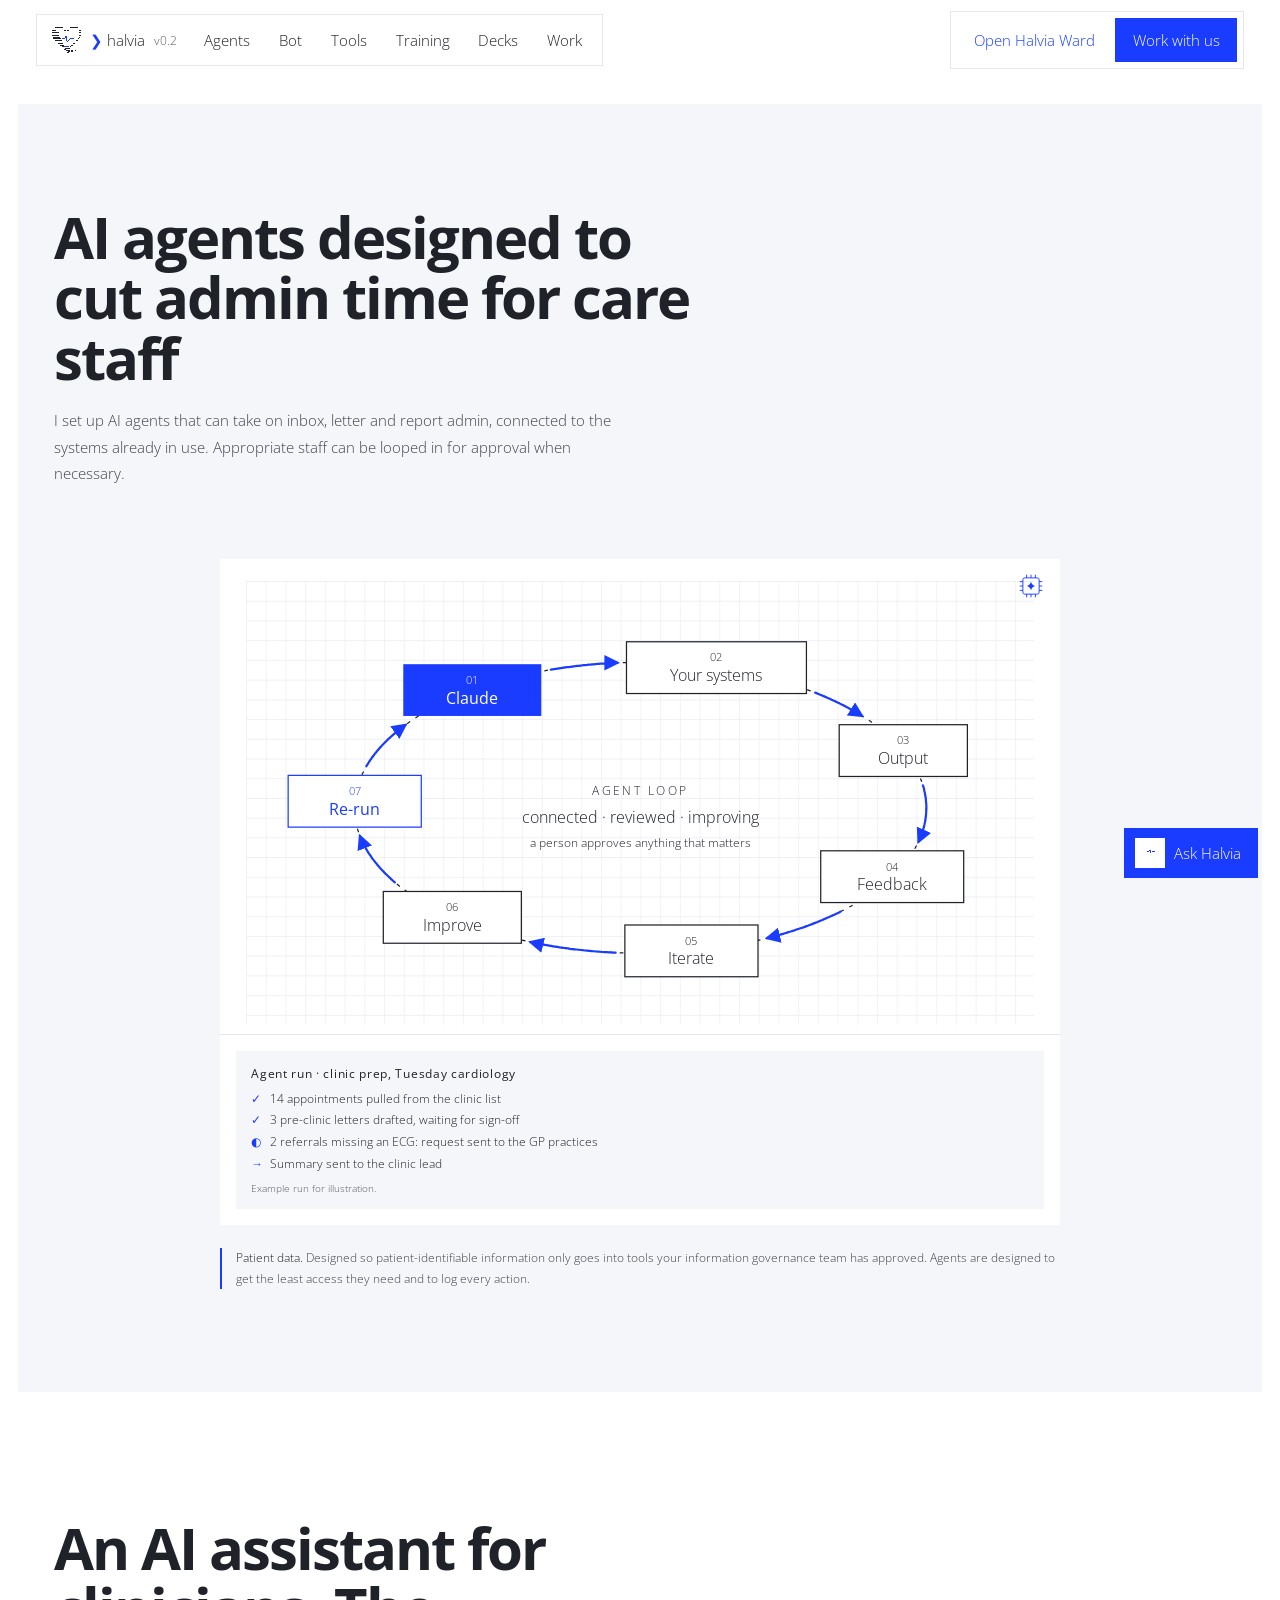
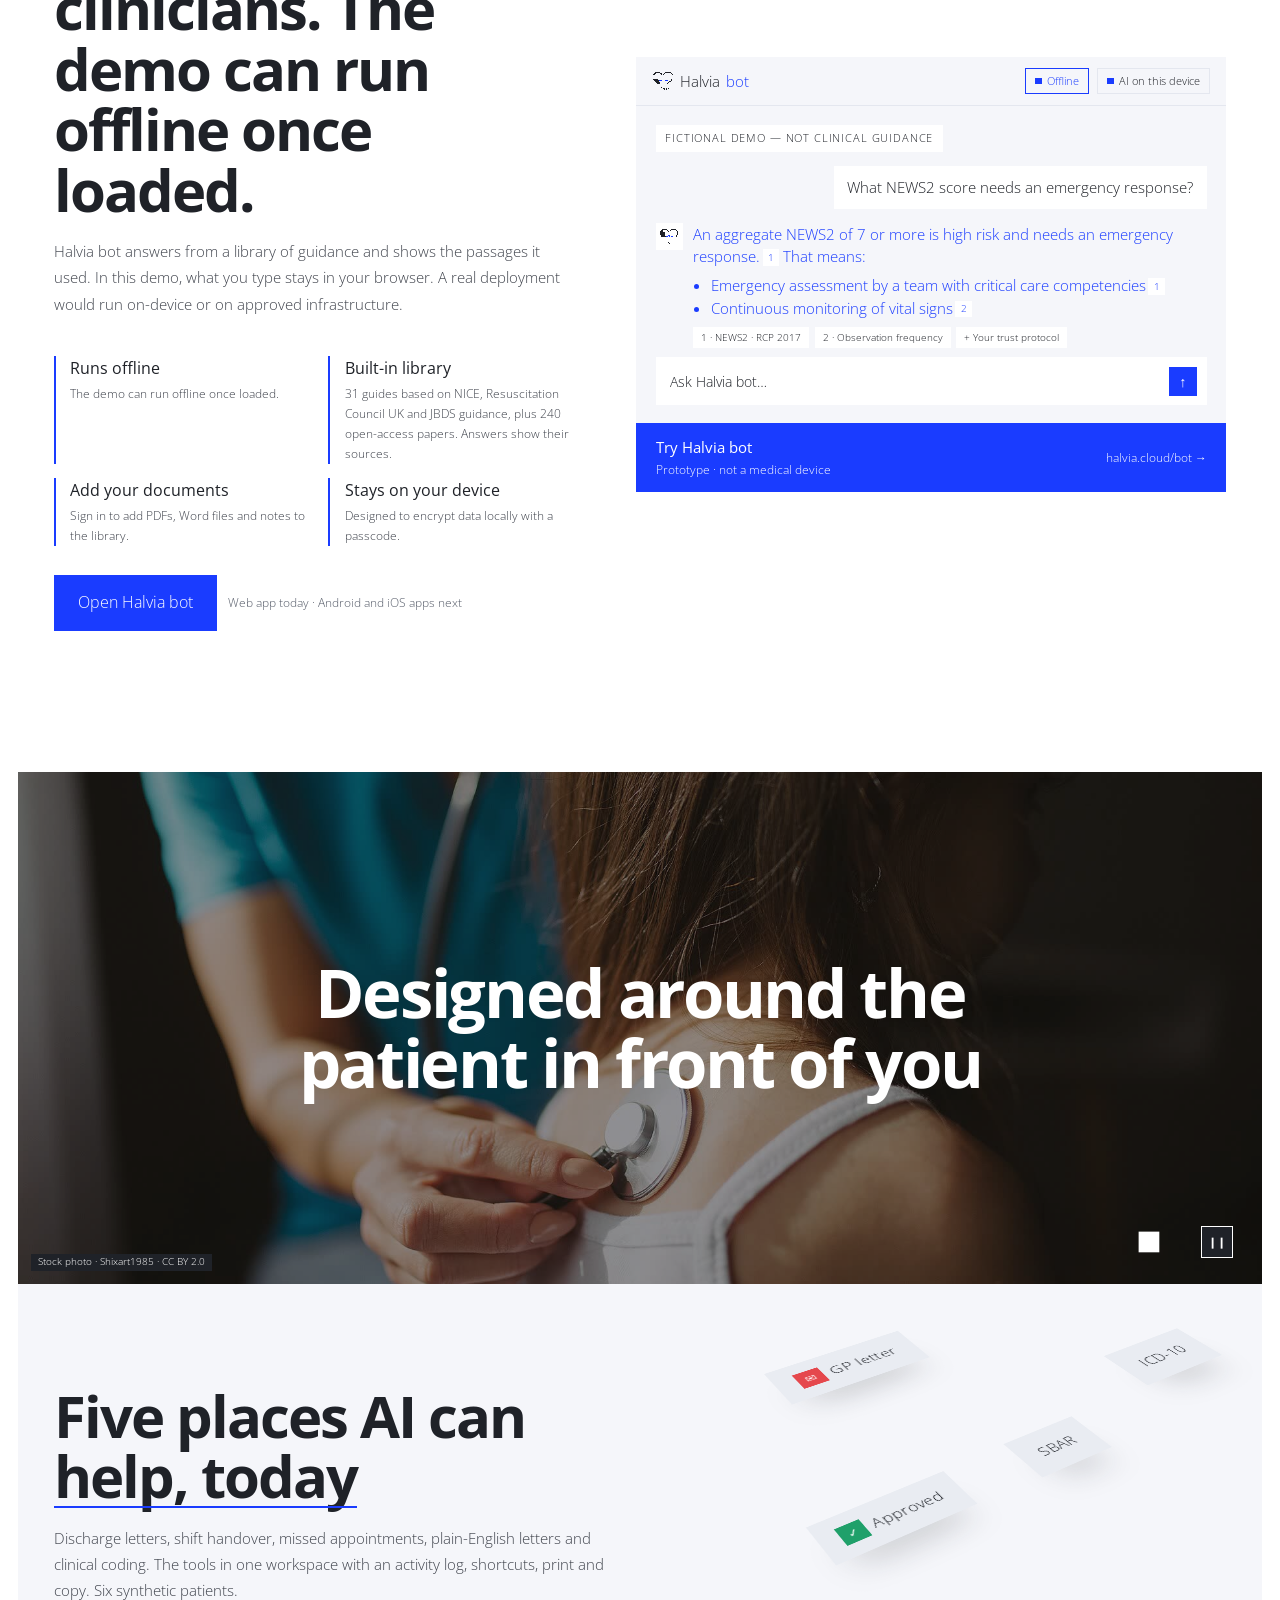
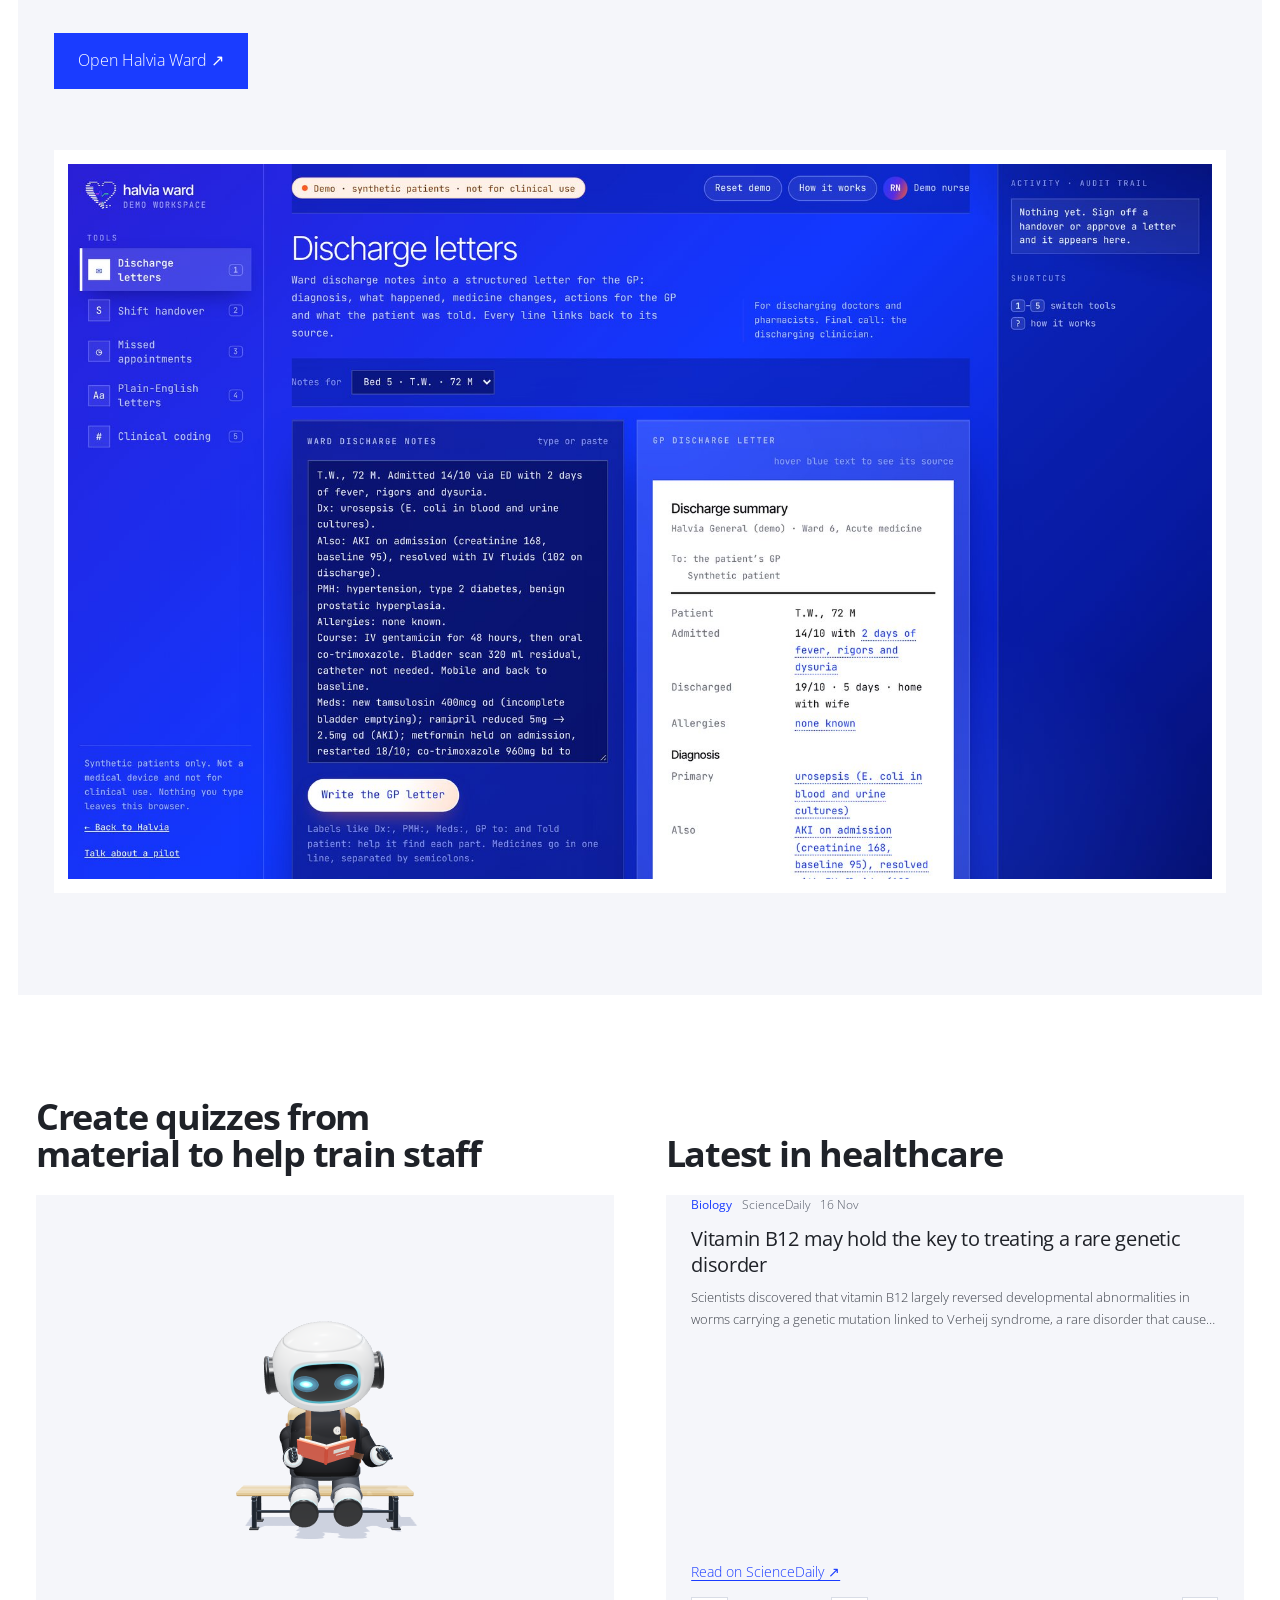
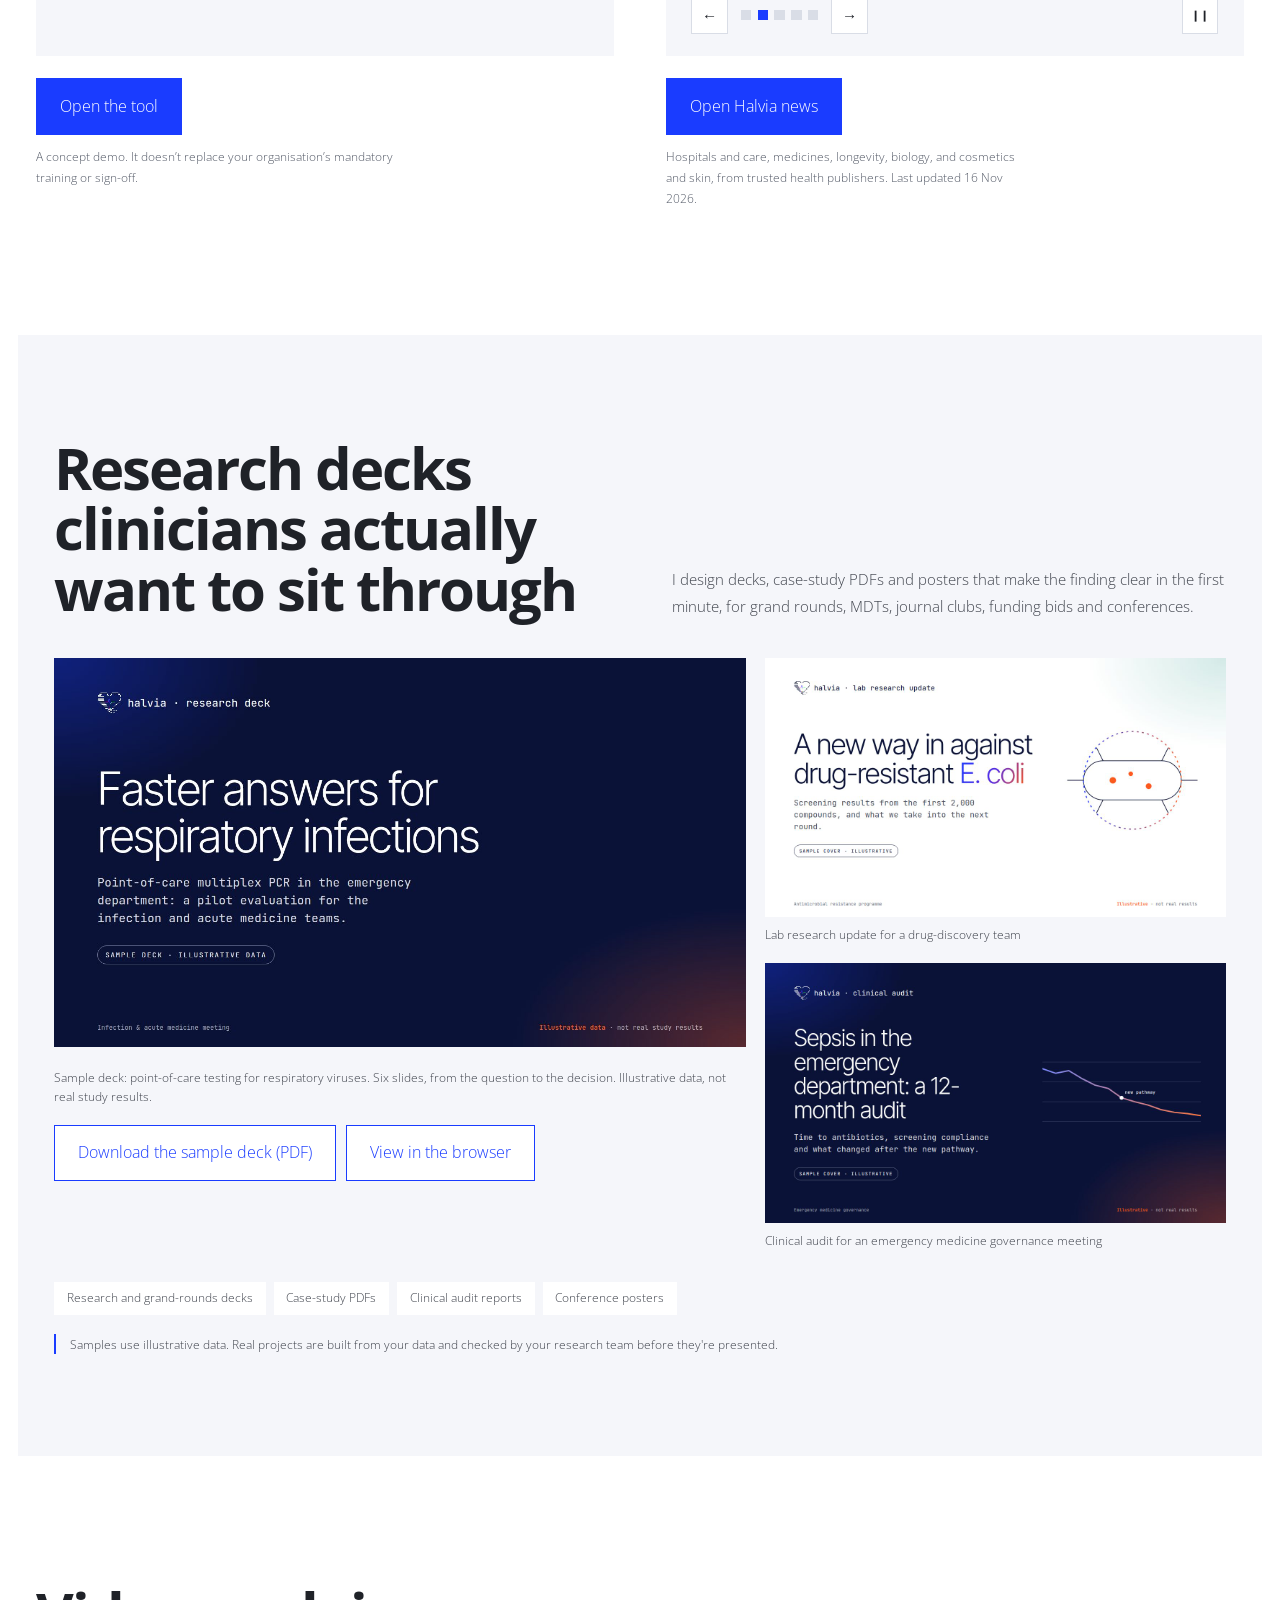
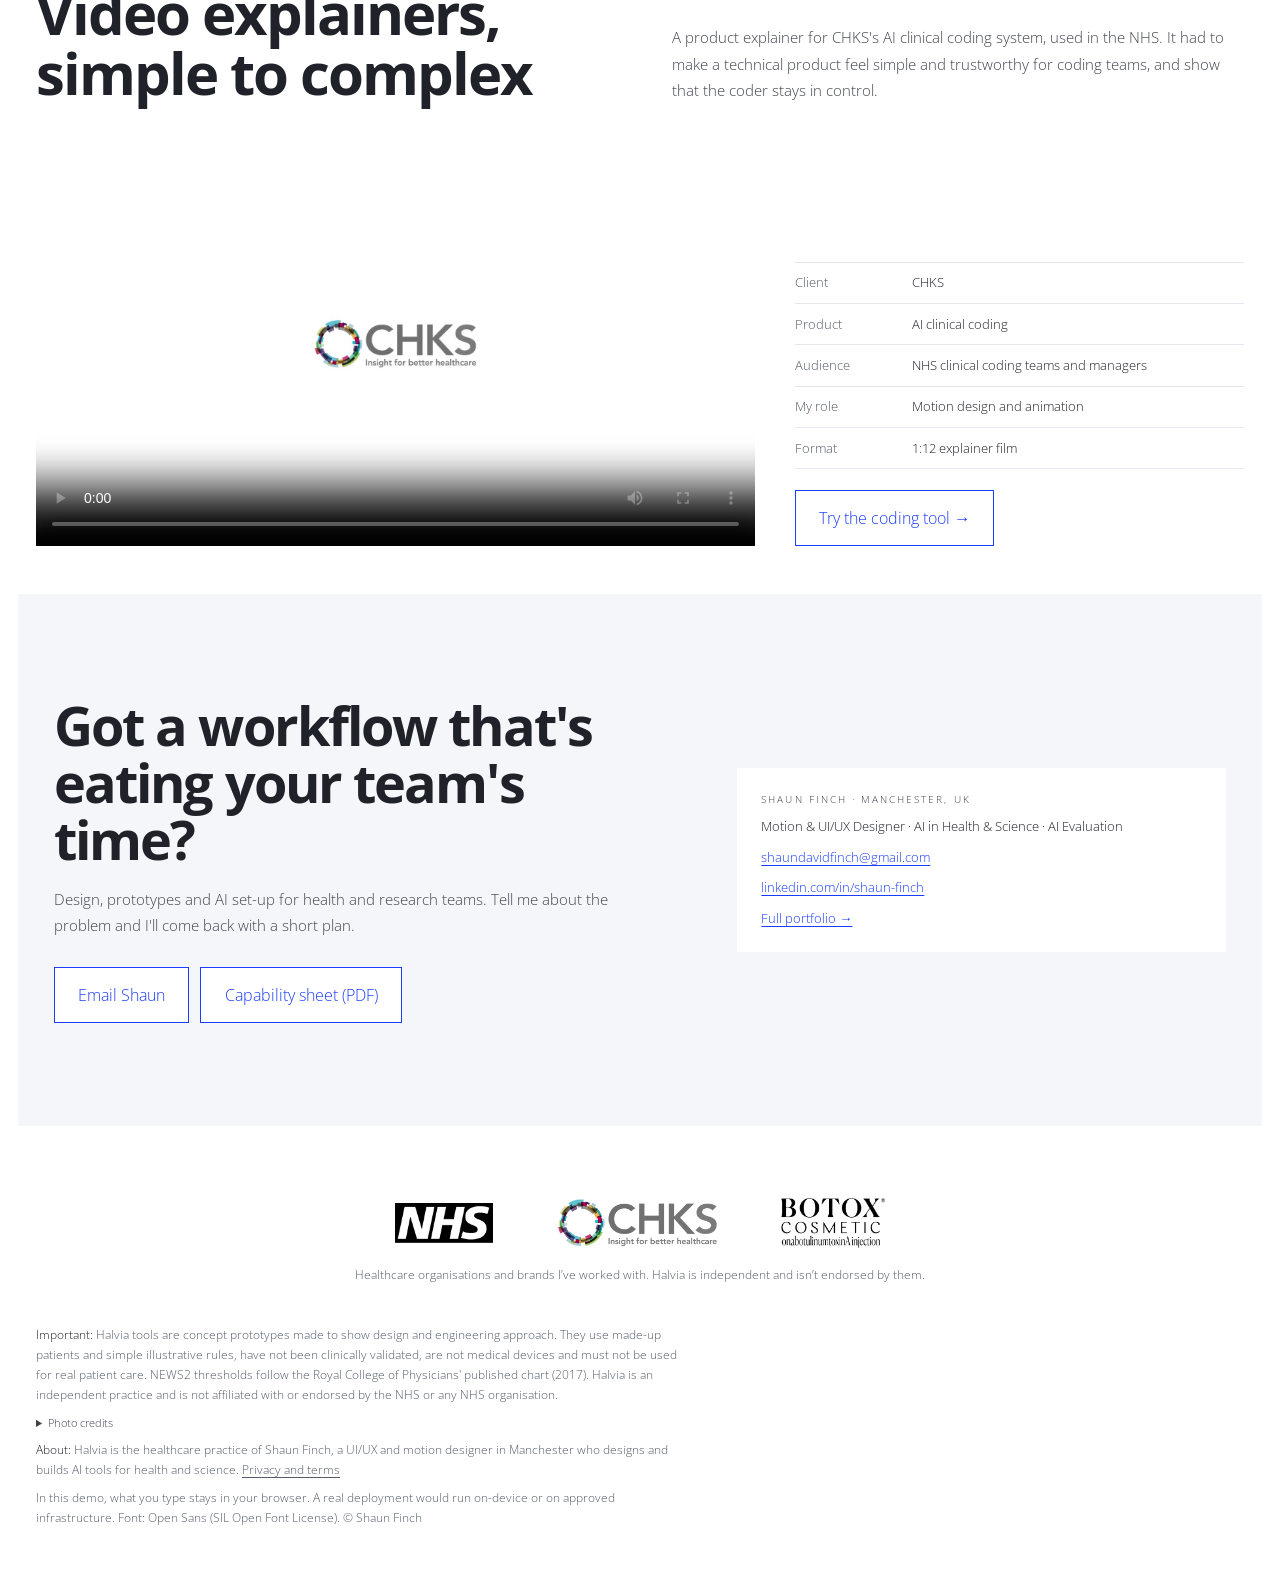
<file: index.html>
<!DOCTYPE html>
<html lang="en-GB">
<head>
<meta charset="utf-8">
<meta name="viewport" content="width=device-width, initial-scale=1">
<title>Halvia — AI systems for healthcare</title>
<meta name="description" content="Halvia: Shaun Finch designs, builds and sets up AI agents and tools for healthcare admin. Five working tools you can try now: discharge letters, shift handover, missed appointments, plain-English letters and clinical coding, plus shipped work for CHKS.">
<meta property="og:type" content="website">
<meta property="og:site_name" content="Shaun Finch">
<meta property="og:title" content="Halvia — AI tools for healthcare you can try today">
<meta property="og:description" content="AI agents and five working tools for healthcare admin: discharge letters, shift handover, missed appointments, plain-English letters and clinical coding. Designed and built by Shaun Finch.">
<meta property="og:url" content="https://halvia.cloud/">
<meta property="og:image" content="https://halvia.cloud/og.png">
<meta property="og:image:width" content="1200">
<meta property="og:image:height" content="630">
<meta name="twitter:card" content="summary_large_image">
<meta name="theme-color" content="#FFFFFF">
<link rel="canonical" href="https://halvia.cloud/">
<link rel="icon" href="favicon.png">
<link rel="stylesheet" href="assets/fonts/fonts.css?v=2">
<link rel="stylesheet" href="assets/intro.css?v=3">
<script>document.documentElement.classList.add('hv-intro')</script>
<script type="importmap">{"imports":{"three":"./gizmo/lib/three.module.min.js"}}</script>
<style>
:root{
  --bg:#FFFFFF;--soft:#FFFFFF;--soft2:#FFFFFF;--line:#E4E7EF;--line2:#D9DDE6;
  --ink:#1F2228;--mute:#3F434C;--dim:#555B68;
  --blue:#1A3CFF;--blue-deep:#1A3CFF;--violet:#1A3CFF;--orange:#1A3CFF;
  --grad:#1A3CFF;
  --sans:"Open Sans",Arial,sans-serif;
  --mono:"Open Sans",Arial,sans-serif;
  --gutter:clamp(1rem,3.4vw,2.25rem);
  color-scheme:light;
}
*,*::before,*::after{box-sizing:border-box}
html{-webkit-text-size-adjust:100%;scroll-behavior:smooth;scroll-padding-top:5.5rem}
body{margin:0;background:var(--bg);color:var(--ink);font-family:var(--mono);font-size:.94rem;line-height:1.65;overflow-x:hidden}
a{color:var(--blue);text-underline-offset:3px;text-decoration-thickness:1px}
a:hover{color:var(--ink)}
:focus-visible{outline:2px solid var(--blue);outline-offset:2px}
.wrap{width:min(80rem,100%);margin-inline:auto;padding-inline:var(--gutter)}
.skip{position:absolute;left:-9999px;top:0;background:var(--ink);color:#FFFFFF;padding:.7rem 1rem;z-index:60}
.skip:focus{left:.5rem;top:.5rem}
.sr{position:absolute;width:1px;height:1px;overflow:hidden;clip:rect(0 0 0 0);white-space:nowrap}
h1,h2,h3{font-family:var(--sans);font-weight:300;letter-spacing:-.035em;line-height:1.05;margin:0}

/* ---------- nav: Okta-style pills ---------- */
.bar{position:sticky;top:0;z-index:50;padding:.7rem 0;background:#FFFFFF}
.bar .wrap{display:flex;align-items:center;gap:.8rem}
.pill{display:flex;align-items:center;gap:.2rem;background:#FFFFFF;backdrop-filter:blur(12px);-webkit-backdrop-filter:blur(12px);border:1px solid var(--line);border-radius:0;padding:.35rem .45rem .35rem .9rem;box-shadow:none}
.mark{display:flex;align-items:center;gap:.55rem;color:var(--ink);text-decoration:none;font-weight:500;margin-right:.7rem}
.mark svg{width:37px;height:32px;flex:none}
.mark .chev{color:#1A3CFF}
.mark .ver{color:var(--dim);font-size:.72rem;font-weight:400}
.pill > a:not(.mark):not(.cta){font-family:var(--sans);font-size:.95rem;color:var(--ink);text-decoration:none;padding:.45rem .8rem;border-radius:0}
.pill > a:not(.mark):not(.cta):hover{background:var(--soft)}
.bar .right{margin-left:auto;padding:.35rem}
.cta{font-family:var(--sans);font-size:.95rem;font-weight:500;text-decoration:none;color:var(--ink);padding:.55rem 1.05rem;border-radius:0;white-space:nowrap}
.cta:hover{background:var(--soft);color:var(--ink)}
.cta.go{background:var(--grad);color:#FFFFFF;box-shadow:none}
.cta.go:hover{filter:brightness(1.08);color:#FFFFFF;background:var(--grad)}
@media (max-width:62rem){.pill > a.nl{display:none}}
@media (max-width:40rem){.bar .right .cta:not(.go){display:none}.mark .ver{display:none}}

/* buttons */
.btn{display:inline-flex;align-items:center;gap:.5rem;font-family:var(--sans);font-size:1.02rem;font-weight:500;text-decoration:none;padding:.85rem 1.45rem;border-radius:0;border:1px solid var(--line2);color:var(--ink);background:#FFFFFF;cursor:pointer;white-space:nowrap}
.btn:hover{border-color:var(--line);background:var(--soft);color:var(--ink)}
.btn.go{background:var(--grad);border-color:transparent;color:#FFFFFF;box-shadow:none}
.btn.go:hover{filter:brightness(1.08);background:var(--grad);color:#FFFFFF}
.btn.dark{background:var(--ink);border-color:var(--ink);color:#FFFFFF}
.btn.dark:hover{background:#1F2228;color:#FFFFFF}
.btn.light{background:#FFFFFF;border-color:var(--line);color:var(--blue-deep)}
.btn.outline-w{background:transparent;border-color:var(--line);color:var(--ink)}
.btn.outline-w:hover{background:transparent;color:var(--ink)}
.actions{display:flex;flex-wrap:wrap;gap:.7rem;margin-top:1.8rem}

/* labels and intros */
.eyebrow{font-size:.72rem;letter-spacing:.2em;text-transform:uppercase;color:var(--mute);margin:0 0 1rem;display:flex;align-items:center;gap:.6rem}
.sec{padding-block:clamp(3.5rem,8vw,6.5rem)}
.sec h2{font-size:clamp(2.1rem,4.6vw,3.6rem);max-width:20ch}
.intro{color:var(--mute);margin:1.1rem 0 2.4rem;max-width:62ch;font-size:.92rem;line-height:1.8}
.split2{display:grid;grid-template-columns:minmax(0,1fr) minmax(0,1fr);gap:1.5rem 4rem;align-items:end;margin-bottom:2.4rem}
.split2 .intro{margin:0}
@media (max-width:56rem){.split2{grid-template-columns:minmax(0,1fr)}}

/* ---------- hero ---------- */
@keyframes drift{50%{translate:0 -8px}}


/* CHKS case study */
.feature{display:grid;grid-template-columns:minmax(0,1.6fr) minmax(0,1fr);gap:1.5rem 2.5rem;align-items:end}
@media (max-width:60rem){.feature{grid-template-columns:minmax(0,1fr)}}
.vid{margin:0;border-radius:0;overflow:hidden;border:1px solid var(--line);background:#FFFFFF;box-shadow:none}
.vid video{display:block;width:100%;height:auto;aspect-ratio:16/9;background:#FFFFFF}
.facts{margin:0;font-size:.8rem}
.facts div{display:grid;grid-template-columns:6.5rem minmax(0,1fr);gap:.8rem;padding:.6rem 0;border-bottom:1px solid var(--line)}
.facts div:first-child{border-top:1px solid var(--line)}
.facts dt{color:var(--dim)}
.facts dd{margin:0}

.pex-in{display:grid;grid-template-columns:minmax(0,.9fr) minmax(0,1.3fr);gap:2rem clamp(2rem,5vw,5rem);align-items:center}
#work{padding-bottom:clamp(1rem,2vw,1.5rem)}
.pex{margin:clamp(3rem,6vw,5rem) clamp(.4rem,1.4vw,1.25rem) 0;padding-block:clamp(1.5rem,4vw,3rem);background:var(--soft);border:1px solid var(--line)}
@media (max-width:56rem){.pex-in{grid-template-columns:minmax(0,1fr)}}
.phone{justify-self:center;width:min(19rem,78vw);aspect-ratio:9/16;border-radius:0;padding:9px;background:#1F2228;box-shadow:none}
.phone video{display:block;width:100%;height:100%;object-fit:cover;border-radius:0;background:#1F2228}
.pex h2{font-size:clamp(1.9rem,3.6vw,2.8rem);max-width:18ch}
.pex .intro{margin:1rem 0 1.4rem}
.note2{font-size:.74rem;color:var(--dim);line-height:1.7;margin:1.2rem 0 0;padding-left:.9rem;border-left:2px solid #1A3CFF}
.note2 b{color:var(--ink);font-weight:500}

/* ---------- case studies: vivid electric-blue panel ---------- */
#cases{position:relative;margin:0 clamp(.4rem,1.4vw,1.25rem);border-radius:0;overflow:clip;isolation:isolate;color:var(--ink);
  background:#1A3CFF}
#cases > .wrap{position:relative;z-index:1}
#cases .eyebrow{color:var(--ink)}
#cases h2{color:var(--ink);max-width:16ch}
#cases .intro{color:var(--mute)}
.floaters{position:absolute;top:0;right:0;width:min(46rem,60%);height:24rem;pointer-events:none;z-index:0;perspective:900px}
.ft{position:absolute;display:inline-flex;align-items:center;gap:.55rem;padding:1rem 1.4rem;border-radius:0;font-size:1.1rem;font-weight:500;color:var(--ink);letter-spacing:.02em;
  background:transparent;border:1px solid var(--line);
  box-shadow:none;
  transform:rotateX(52deg) rotateZ(-32deg);backdrop-filter:blur(6px);-webkit-backdrop-filter:blur(6px);animation:drift 7s ease-in-out infinite}
.ft i{font-style:normal;display:inline-grid;place-items:center;width:1.7rem;height:1.7rem;border-radius:0;font-size:.9rem;background:#1A3CFF;box-shadow:none}
.ft.f1{top:5rem;right:21rem;animation-delay:-1s}
.ft.f2{top:9.5rem;right:10rem;animation-delay:-3s}
.ft.f3{top:4.2rem;right:3rem;animation-delay:-5s}
.ft.f4{top:14rem;right:18rem;animation-delay:-2s}
.ft.f4 i{background:#1A3CFF;box-shadow:none}
@media (max-width:64rem){.floaters{display:none}}
.console{display:grid;grid-template-columns:15.5rem minmax(0,1fr);gap:2rem}
.console > div{min-width:0}
.railhead{font-size:.66rem;color:var(--ink);text-transform:uppercase;letter-spacing:.2em;margin:0 0 .9rem}
.rail{display:flex;flex-direction:column;gap:.2rem}
/* The menu and the note below it are pinned together, so nothing scrolls beneath the menu. Only on screens tall enough to hold them. */
@media (min-width:60.01rem) and (min-height:43rem){.console > div:first-child{position:sticky;top:5.5rem;align-self:start}}
.tab{all:unset;box-sizing:border-box;display:grid;grid-template-columns:1.6rem 1fr;align-items:baseline;gap:.5rem;padding:.65rem .75rem;border-radius:0;cursor:pointer;min-width:0;color:var(--ink)}
.tab:hover{background:transparent}
.tab:focus-visible{outline:2px solid #FFFFFF;outline-offset:1px}
.tab[aria-selected="true"]{background:transparent;color:var(--ink);box-shadow:inset 3px 0 0 #FFFFFF}
.tab .ic{font-size:.7rem;color:var(--ink)}
.tab[aria-selected="true"] .ic{color:var(--ink)}
.tab .nm{font-size:.86rem;line-height:1.3}
.tab .nm small{display:block;color:var(--mute);font-size:.72rem;margin-top:.15rem}
.tab .new{display:inline-block;margin-left:.35rem;font-size:.58rem;letter-spacing:.1em;text-transform:uppercase;padding:.05rem .35rem;border-radius:0;background:#1A3CFF;color:#1A3CFF;vertical-align:middle}
.more{padding:.9rem .75rem 0;font-size:.74rem;color:var(--mute);line-height:1.6;margin-top:1rem;border-top:1px solid var(--line)}
.more b{display:block;color:var(--mute);font-weight:400;letter-spacing:.2em;text-transform:uppercase;font-size:.62rem;margin-bottom:.4rem}
.more a{color:var(--mute)}
@media (max-width:60rem){
  .console{grid-template-columns:minmax(0,1fr);gap:1.2rem}
  .rail{flex-direction:row;overflow-x:auto;padding-bottom:.4rem;scrollbar-width:thin;position:static}
  .tab{flex:0 0 12.5rem}
  .more{display:none}
}
.panel[hidden]{display:none}
.phead{padding:.2rem 0 1.4rem;margin-bottom:1.3rem;border-bottom:1px solid var(--line);display:grid;grid-template-columns:minmax(0,1fr) auto;gap:1rem 2rem;align-items:start}
.phead .uri{font-size:.72rem;color:var(--mute);margin:0 0 .5rem}
.phead h3{font-size:clamp(1.6rem,2.8vw,2.3rem);color:var(--ink);max-width:22ch}
.phead p{margin:.7rem 0 0;color:var(--mute);max-width:62ch;font-size:.86rem;line-height:1.75}
.phead p b{color:var(--mute);font-weight:500}
.basis{font-size:.74rem;color:var(--mute);border-left:1px solid var(--line);padding:.1rem 0 .1rem 1rem;max-width:17rem;line-height:1.65}
.basis b{display:block;color:var(--ink);font-weight:400;text-transform:uppercase;letter-spacing:.2em;font-size:.62rem;margin:0 0 .3rem}
.basis b + span{display:block;margin-bottom:.7rem}
.basis a{color:var(--ink)}
.basis .full{display:inline-flex;margin-top:.2rem;font-size:.74rem;color:#1A3CFF;background:#FFFFFF;border-radius:0;padding:.4rem .8rem;text-decoration:none;font-weight:500}
.basis .full:hover{background:#FFFFFF}
@media (max-width:52rem){.phead{grid-template-columns:minmax(0,1fr)}.basis{max-width:none}}
.cs{display:grid;grid-template-columns:repeat(3,minmax(0,1fr));gap:1rem 1.5rem;margin-top:1.4rem;padding-top:1.2rem;border-top:1px dashed var(--line)}
.cs b{display:block;font-weight:400;font-size:.62rem;letter-spacing:.2em;text-transform:uppercase;color:var(--ink);margin-bottom:.35rem}
.cs p{margin:0;font-size:.78rem;color:var(--mute);line-height:1.7}
@media (max-width:48rem){.cs{grid-template-columns:minmax(0,1fr)}}
.appcta{display:flex;align-items:center;gap:1rem 2rem;flex-wrap:wrap;margin-top:2.5rem;padding:1.3rem 1.5rem;border-radius:0;background:transparent;border:1px solid var(--line)}
.appcta p{margin:0;flex:1;min-width:16rem;font-size:.86rem;color:var(--mute)}
.appcta p b{display:block;font-family:var(--sans);font-weight:400;font-size:1.5rem;letter-spacing:-.02em;color:var(--mute);margin-bottom:.2rem}

/* how the demos work */

/* ---------- navy sections (medtech, decks) ---------- */
.navy-sec{position:relative;margin:clamp(1rem,2vw,1.5rem) clamp(.4rem,1.4vw,1.25rem);border-radius:0;overflow:clip;isolation:isolate;color:var(--ink);
  background:#1F2228}
.navy-sec .eyebrow{color:var(--ink)}
.navy-sec h2{color:var(--ink)}
.navy-sec .intro{color:var(--mute)}
.navy-sec a{color:var(--ink)}
.ncards{display:grid;grid-template-columns:repeat(3,minmax(0,1fr));gap:1rem}
@media (max-width:64rem){.ncards{grid-template-columns:repeat(2,minmax(0,1fr))}}
@media (max-width:40rem){.ncards{grid-template-columns:minmax(0,1fr)}}
.ncard{border-radius:0;padding:1.45rem 1.4rem 1.3rem;background:transparent;border:1px solid var(--line);display:flex;flex-direction:column;gap:.7rem;min-width:0}
.ncard .ic{display:inline-grid;place-items:center;width:2.4rem;height:2.4rem;border-radius:0;background:transparent;border:1px solid var(--line);font-size:1.05rem}
.ncard h3{font-size:1.55rem;color:var(--ink)}
.ncard p{margin:0;font-size:.8rem;line-height:1.7;color:var(--mute)}
.ncard ul{margin:0;padding:0;list-style:none;font-size:.76rem;line-height:1.6;color:var(--mute);display:flex;flex-direction:column;gap:.3rem}
.ncard li::before{content:"\2192  ";color:var(--mute)}
.ncard .std{margin-top:auto;display:flex;flex-wrap:wrap;gap:.35rem;padding-top:.6rem}
.ncard .std span{font-size:.64rem;letter-spacing:.04em;padding:.12rem .5rem;border-radius:0;border:1px solid var(--line);color:var(--ink)}
.nrow{display:grid;grid-template-columns:minmax(0,1.1fr) minmax(0,1fr);gap:1.5rem 3rem;align-items:center;margin-top:2.2rem}
@media (max-width:56rem){.nrow{grid-template-columns:minmax(0,1fr)}}
.term{border-radius:0;background:#1F2228;border:1px solid var(--line);box-shadow:none;overflow:hidden;font-size:.78rem}
.term .tb{display:flex;align-items:center;gap:.4rem;padding:.6rem .9rem;border-bottom:1px solid var(--line);color:var(--ink);font-size:.7rem}
.term .tb i{width:.55rem;height:.55rem;border-radius:0;background:transparent}
.term .tb span{margin-left:.5rem}
.term ul{list-style:none;margin:0;padding:.9rem 1rem 1rem;display:flex;flex-direction:column;gap:.4rem;line-height:1.55}
.term li{display:grid;grid-template-columns:1.4rem 1fr;gap:.3rem;color:var(--mute)}
.term .ok{color:var(--ink)}.term .mid{color:var(--ink)}.term .bad{color:var(--ink)}.term .go{color:var(--ink)}
.term small{display:block;padding:0 1rem .9rem;color:var(--mute);font-size:.66rem}
.fineprint{font-size:.74rem;line-height:1.7;color:var(--mute);margin:0;padding-left:.9rem;border-left:2px solid #1A3CFF}
/* Halvia bot */
.hb{display:grid;grid-template-columns:minmax(0,1fr) minmax(0,1.12fr);gap:2.5rem 3.5rem;align-items:center}
@media (max-width:60rem){.hb{grid-template-columns:minmax(0,1fr)}}
.hb h2 em{font-style:normal;background:#1A3CFF;-webkit-background-clip:text;background-clip:text;color:transparent}
.hb-feats{list-style:none;margin:1.6rem 0 1.8rem;padding:0;display:grid;grid-template-columns:1fr 1fr;gap:.9rem 1.4rem}
@media (max-width:34rem){.hb-feats{grid-template-columns:minmax(0,1fr)}}
.hb-feats li{font-size:.78rem;line-height:1.6;color:var(--mute);padding-left:.9rem;border-left:2px solid #1A3CFF}
.hb-feats b{display:block;font-family:var(--sans);font-weight:500;font-size:1rem;color:var(--ink);margin-bottom:.15rem}
.hb .actions{display:flex;flex-wrap:wrap;gap:.7rem;align-items:center}
.navy-sec .hb-shot{display:block;text-decoration:none;border-radius:0;background:#FFFFFF;color:var(--ink);box-shadow:none;overflow:hidden;transition:transform .25s ease,box-shadow .25s ease}
.hb-shot:hover{transform:translateY(-4px);box-shadow:none}
.hb-shot:focus-visible{outline:3px solid #FFFFFF;outline-offset:4px}
.hb-bar{display:flex;align-items:center;gap:.5rem;padding:.7rem 1rem;border-bottom:1px solid var(--line);font-size:.68rem;color:var(--ink)}
.hb-bar .logo{display:flex;align-items:center;gap:.4rem;font-family:var(--sans);font-size:.92rem;color:var(--ink);margin-right:auto}
.hb-bar .logo svg{width:1.3rem;height:1.15rem}
.hb-bar .logo b{font-weight:300;background:var(--grad);-webkit-background-clip:text;background-clip:text;color:transparent}
.hb-pill{display:inline-flex;align-items:center;gap:.35rem;border:1px solid var(--line);border-radius:0;padding:.18rem .55rem;white-space:nowrap}
.hb-pill i{width:.42rem;height:.42rem;border-radius:0;background:#1A3CFF}
.hb-pill.off{border-color:#1A3CFF;color:#1A3CFF}.hb-pill.off i{background:#1A3CFF}
.hb-body{padding:1.2rem 1.2rem .6rem;display:flex;flex-direction:column;gap:.9rem;background:#FFFFFF}
.hb-q{align-self:flex-end;background:#FFFFFF;border-radius:0;padding:.55rem .85rem;font-family:var(--sans);font-size:.95rem;max-width:85%}
.hb-a{display:grid;grid-template-columns:1.7rem minmax(0,1fr);gap:.65rem;font-family:var(--sans);font-size:.92rem;line-height:1.5}
.hb-a .av{width:1.7rem;height:1.7rem;border:1px solid var(--line);border-radius:0;display:grid;place-items:center;background:#FFFFFF}
.hb-a .av svg{width:1.1rem;height:1rem}
.hb-a p{margin:0 0 .45rem}
.hb-a ul{margin:0 0 .5rem;padding-left:1.1rem}
.hb-a sup{display:inline-grid;place-items:center;min-width:1.05rem;height:1.05rem;border-radius:0;background:#FFFFFF;font:500 .6rem/1 var(--mono);vertical-align:.15em;margin-left:.15rem}
.hb-src{display:flex;flex-wrap:wrap;gap:.35rem}
.hb-src span{font-family:var(--mono);font-size:.62rem;border:1px solid var(--line);border-radius:0;padding:.2rem .5rem;color:var(--ink);background:#FFFFFF}
.hb-comp{margin:0 1.2rem 1.1rem;border:1px solid var(--line);border-radius:0;padding:.6rem .6rem .6rem .9rem;display:flex;align-items:center;gap:.6rem;color:var(--ink);font-family:var(--sans);font-size:.9rem}
.hb-comp span{margin-right:auto}
.hb-comp i{width:1.8rem;height:1.8rem;border-radius:0;background:var(--grad);display:grid;place-items:center;color:#FFFFFF;font-style:normal;font-size:.9rem}
.hb-open{display:flex;justify-content:space-between;align-items:center;padding:.75rem 1.2rem;background:#1F2228;color:#FFFFFF;font-size:.74rem}
.hb-open b{font-family:var(--sans);font-weight:500;font-size:.95rem}
@media (max-width:30rem){.hb-pill:not(.off),.hb-open > span:last-child{display:none}}
@media (prefers-reduced-motion:reduce){.hb-shot,.hb-shot:hover{transition:none;transform:none}}
/* decks */
.decks{display:grid;grid-template-columns:minmax(0,1.5fr) minmax(0,1fr);gap:1.2rem;align-items:start}
@media (max-width:60rem){.decks{grid-template-columns:minmax(0,1fr)}}
.slideimg{display:block;width:100%;height:auto;aspect-ratio:16/9;border-radius:0;border:1px solid var(--line);box-shadow:none;background:#1F2228}
.dfeat{display:flex;flex-direction:column;gap:.8rem;margin:0}
.dstrip{display:grid;grid-template-columns:repeat(3,minmax(0,1fr));gap:.6rem}
.dside{display:flex;flex-direction:column;gap:1.2rem}
.dside figure{margin:0}
.dside figcaption,.dfeat figcaption{font-size:.72rem;color:var(--mute);margin-top:.5rem}
.dcta{display:flex;flex-wrap:wrap;gap:.6rem;margin-top:.4rem}
.dlist{display:flex;flex-wrap:wrap;gap:.5rem;margin:2rem 0 1.2rem;padding:0;list-style:none}
.dlist li{font-size:.76rem;padding:.4rem .8rem;border-radius:0;background:transparent;border:1px solid var(--line);color:var(--mute)}
/* ---------- science banner (photo slideshow) ---------- */
.sci{position:relative;margin:clamp(1.5rem,3vw,2.5rem) clamp(.4rem,1.4vw,1.25rem) 0;border-radius:0;overflow:hidden;height:clamp(19rem,40vw,34rem);background:#1F2228;isolation:isolate}
.sci-slide{position:absolute;inset:0;margin:0;opacity:0;transition:opacity 1.4s ease}
.sci-slide.on{opacity:1}
.sci-slide img{width:100%;height:100%;object-fit:cover;display:block;transform:scale(1.08);transition:transform 8s linear}
.sci-slide.on img{transform:scale(1)}
.sci-slide::after{content:"";position:absolute;inset:0;background:#1F2228}
.sci-slide figcaption{position:absolute;inset:0;z-index:1;display:grid;place-items:center;text-align:center;padding:1.5rem}
.sci-slide figcaption span{font-family:var(--sans);font-weight:300;font-size:clamp(2rem,5.2vw,4.4rem);letter-spacing:-.035em;line-height:1.05;color:#FFFFFF;max-width:18ch;text-shadow:none}
.sci-ctl{position:absolute;right:clamp(1rem,2.4vw,1.8rem);bottom:clamp(1rem,2.4vw,1.6rem);z-index:2;display:flex;align-items:center;gap:.45rem}
.sci-ctl button{all:unset;cursor:pointer;width:1.15rem;height:1.15rem;border-radius:0;background:transparent;transition:background .2s,transform .2s}
.sci-ctl button[aria-current="true"]{background:#FFFFFF;transform:scale(1.15)}
.sci-ctl button.pp{width:1.9rem;height:1.9rem;margin-left:.6rem;display:grid;place-items:center;background:#1F2228;color:#FFFFFF;font-size:.7rem;border:1px solid #FFFFFF}
.sci-ctl button:focus-visible{outline:2px solid #FFFFFF;outline-offset:3px}
.sci-cap{position:absolute;left:clamp(1rem,2.4vw,1.8rem);bottom:clamp(1rem,2.4vw,1.6rem);z-index:2;font-size:.68rem;color:#FFFFFF;max-width:40ch}
@media (prefers-reduced-motion:reduce){.sci-slide img{transform:none!important;transition:none}}
/* photo strip in the medtech section */
.nphotos{display:grid;grid-template-columns:1.1fr 1fr 1fr;gap:1rem;margin-bottom:1.6rem}
@media (max-width:48rem){.nphotos{grid-template-columns:1fr 1fr}.nphotos figure:first-child{grid-column:1/-1}}
.nphotos figure{margin:0;position:relative;border-radius:0;overflow:hidden;height:clamp(10rem,18vw,15rem);border:1px solid var(--line)}
.nphotos img{width:100%;height:100%;object-fit:cover;display:block}
.nphotos figcaption{position:absolute;left:.8rem;bottom:.7rem;font-size:.7rem;letter-spacing:.14em;text-transform:uppercase;color:#FFFFFF;background:#1F2228;backdrop-filter:blur(6px);-webkit-backdrop-filter:blur(6px);padding:.25rem .6rem;border-radius:0}
/* AI agents */
/* Full-width panels share the Decks panel's side margin, so every box lines up edge to edge. */
.agents{margin:clamp(1rem,2vw,1.5rem) clamp(.4rem,1.4vw,1.25rem);background:var(--soft);border:1px solid var(--line);overflow:hidden}
.agrid{display:grid;grid-template-columns:minmax(0,1fr) minmax(0,1fr);gap:1.5rem 3rem;align-items:stretch;margin-top:.5rem}
@media (max-width:60rem){.agrid{grid-template-columns:minmax(0,1fr)}}
.aphoto{margin:0;position:relative;border-radius:0;overflow:hidden;min-height:24rem;border:1px solid var(--line)}
/* Logo tiles fill the frame above the agent-run card. */
.aphoto{background:#FFFFFF;display:flex;flex-direction:column}
.alogos{flex:1;display:grid;grid-template-columns:repeat(3,minmax(0,1fr));border-bottom:1px solid var(--line)}
.aphoto .alog{position:static;margin:1rem}
.alogos .lg{display:flex;flex-direction:column;align-items:center;justify-content:center;gap:.9rem;padding:1.6rem .6rem 1.1rem;min-height:9.5rem}
.alogos .lg + .lg{border-left:1px solid var(--line)}
.alogos img{height:clamp(2.2rem,4.5vw,3.4rem);width:auto;display:block}
.alogos b{font-family:var(--sans);font-weight:500;font-size:clamp(1.7rem,3.4vw,2.4rem);line-height:1;letter-spacing:-.03em;color:var(--ink);height:clamp(2.2rem,4.5vw,3.4rem);display:flex;align-items:center}
.alogos span{font-size:.64rem;letter-spacing:.16em;text-transform:uppercase;color:var(--dim)}
.alog{position:absolute;left:1rem;right:1rem;bottom:1rem;border-radius:0;background:#1F2228;backdrop-filter:blur(8px);-webkit-backdrop-filter:blur(8px);color:var(--ink);font-size:.74rem;padding:.8rem .95rem;border:1px solid var(--line)}
.alog b{display:block;font-weight:500;margin-bottom:.4rem;font-size:.72rem;letter-spacing:.06em}
.alog ul{list-style:none;margin:0;padding:0;display:flex;flex-direction:column;gap:.25rem;line-height:1.5}
.alog li{display:grid;grid-template-columns:1.2rem 1fr}
.alog .ok{color:var(--ink)}.alog .mid{color:var(--ink)}.alog .go{color:var(--ink)}
.alog small{display:block;margin-top:.45rem;color:var(--mute);font-size:.64rem}
.acards{display:grid;grid-template-columns:repeat(2,minmax(0,1fr));gap:.8rem}
@media (max-width:34rem){.acards{grid-template-columns:minmax(0,1fr)}}
.acard:last-child:nth-child(odd){grid-column:1/-1}
.acard{border-radius:0;background:#FFFFFF;border:1px solid var(--line);padding:1rem 1.05rem}
.acard b{display:block;font-family:var(--sans);font-weight:400;font-size:1.2rem;letter-spacing:-.015em;margin-bottom:.3rem}
.acard p{margin:0;font-size:.76rem;line-height:1.65;color:var(--mute)}
.tools-used{display:flex;flex-wrap:wrap;gap:.5rem;align-items:center;margin:1.4rem 0 0;font-size:.74rem;color:var(--dim)}
.tools-used span.t{padding:.3rem .75rem;border-radius:0;background:#FFFFFF;border:1px solid var(--line2);color:var(--ink)}
.aflow{display:flex;flex-wrap:wrap;gap:.5rem;margin:1.6rem 0 0;padding:0;list-style:none;counter-reset:a}
.aflow li{counter-increment:a;flex:1 1 9rem;border-radius:0;padding:.75rem .85rem;background:#FFFFFF;border:1px solid var(--line);font-size:.76rem;color:var(--mute)}
.aflow li::before{content:"0" counter(a);display:block;font-size:.62rem;letter-spacing:.18em;color:var(--violet);margin-bottom:.25rem}
.aflow li b{display:block;font-family:var(--sans);font-weight:400;font-size:1.05rem;color:var(--ink)}
.safe{margin:1.4rem 0 0;font-size:.76rem;line-height:1.7;color:var(--mute);padding-left:.9rem;border-left:2px solid #1A3CFF}
.safe b{color:var(--ink);font-weight:500}
.credits{font-size:.68rem;color:var(--dim);line-height:1.7}
.credits summary{cursor:pointer;color:var(--mute)}
.credits ul{margin:.4rem 0 0;padding-left:1rem}
.credits a{color:var(--dim)}

/* contact */
.contact{margin:clamp(1rem,2vw,1.5rem) clamp(.4rem,1.4vw,1.25rem);color:var(--ink);position:relative;overflow:hidden;isolation:isolate;
  background:#1A3CFF}
.contact .in{display:grid;grid-template-columns:minmax(0,1.3fr) minmax(0,1fr);gap:2rem 3rem;align-items:center}
@media (max-width:56rem){.contact .in{grid-template-columns:minmax(0,1fr)}}
.contact h2{color:var(--ink);font-size:clamp(2.1rem,4.4vw,3.4rem);max-width:18ch}
.contact .eyebrow{color:var(--ink)}
.contact .intro{color:var(--mute);margin-bottom:0}
.card-w{border-radius:0;padding:1.4rem 1.5rem;background:transparent;border:1px solid var(--line);backdrop-filter:blur(12px);-webkit-backdrop-filter:blur(12px);font-size:.82rem;display:flex;flex-direction:column;gap:.55rem}
.card-w a{color:var(--ink);word-break:break-all}
.card-w small{font-size:.64rem;letter-spacing:.2em;text-transform:uppercase;color:var(--mute)}

/* healthcare logos above the footer: small, in one row */
.hlogos{padding-block:clamp(2rem,4vw,3rem) .5rem;background:#FFFFFF}
.hlogos ul{list-style:none;margin:0;padding:0;display:flex;flex-wrap:wrap;align-items:center;justify-content:center;gap:clamp(1.8rem,5vw,4rem)}
.hlogos li{display:flex;align-items:center}
.hlogos img{display:block;width:auto;height:clamp(28px,3.4vw,40px)}
.hlogos li:nth-child(2) img{height:clamp(32px,4vw,48px)}
.hlogos li:nth-child(3) img{height:clamp(34px,4.2vw,50px)}
.hlogos p{margin:1.1rem auto 0;text-align:center;font-size:.74rem;color:var(--dim)}
.foot{padding-block:2rem 3rem;font-size:.72rem;color:var(--dim)}
.foot .wrap{display:flex;flex-direction:column;gap:.5rem}
.foot p{margin:0;max-width:92ch;line-height:1.75}

/* ---------- Ask Halvia (scripted helper) ---------- */
.ask-btn{position:fixed;right:clamp(.8rem,2vw,1.4rem);bottom:clamp(.8rem,2vw,1.4rem);z-index:80;display:inline-flex;align-items:center;gap:.55rem;border:0;border-radius:0;padding:.6rem 1.05rem .6rem .65rem;background:var(--ink);color:#FFFFFF;font-family:var(--sans);font-size:.95rem;font-weight:500;cursor:pointer;box-shadow:none}
.ask-btn .av{display:inline-grid;place-items:center;width:1.9rem;height:1.9rem;border-radius:0;background:var(--grad)}
.ask-btn .av svg{width:20px;height:17px}
.ask-btn:hover{background:#1F2228}
@media (max-width:40rem){.ask-btn{padding:.55rem}.ask-btn .lbl{position:absolute;width:1px;height:1px;overflow:hidden;clip:rect(0 0 0 0)}}
.ask{position:fixed;right:clamp(.6rem,2vw,1.4rem);bottom:clamp(4.4rem,8vw,5.2rem);z-index:81;width:min(23rem,calc(100vw - 1.2rem));max-height:min(36rem,calc(100vh - 6rem));display:flex;flex-direction:column;background:#FFFFFF;border:1px solid var(--line);border-radius:0;box-shadow:none;overflow:hidden}
.ask[hidden]{display:none}
.ask .hd{display:flex;align-items:center;gap:.7rem;padding:.9rem 1rem;background:var(--grad);color:#FFFFFF}
.ask .hd .av{display:inline-grid;place-items:center;width:2.4rem;height:2.4rem;border-radius:0;background:#FFFFFF}
.ask .hd .av svg{width:26px;height:22px}
.ask .hd b{display:block;font-family:var(--sans);font-weight:500;font-size:1rem}
.ask .hd small{font-size:.66rem}
.ask .hd button{margin-left:auto;background:transparent;border:0;color:#FFFFFF;border-radius:0;width:2rem;height:2rem;cursor:pointer;font-size:1rem}
.ask .log{flex:1;overflow:auto;padding:1rem;display:flex;flex-direction:column;gap:.6rem;font-size:.8rem;line-height:1.6}
.ask .msg{max-width:88%;padding:.6rem .8rem;border-radius:0;background:var(--soft)}
.ask .msg.me{align-self:flex-end;border-radius:0;background:#FFFFFF}
.ask .msg a{color:var(--blue)}
.ask .chips{display:flex;flex-wrap:wrap;gap:.4rem;padding:0 1rem .7rem}
.ask .chips button,.ask .chips a{border:1px solid #1A3CFF;color:var(--blue-deep);background:#FFFFFF;border-radius:0;padding:.32rem .7rem;font:inherit;font-size:.72rem;cursor:pointer;text-decoration:none}
.ask .chips button:hover,.ask .chips a:hover{background:#FFFFFF}
.ask form{display:flex;gap:.4rem;padding:.7rem;border-top:1px solid var(--line)}
.ask input{flex:1;border:1px solid var(--line2);border-radius:0;padding:.55rem .8rem;font:inherit;font-size:.8rem}
.ask input:focus{outline:none;border-color:var(--blue);box-shadow:none}
.ask form button{border:0;border-radius:0;background:var(--ink);color:#FFFFFF;padding:0 .9rem;cursor:pointer;font:inherit;font-size:.78rem}
.ask .legal{font-size:.64rem;color:var(--dim);padding:0 1rem .8rem;line-height:1.5}

@media (prefers-reduced-motion:reduce){
  html{scroll-behavior:auto}
  *,*::before,*::after{animation-duration:.01ms!important;animation-iteration-count:1!important;transition-duration:.01ms!important}
}

/* Square corners: every container box has 90-degree edges. Buttons, chips, tags and round dots keep their shape.
   Tool demo boxes are squared only here (#cases), so the separate Halvia Ward app is unchanged. */
.vid,.pex,.phone,.phone video,#cases,.ft,.tab,.appcta,.navy-sec,.ncard,.ncard .ic,.term,
.navy-sec .hb-shot,.hb-q,.hb-a .av,.hb-src span,.hb-comp,.slideimg,.sci,.nphotos figure,.agents,.aphoto,.alog,.acard,.aflow li,
.contact,.card-w,.ask,.ask .hd .av,.ask .msg,.ask .msg.me,
#cases .hv-card,#cases .hv-vivid .hv-card,#cases .hv-kpi,#cases .hv-alert,#cases .hv-bed,#cases .hv-draft,#cases .hv-sb,#cases .hv-sb h4 i,
#cases .hv-flags li,#cases .hv-doc,#cases .hv-code,#cases .hv-episode,#cases .hv-letterdoc,#cases .hv-sms,#cases .hv-letter,#cases .hv-tag,#cases .hv-pts,
#cases .hv textarea,#cases .hv input[type="text"],#cases .hv input[type="number"],#cases .hv select{border-radius:0}

/* Nov 2026: top line, generic AI icon, demo flag, photo credits, standards label */
.topline{margin:0 0 1.8rem;padding:.75rem 1rem;border:1px solid var(--line2);background:var(--soft);font-size:.88rem;line-height:1.5;color:var(--ink);border-radius:0}
.aiicon{flex:1;display:flex;flex-direction:column;align-items:center;justify-content:center;gap:1rem;padding:1.8rem .8rem 1.3rem;min-height:9.5rem;border-bottom:1px solid var(--line);color:var(--blue)}
.aiicon svg{width:clamp(3.4rem,6vw,4.6rem);height:auto;display:block}
.aiicon span{font-size:.64rem;letter-spacing:.16em;text-transform:uppercase;color:var(--dim)}
.hb-flag{align-self:flex-start;font-size:.66rem;font-weight:600;letter-spacing:.08em;text-transform:uppercase;color:#1A3CFF;background:#FFFFFF;border:1px solid #1A3CFF;padding:.28rem .6rem;border-radius:0}
.pcred{position:absolute;z-index:2;font-size:.6rem;line-height:1.3;color:#FFFFFF;background:#1F2228;padding:.15rem .45rem}
.sci-slide .pcred{left:.8rem;bottom:.8rem}
@media (max-width:640px){.sci-slide .pcred{bottom:auto;top:.7rem}}
.nphotos .pcred{right:.6rem;top:.6rem}
.std .lbl{border:0;padding-left:0;color:var(--ink)}
.foot a{color:inherit}

/* staff training: embedded Gizmo */
/* Training and news: Gizmo on the left, the news carousel on the right. Titles, boxes and buttons share rows so they line up. */
.gn{display:grid;grid-template-columns:minmax(0,1fr) minmax(0,1fr);grid-template-areas:"gt nt" "gb nb" "ga na";gap:1.4rem clamp(1.5rem,4vw,3.5rem);align-items:start}
.gn-gt{grid-area:gt}.gn-gb{grid-area:gb}.gn-ga{grid-area:ga}.gn-nt{grid-area:nt}.gn-nb{grid-area:nb}.gn-na{grid-area:na}
.gn h2{font-size:clamp(1.6rem,2.8vw,2.3rem);max-width:22ch;align-self:end}
.gn-ga,.gn-na{display:flex;flex-direction:column;align-items:flex-start;gap:.8rem}
@media (max-width:56rem){.gn{grid-template-columns:minmax(0,1fr);grid-template-areas:"gt" "gb" "ga" "nt" "nb" "na"}.gn-nt{margin-top:clamp(1.5rem,5vw,2.5rem)}}
.gz-box{width:100%;height:clamp(26rem,36vw,30rem);background:var(--card);display:grid;place-items:center;padding:1rem}
.gz-bot{position:relative;width:min(230px,52vw);aspect-ratio:.82;cursor:pointer;-webkit-tap-highlight-color:transparent}
.gz-bot canvas{display:block}
.gz-bot .still{position:absolute;inset:0;width:100%;height:100%;object-fit:contain}
.gz-bot:focus-visible{outline:3px solid var(--blue);outline-offset:6px}
.gz-note{margin:0;font-size:.78rem;color:var(--dim);max-width:52ch}
.nw{width:100%;height:clamp(26rem,36vw,30rem);background:var(--card);display:flex;flex-direction:column;padding:0 0 clamp(1rem,2vw,1.4rem)}
.nw-slides{position:relative;flex:1;min-height:0}
.nw-slide{position:absolute;inset:0;display:flex;flex-direction:column;gap:.55rem;opacity:0;visibility:hidden;transition:opacity .5s ease,visibility .5s}
.nw-slide > :not(.nw-pic){margin-left:clamp(1.1rem,2.2vw,1.6rem);margin-right:clamp(1.1rem,2.2vw,1.6rem)}
.nw-pic{position:relative;margin:0 0 .35rem;flex:none;height:48%;background:var(--soft2);overflow:hidden}
.nw-pic img{display:block;width:100%;height:100%;object-fit:cover}
.nw-pic figcaption{position:absolute;right:0;bottom:0;background:rgba(31,34,40,.72);color:#FFFFFF;font-size:.66rem;padding:.15rem .45rem}
.nw-wait{padding-top:clamp(1.2rem,2.4vw,1.8rem)}
.nw-slide.on{opacity:1;visibility:visible}
.nw-meta{margin:0;font-size:.78rem;color:var(--dim);display:flex;flex-wrap:wrap;gap:.2rem .6rem}
.nw-meta .tp{color:var(--blue);font-weight:400}
.nw-h{margin:0;font-weight:400;font-size:clamp(1.05rem,1.6vw,1.3rem);line-height:1.28;letter-spacing:-.015em;display:-webkit-box;-webkit-line-clamp:2;-webkit-box-orient:vertical;overflow:hidden}
.nw-h a{color:var(--ink);text-decoration:none}
.nw-h a:hover{text-decoration:underline}
.nw-sum{margin:0;font-size:.84rem;color:var(--mute);display:-webkit-box;-webkit-line-clamp:2;-webkit-box-orient:vertical;overflow:hidden}
.nw-go{margin-top:auto;font-size:.86rem}
.nw-ctl{display:flex;align-items:center;gap:.5rem;padding:.8rem clamp(1.1rem,2.2vw,1.6rem) 0}
.nw-btn{width:2.3rem;height:2.3rem;display:grid;place-items:center;border:1px solid var(--line2);background:#FFFFFF;color:var(--ink);font:inherit;font-size:.95rem;cursor:pointer;padding:0}
.nw-btn:hover{border-color:var(--blue);color:var(--blue)}
.nw-pp{margin-left:auto;font-size:.7rem}
.nw-dots{display:flex;gap:.4rem;margin:0 .3rem}
.nw-dots button{width:.65rem;height:.65rem;padding:0;border:0;background:var(--line2);cursor:pointer}
.nw-dots button[aria-current="true"]{background:var(--blue)}
@media (prefers-reduced-motion:reduce){.nw-slide{transition:none}}

/* Nov 2026 round: square header, smaller mark, lime framing box, dark bot panel, loop diagram */
.pill,.pill > a:not(.mark):not(.cta),.cta,.cta.go{border-radius:0}
.mark svg{width:30px;height:26px}
.topline{background:#FFFFFF;border-color:#1A3CFF}
#bot.navy-sec{background:#1F2228}
.btn.sq{border-radius:0}
.uline{position:relative;display:inline-block}
.uline::after{content:"";position:absolute;left:0;right:0;bottom:-.02em;height:2px;background:#FFFFFF}
#cases h2#casesH{margin-bottom:clamp(2rem,4vw,3rem)}
.aloop{position:relative;flex:1;display:block;padding:1.1rem 1rem .4rem;border-bottom:1px solid var(--line);background:#FFFFFF;color:var(--blue)}
.aloop-svg{display:block;width:100%;height:auto}
.aloop-chip{position:absolute;right:.9rem;top:.8rem;width:30px;height:30px}
@media (max-width:560px){.aloop{padding:.8rem .4rem .2rem}.aloop-chip{width:22px;height:22px;right:.55rem;top:.55rem}}

/* Gradient buttons (Work with me, Open Halvia bot): pale blue into bright blue */
.cta.go,.btn.go{background:#1A3CFF;color:#FFFFFF;box-shadow:none;text-shadow:none}
.cta.go:hover,.btn.go:hover{background:#1A3CFF;color:#FFFFFF;filter:none}

/* Agents: the loop diagram on its own, larger and centred */
#agents .agrid{display:block}
#agents .split2:has(.ahead){display:block}
#agents .ahead .intro{margin-top:1.2rem;max-width:62ch}
#agents .aphoto{max-width:840px;margin:clamp(2.5rem,6vw,4.5rem) auto 0;min-height:0}
#agents .aloop{padding:1.4rem 1.6rem .6rem}
#agents .safe{max-width:840px;margin-left:auto;margin-right:auto}

/* ===== Light theme: containers alternate light grey and white with no dark outlines. Buttons are blue, text is dark grey.
   Every corner is square. ===== */
:root{--soft:#F5F6FA;--soft2:#ECEEF4;--line:#E4E7EF;--line2:#D9DDE6;--ink:#1F2228;--mute:#3F434C;--dim:#555B68;--blue-deep:#1230D6;--card:#FFFFFF}
body{color:var(--ink)}
/* sections: grey, white, grey, white down the page. --card is the opposite shade, for boxes inside. */
.sec.agents,#cases,#decks.navy-sec,.sec.contact{background:var(--soft);--card:#FFFFFF;border:0;color:var(--ink)}
#bot.navy-sec,.sec.training,#work{background:#FFFFFF;--card:var(--soft);color:var(--ink)}
.navy-sec a:not(.btn),.card-w a{color:var(--blue)}
.aphoto,.acard,.aflow li,.card-w,.dlist li,.tools-used span.t,.navy-sec .hb-shot,.vid{background:var(--card);border:0}
.alog{background:var(--soft);color:var(--ink);border:0}
.alog .ok,.alog .mid,.alog .go{color:var(--blue)}
.alog small{color:var(--dim)}
.hb-body{background:transparent}
.hb-q,.hb-a .av,.hb-src span,.hb-comp,.hb-flag{background:#FFFFFF;border:0;color:var(--ink)}
.hb-open{background:var(--blue);color:#FFFFFF}
.hb h2 em{background:none;-webkit-background-clip:border-box;background-clip:border-box;color:inherit;text-decoration:none}
.slideimg{border:0;background:var(--soft2)}
.uline::after{background:var(--blue)}
/* buttons: blue */
.btn,.btn.light,.btn.outline-w{background:#FFFFFF;border:1px solid var(--blue);color:var(--blue)}
.btn:hover,.btn.light:hover,.btn.outline-w:hover{background:var(--blue);border-color:var(--blue);color:#FFFFFF}
.btn.go,.btn.dark,.cta.go{background:var(--blue);border:1px solid var(--blue);color:#FFFFFF}
.btn.go:hover,.btn.dark:hover,.cta.go:hover{background:var(--blue-deep);border-color:var(--blue-deep);color:#FFFFFF}
.cta{color:var(--blue)}
.cta:hover{background:var(--soft);color:var(--blue-deep)}
.ask-btn{background:var(--blue)}
.ask-btn:hover{background:var(--blue-deep)}
.ask-btn .av{background:#FFFFFF}
.ask{border:1px solid var(--line2);box-shadow:0 30px 60px -30px rgba(31,34,40,.35)}
.ask .msg.me{background:var(--soft2)}
.ask .chips button,.ask .chips a{border-color:var(--blue);color:var(--blue)}
.ask form button{background:var(--blue)}
/* tools: title, short description, one button and one picture of the dashboard, with the floating tiles beside the title */
#cases h2#casesH{margin-bottom:0}
.tcopy{position:relative;z-index:1;max-width:36rem}
.tcopy .intro{margin-bottom:0}
.tshot{display:block;position:relative;z-index:1;margin-top:clamp(2.2rem,5vw,3.8rem);padding:clamp(.5rem,1.1vw,.9rem);background:var(--card)}
.tshot img{display:block;width:100%;height:auto}
.tshot:focus-visible{outline:3px solid var(--blue);outline-offset:3px}
.floaters{height:20rem}
.ft{background:#E9ECF2;border:0;color:var(--ink);box-shadow:0 28px 40px -22px rgba(31,34,40,.4)}
.ft i{background:#E5484D;color:#FFFFFF}
.ft.f4 i{background:#1FA06A;color:#FFFFFF}
.ft.f1{top:3.2rem;right:21rem}.ft.f2{top:8.2rem;right:10rem}.ft.f3{top:2.6rem;right:3rem}.ft.f4{top:12.6rem;right:18rem}
*,*::before,*::after{border-radius:0!important;text-shadow:none!important}
.ask input{color:var(--ink)}
.sci-slide::after{background:rgba(11,13,18,.45)}
#cases .hv [style*="#666C7A"]{color:inherit!important}
#cases .hv svg [stroke="#FFB27A"],#cases .hv svg [stroke="#F08A8A"]{stroke:currentColor}

/* Type: Open Sans throughout. Titles bold, box headings regular, everything else light (light italic where needed). */
body{font-weight:300}
b,strong{font-weight:inherit}
h1,h2,.sci-slide figcaption span{font-weight:700}
h3,.acard b,.aflow li b,.hb-feats b,.appcta p b,.ask .hd b,.hb-open b,.alogos b,.alog b{font-weight:400}
.mark,.mark .ver,.cta,.btn,.ft,.note2 b,.safe b,.more b,.basis b,.cs b,.phead p b,.basis .full,.hb-flag,.hb-bar .logo b,.ask-btn{font-weight:300}
.hb-a sup{font:300 .6rem/1 var(--mono)}
em,i,cite{font-style:italic;font-weight:300}
h1 em,h2 em{font-style:normal;font-weight:inherit}
.ft i,.hb-pill i,.hb-comp i,.term .tb i{font-style:normal}
button,input,select,textarea{font-family:inherit}
</style>
</head>
<body>
<div id="hvIntro" role="dialog" aria-label="Welcome to Halvia">
  <div class="in"><p class="lbl" aria-hidden="true"></p><h1 aria-label="Welcome to Halvia"></h1></div>
  <audio src="media/welcome-halvia.mp3" preload="auto"></audio>
  <button class="skip-intro" type="button">Skip intro</button>
</div>
<script src="assets/intro.js?v=20261116"></script>
<a class="skip" href="#main">Skip to content</a>

<header class="bar">
  <div class="wrap">
    <nav class="pill" aria-label="Main">
      <a class="mark" href="#main" aria-label="Halvia home"><svg viewBox="0 0 37 32" aria-hidden="true" shape-rendering="crispEdges" color="#1F2228"><path fill="currentColor" d="M5 0h10v1h-10zM23 0h10v1h-10zM3 2h4v1h-4zM15 2h2v1h-2zM21 2h2v1h-2zM33 2h2v1h-2zM1 4h5v1h-5zM16 4h2v1h-2zM20 4h2v1h-2zM35 4h2v1h-2zM1 6h9v1h-9zM35 6h2v1h-2zM1 8h9v1h-9zM35 8h2v1h-2zM1 10h9v1h-9zM35 10h2v1h-2zM2 12h9v1h-9zM34 12h2v1h-2zM3 14h9v1h-9zM33 14h2v1h-2zM5 16h8v1h-8zM31 16h2v1h-2zM7 18h7v1h-7zM29 18h2v1h-2zM9 20h6v1h-6zM27 20h2v1h-2zM11 22h5v1h-5zM25 22h2v1h-2zM13 24h3v1h-3zM23 24h2v1h-2zM17 26h6v1h-6zM16 27h2v1h-2zM19 28h4v1h-4zM25 28h2v1h-2zM29 28h2v1h-2zM18 29h2v1h-2zM21 30h2v1h-2zM25 30h2v1h-2zM20 31h2v1h-2z"/><path fill="#1A3CFF" d="M18 10h1v1h-1zM17 11h1v1h-1zM19 11h1v1h-1zM17 12h1v1h-1zM19 12h1v1h-1zM17 13h1v1h-1zM19 13h1v1h-1zM19 14h1v1h-1zM19 15h1v1h-1zM19 16h1v1h-1zM16 24h2v1h-2z"/><path fill="#1A3CFF" d="M13 14h4v1h-4z"/><path fill="#1A3CFF" d="M23 14h5v1h-5zM22 15h1v1h-1zM21 16h1v1h-1zM20 17h1v1h-1zM20 24h2v1h-2z"/><path fill="#1A3CFF" d="M18 24h2v1h-2z"/></svg><span><span class="chev">&#10095;</span> halvia</span><span class="ver">v0.2</span></a>
      <a class="nl" href="#agents">Agents</a>
      <a class="nl" href="#bot">Bot</a>
      <a class="nl" href="#cases">Tools</a>
      <a class="nl" href="#training">Training</a>
      <a class="nl" href="#decks">Decks</a>
      <a class="nl" href="#work">Work</a>
          </nav>
    <div class="pill right">
      <a class="cta" href="ward/">Open Halvia Ward</a>
      <a class="cta go" href="#contact">Work with us</a>
    </div>
  </div>
</header>

<main id="main">
  <h1 class="sr">Halvia: AI systems for healthcare, by Shaun Finch</h1>

  <section class="sec agents" id="agents" aria-labelledby="agentH">
    <div class="wrap">
        <div class="split2" style="margin-bottom:1.8rem">
          <div class="ahead"><h2 id="agentH">AI agents designed to cut admin time for care staff</h2>
          <p class="intro">I set up AI agents that can take on inbox, letter and report admin, connected to the systems already in use. Appropriate staff can be looped in for approval when necessary.</p></div>
        </div>
        <div class="agrid">
          <figure class="aphoto">
            <div class="aloop" role="img" aria-label="How an agent works in a loop: Claude, connected with your systems, produces an output; people give feedback; the agent iterates, improves and re-runs.">
              <svg class="aloop-chip" viewBox="0 0 96 96" aria-hidden="true" fill="none" stroke="currentColor" stroke-width="3"><rect x="22" y="22" width="52" height="52" rx="6"/><path d="M34 22V12M48 22V12M62 22V12M34 84V74M48 84V74M62 84V74M22 34H12M22 48H12M22 62H12M84 34H74M84 48H74M84 62H74"/><path d="M48 34c1.6 7.4 6.6 12.4 14 14-7.4 1.6-12.4 6.6-14 14-1.6-7.4-6.6-12.4-14-14 7.4-1.6 12.4-6.6 14-14z" fill="currentColor" stroke="none"/></svg>
              <svg class="aloop-svg" viewBox="0 0 640 360" aria-hidden="true" font-family="'Open Sans',Arial,sans-serif">
                <defs>
                  <pattern id="lgrid" width="16" height="16" patternUnits="userSpaceOnUse"><path d="M16 0H0V16" fill="none" stroke="#E9ECF2" stroke-width="1"/></pattern>
                  <marker id="larr" viewBox="0 0 10 10" refX="8.5" refY="5" markerWidth="7" markerHeight="7" orient="auto-start-reverse"><path d="M0 0L10 5L0 10z" fill="#1A3CFF"/></marker>
                </defs>
                <rect width="640" height="360" fill="url(#lgrid)"/>
                <ellipse cx="320" cy="184" rx="232" ry="118" fill="none" stroke="#1F2228" stroke-width="1" stroke-dasharray="3 5"/>
                <g fill="none" stroke="#1A3CFF" stroke-width="1.8" stroke-linecap="round" marker-end="url(#larr)">
                  <path d="M247.3 71.9 L248.7 71.7 L250.0 71.5 L251.3 71.3 L252.6 71.1 L254.0 70.9 L255.3 70.7 L256.6 70.5 L257.9 70.3 L259.3 70.1 L260.6 69.9 L262.0 69.8 L263.3 69.6 L264.6 69.4 L266.0 69.2 L267.3 69.1 L268.7 68.9 L270.0 68.8 L271.4 68.6 L272.7 68.5 L274.1 68.3 L275.5 68.2 L276.8 68.1 L278.2 67.9 L279.5 67.8 L280.9 67.7 L282.3 67.6 L283.6 67.5 L285.0 67.3 L286.4 67.2 L287.7 67.1 L289.1 67.0 L290.5 67.0 L291.9 66.9 L293.2 66.8 L294.6 66.7 L296.0 66.6 L297.4 66.6 L298.8 66.5 L300.1 66.4 L301.5 66.4"/><path d="M461.8 90.6 L462.9 91.0 L463.9 91.4 L465.0 91.9 L466.0 92.3 L467.0 92.7 L468.1 93.2 L469.1 93.6 L470.1 94.0 L471.1 94.5 L472.1 94.9 L473.1 95.4 L474.1 95.8 L475.1 96.3 L476.1 96.7 L477.1 97.2 L478.1 97.6 L479.0 98.1 L480.0 98.6 L481.0 99.0 L481.9 99.5 L482.9 100.0 L483.8 100.5 L484.8 100.9 L485.7 101.4 L486.6 101.9 L487.6 102.4 L488.5 102.9 L489.4 103.4 L490.3 103.9 L491.2 104.4 L492.1 104.9 L493.0 105.4 L493.9 105.9 L494.8 106.4 L495.6 106.9 L496.5 107.4 L497.4 107.9 L498.2 108.5 L499.1 109.0 L499.9 109.5"/><path d="M549.2 165.8 L549.6 166.9 L549.9 168.0 L550.2 169.2 L550.4 170.3 L550.7 171.5 L550.9 172.6 L551.1 173.8 L551.3 174.9 L551.5 176.1 L551.6 177.2 L551.7 178.4 L551.8 179.5 L551.9 180.7 L552.0 181.9 L552.0 183.0 L552.0 184.2 L552.0 185.3 L551.9 186.5 L551.9 187.6 L551.8 188.8 L551.7 189.9 L551.6 191.1 L551.4 192.2 L551.3 193.4 L551.1 194.5 L550.9 195.7 L550.6 196.8 L550.4 198.0 L550.1 199.1 L549.8 200.3 L549.5 201.4 L549.1 202.6 L548.7 203.7 L548.4 204.8 L547.9 206.0 L547.5 207.1 L547.1 208.2 L546.6 209.4 L546.1 210.5 L545.6 211.6"/><path d="M482.5 268.2 L481.2 268.9 L479.9 269.5 L478.5 270.2 L477.2 270.8 L475.8 271.4 L474.4 272.1 L473.1 272.7 L471.7 273.3 L470.3 273.9 L468.9 274.5 L467.5 275.1 L466.0 275.7 L464.6 276.3 L463.2 276.9 L461.7 277.4 L460.2 278.0 L458.8 278.6 L457.3 279.1 L455.8 279.7 L454.3 280.2 L452.8 280.8 L451.3 281.3 L449.8 281.8 L448.2 282.3 L446.7 282.8 L445.2 283.4 L443.6 283.9 L442.0 284.4 L440.5 284.8 L438.9 285.3 L437.3 285.8 L435.7 286.3 L434.1 286.7 L432.5 287.2 L430.9 287.6 L429.3 288.1 L427.7 288.5 L426.0 289.0 L424.4 289.4 L422.7 289.8"/><path d="M299.9 301.6 L298.1 301.5 L296.4 301.4 L294.6 301.3 L292.8 301.2 L291.0 301.1 L289.3 301.0 L287.5 300.8 L285.7 300.7 L283.9 300.6 L282.2 300.4 L280.4 300.3 L278.6 300.1 L276.9 299.9 L275.1 299.8 L273.4 299.6 L271.6 299.4 L269.9 299.2 L268.1 299.0 L266.4 298.8 L264.6 298.6 L262.9 298.4 L261.2 298.1 L259.4 297.9 L257.7 297.7 L256.0 297.4 L254.3 297.2 L252.6 296.9 L250.9 296.6 L249.2 296.4 L247.4 296.1 L245.8 295.8 L244.1 295.5 L242.4 295.2 L240.7 294.9 L239.0 294.6 L237.3 294.3 L235.7 293.9 L234.0 293.6 L232.3 293.3 L230.7 292.9"/><path d="M120.8 244.5 L119.8 243.7 L118.8 242.8 L117.8 241.9 L116.9 241.0 L115.9 240.1 L115.0 239.2 L114.1 238.3 L113.1 237.4 L112.2 236.5 L111.4 235.6 L110.5 234.7 L109.7 233.8 L108.8 232.9 L108.0 231.9 L107.2 231.0 L106.4 230.1 L105.7 229.1 L104.9 228.2 L104.2 227.3 L103.4 226.3 L102.7 225.4 L102.0 224.4 L101.4 223.5 L100.7 222.5 L100.1 221.6 L99.4 220.6 L98.8 219.6 L98.2 218.7 L97.7 217.7 L97.1 216.7 L96.6 215.7 L96.0 214.8 L95.5 213.8 L95.0 212.8 L94.5 211.8 L94.1 210.8 L93.6 209.9 L93.2 208.9 L92.8 207.9 L92.4 206.9"/><path d="M97.6 150.3 L98.2 149.4 L98.7 148.6 L99.3 147.7 L99.8 146.8 L100.4 145.9 L101.0 145.0 L101.7 144.1 L102.3 143.2 L102.9 142.4 L103.6 141.5 L104.2 140.6 L104.9 139.7 L105.6 138.9 L106.3 138.0 L107.1 137.2 L107.8 136.3 L108.5 135.4 L109.3 134.6 L110.1 133.7 L110.9 132.9 L111.7 132.1 L112.5 131.2 L113.3 130.4 L114.2 129.6 L115.0 128.7 L115.9 127.9 L116.8 127.1 L117.7 126.3 L118.6 125.4 L119.5 124.6 L120.4 123.8 L121.4 123.0 L122.3 122.2 L123.3 121.4 L124.3 120.6 L125.3 119.8 L126.3 119.1 L127.3 118.3 L128.3 117.5 L129.4 116.7"/>
                </g>
                <g font-size="13" text-anchor="middle">
                  <g transform="translate(183.6 88.5)"><rect x="-56" y="-21" width="112" height="42" fill="#1A3CFF"/><text y="-5" fill="#FFFFFF" font-size="9">01</text><text y="11" fill="#FFFFFF" font-weight="400">Claude</text></g><g transform="translate(381.7 70.3)"><rect x="-73" y="-21" width="146" height="42" fill="#FFFFFF" stroke="#1F2228"/><text y="-5" fill="#1F2228" font-size="9">02</text><text y="11" fill="#1F2228">Your systems</text></g><g transform="translate(533.3 137.6)"><rect x="-52" y="-21" width="104" height="42" fill="#FFFFFF" stroke="#1F2228"/><text y="-5" fill="#1F2228" font-size="9">03</text><text y="11" fill="#1F2228">Output</text></g><g transform="translate(524.3 239.9)"><rect x="-58" y="-21" width="116" height="42" fill="#FFFFFF" stroke="#1F2228"/><text y="-5" fill="#1F2228" font-size="9">04</text><text y="11" fill="#1F2228">Feedback</text></g><g transform="translate(361.4 300.1)"><rect x="-54" y="-21" width="108" height="42" fill="#FFFFFF" stroke="#1F2228"/><text y="-5" fill="#1F2228" font-size="9">05</text><text y="11" fill="#1F2228">Iterate</text></g><g transform="translate(167.4 272.9)"><rect x="-56" y="-21" width="112" height="42" fill="#FFFFFF" stroke="#1F2228"/><text y="-5" fill="#1F2228" font-size="9">06</text><text y="11" fill="#1F2228">Improve</text></g><g transform="translate(88.2 178.7)"><rect x="-54" y="-21" width="108" height="42" fill="#FFFFFF" stroke="#1A3CFF"/><text y="-5" fill="#1A3CFF" font-size="9">07</text><text y="11" fill="#1A3CFF" font-weight="400">Re-run</text></g>
                </g>
                <g text-anchor="middle">
                  <text x="320" y="174" font-size="10" fill="#1F2228" letter-spacing="2">AGENT LOOP</text>
                  <text x="320" y="196" font-size="13" fill="#1F2228">connected &#183; reviewed &#183; improving</text>
                  <text x="320" y="216" font-size="9.5" fill="#1F2228">a person approves anything that matters</text>
                </g>
              </svg>
            </div>
            <div class="alog" role="img" aria-label="Example agent run: clinic preparation for Tuesday cardiology, 14 appointments pulled, 3 letters drafted for sign-off, 2 referrals missing an ECG requested from GP practices">
              <b>Agent run &middot; clinic prep, Tuesday cardiology</b>
              <ul><li><span class="ok">&#10003;</span>14 appointments pulled from the clinic list</li><li><span class="ok">&#10003;</span>3 pre-clinic letters drafted, waiting for sign-off</li><li><span class="mid">&#9680;</span>2 referrals missing an ECG: request sent to the GP practices</li><li><span class="go">&rarr;</span>Summary sent to the clinic lead</li></ul>
              <small>Example run for illustration.</small>
            </div>
          </figure>
        </div>
        <p class="safe"><b>Patient data.</b> Designed so patient-identifiable information only goes into tools your information governance team has approved. Agents are designed to get the least access they need and to log every action.</p>
    </div>
  </section>

  <section class="sec navy-sec" id="bot" aria-labelledby="botH">
    <div class="wrap">
      <div class="hb">
        <div>
          <h2 id="botH">An AI assistant for clinicians. <em>The demo can run offline once loaded.</em></h2>
          <p class="intro">Halvia bot answers from a library of guidance and shows the passages it used. In this demo, what you type stays in your browser. A real deployment would run on-device or on approved infrastructure.</p>
          <ul class="hb-feats">
            <li><b>Runs offline</b>The demo can run offline once loaded.</li>
            <li><b>Built-in library</b>31 guides based on NICE, Resuscitation Council UK and JBDS guidance, plus 240 open-access papers. Answers show their sources.</li>
            <li><b>Add your documents</b>Sign in to add PDFs, Word files and notes to the library.</li>
            <li><b>Stays on your device</b>Designed to encrypt data locally with a passcode.</li>
          </ul>
          <div class="actions">
            <a class="btn go sq" href="bot/">Open Halvia bot</a>
            <span style="font-size:.74rem;color:var(--dim)">Web app today &middot; Android and iOS apps next</span>
          </div>
        </div>
        <a class="hb-shot" href="bot/" aria-label="Open Halvia bot. Fictional demo preview, not clinical guidance: the chat answering a NEWS2 question with sources">
          <div class="hb-bar" aria-hidden="true"><span class="logo"><svg viewBox="0 0 37 32" shape-rendering="crispEdges"><path fill="currentColor" d="M5 0h10v1h-10zM23 0h10v1h-10zM3 2h4v1h-4zM15 2h2v1h-2zM21 2h2v1h-2zM33 2h2v1h-2zM1 4h5v1h-5zM16 4h2v1h-2zM20 4h2v1h-2zM35 4h2v1h-2zM1 6h9v1h-9zM35 6h2v1h-2zM1 8h9v1h-9zM35 8h2v1h-2zM1 10h9v1h-9zM35 10h2v1h-2zM2 12h9v1h-9zM34 12h2v1h-2zM3 14h9v1h-9zM33 14h2v1h-2zM5 16h8v1h-8zM31 16h2v1h-2zM7 18h7v1h-7zM29 18h2v1h-2zM9 20h6v1h-6zM27 20h2v1h-2zM11 22h5v1h-5zM25 22h2v1h-2zM13 24h3v1h-3zM23 24h2v1h-2zM17 26h6v1h-6zM16 27h2v1h-2zM19 28h4v1h-4zM25 28h2v1h-2zM29 28h2v1h-2zM18 29h2v1h-2zM21 30h2v1h-2zM25 30h2v1h-2zM20 31h2v1h-2z"/><path fill="#1A3CFF" d="M18 10h1v1h-1zM17 11h1v1h-1zM19 11h1v1h-1zM17 12h1v1h-1zM19 12h1v1h-1zM17 13h1v1h-1zM19 13h1v1h-1zM19 14h1v1h-1zM19 15h1v1h-1zM19 16h1v1h-1zM16 24h2v1h-2z"/><path fill="#1A3CFF" d="M13 14h4v1h-4z"/><path fill="#1A3CFF" d="M23 14h5v1h-5zM22 15h1v1h-1zM21 16h1v1h-1zM20 17h1v1h-1zM20 24h2v1h-2z"/><path fill="#1A3CFF" d="M18 24h2v1h-2z"/></svg>Halvia <b>bot</b></span><span class="hb-pill off"><i></i>Offline</span><span class="hb-pill"><i></i>AI on this device</span></div>
          <div class="hb-body" aria-hidden="true">
            <div class="hb-flag">Fictional demo &mdash; not clinical guidance</div>
            <div class="hb-q">What NEWS2 score needs an emergency response?</div>
            <div class="hb-a"><span class="av"><svg viewBox="0 0 37 32" shape-rendering="crispEdges"><path fill="currentColor" d="M5 0h10v1h-10zM23 0h10v1h-10zM3 2h4v1h-4zM15 2h2v1h-2zM21 2h2v1h-2zM33 2h2v1h-2zM1 4h5v1h-5zM16 4h2v1h-2zM20 4h2v1h-2zM35 4h2v1h-2zM1 6h9v1h-9zM35 6h2v1h-2zM1 8h9v1h-9zM35 8h2v1h-2zM1 10h9v1h-9zM35 10h2v1h-2zM2 12h9v1h-9zM34 12h2v1h-2zM3 14h9v1h-9zM33 14h2v1h-2zM5 16h8v1h-8zM31 16h2v1h-2zM7 18h7v1h-7zM29 18h2v1h-2zM9 20h6v1h-6zM27 20h2v1h-2zM11 22h5v1h-5zM25 22h2v1h-2zM13 24h3v1h-3zM23 24h2v1h-2zM17 26h6v1h-6zM16 27h2v1h-2zM19 28h4v1h-4zM25 28h2v1h-2zM29 28h2v1h-2zM18 29h2v1h-2zM21 30h2v1h-2zM25 30h2v1h-2zM20 31h2v1h-2z"/><path fill="#1A3CFF" d="M18 10h1v1h-1zM17 11h1v1h-1zM19 11h1v1h-1zM17 12h1v1h-1zM19 12h1v1h-1zM17 13h1v1h-1zM19 13h1v1h-1zM19 14h1v1h-1zM19 15h1v1h-1zM19 16h1v1h-1zM16 24h2v1h-2z"/><path fill="#1A3CFF" d="M13 14h4v1h-4z"/><path fill="#1A3CFF" d="M23 14h5v1h-5zM22 15h1v1h-1zM21 16h1v1h-1zM20 17h1v1h-1zM20 24h2v1h-2z"/><path fill="#1A3CFF" d="M18 24h2v1h-2z"/></svg></span><div>
              <p>An aggregate NEWS2 of <strong>7 or more</strong> is high risk and needs an emergency response.<sup>1</sup> That means:</p>
              <ul><li>Emergency assessment by a team with critical care competencies<sup>1</sup></li><li>Continuous monitoring of vital signs<sup>2</sup></li></ul>
              <div class="hb-src"><span>1 &middot; NEWS2 &middot; RCP 2017</span><span>2 &middot; Observation frequency</span><span>+ Your trust protocol</span></div>
            </div></div>
          </div>
          <div class="hb-comp" aria-hidden="true"><span>Ask Halvia bot&hellip;</span><i>&uarr;</i></div>
          <div class="hb-open"><span><b>Try Halvia bot</b><br>Prototype &middot; not a medical device</span><span aria-hidden="true">halvia.cloud/bot &rarr;</span></div>
        </a>
      </div>
    </div>
  </section>

  <section class="sci" id="science" aria-roledescription="carousel" aria-label="Science and care">
    <figure class="sci-slide on" aria-roledescription="slide" aria-label="1 of 3"><img src="media/photos/lab-pipetting.jpg" alt="Scientist in protective gear pipetting samples inside a laboratory safety cabinet"><figcaption><span>Designed for the people at the bench</span></figcaption><small class="pcred">Stock photo &middot; James Gathany, CDC &middot; public domain</small></figure>
    <figure class="sci-slide" aria-roledescription="slide" aria-label="2 of 3" aria-hidden="true"><img src="media/photos/stethoscope.jpg" alt="Doctor listening to a patient's back with a stethoscope" loading="lazy"><figcaption><span>Designed around the patient in front of you</span></figcaption><small class="pcred">Stock photo &middot; Shixart1985 &middot; CC BY 2.0</small></figure>
    <figure class="sci-slide" aria-roledescription="slide" aria-label="3 of 3" aria-hidden="true"><img src="media/photos/microscope-eyepieces.jpg" alt="Close-up of microscope eyepieces in a laboratory, background softly blurred" loading="lazy"><figcaption><span>Made for the reality of a twelve-hour shift</span></figcaption><small class="pcred">Stock photo &middot; Shixart1985 &middot; CC BY 2.0</small></figure>
    <div class="sci-ctl" role="group" aria-label="Slideshow controls">
      <button type="button" data-go="0" aria-label="Show slide 1" aria-current="true"></button><button type="button" data-go="1" aria-label="Show slide 2"></button><button type="button" data-go="2" aria-label="Show slide 3"></button>
      <button type="button" class="pp" id="sciPP" aria-label="Pause slideshow">&#10073;&#10073;</button>
    </div>
  </section>

  <section class="sec" id="cases" aria-labelledby="casesH">
    <div class="floaters" aria-hidden="true">
      <span class="ft f1"><i>&#9993;</i>GP letter</span>
      <span class="ft f2">SBAR</span>
      <span class="ft f3">ICD-10</span>
      <span class="ft f4"><i>&#10003;</i>Approved</span>
    </div>
    <div class="wrap">
      <div class="tcopy">
        <h2 id="casesH">Five places AI can <span class="uline">help, today</span></h2>
        <p class="intro">Discharge letters, shift handover, missed appointments, plain-English letters and clinical coding. The tools in one workspace with an activity log, shortcuts, print and copy. Six synthetic patients.</p>
        <div class="actions"><a class="btn go" href="ward/">Open Halvia Ward &#8599;</a></div>
      </div>
      <a class="tshot" href="ward/" aria-label="Open Halvia Ward, the tools dashboard"><img src="media/halvia-ward.jpg" alt="The Halvia Ward dashboard showing the discharge letters tool: ward notes on the left and the drafted GP letter on the right" width="1800" height="1125" loading="lazy"></a>
    </div>
  </section>

  <section class="sec training" id="training" aria-label="Staff training and news">
    <div class="wrap gn">
      <h2 class="gn-gt" id="trainH">Create quizzes from material to help train staff</h2>
      <div class="gz-box gn-gb">
        <div class="gz-bot" id="gzBot" role="button" tabindex="0" aria-label="Gizmo, a friendly 3D robot, sitting on a bench reading a book. Click him and he looks up."></div>
      </div>
      <div class="gn-ga"><a class="btn go" href="gizmo/">Open the tool</a><p class="gz-note">A concept demo. It doesn&rsquo;t replace your organisation&rsquo;s mandatory training or sign-off.</p></div>

      <h2 class="gn-nt" id="newsH">Latest in healthcare</h2>
      <div class="nw gn-nb" id="news" role="region" aria-roledescription="carousel" aria-labelledby="newsH">
        <div class="nw-slides" id="nwSlides" aria-live="off"><div class="nw-slide nw-wait"><p class="nw-meta">Halvia news</p><p class="nw-h">This week&rsquo;s top stories are on their way.</p></div></div>
        <div class="nw-ctl">
          <button class="nw-btn" type="button" id="nwPrev" aria-label="Previous story">&larr;</button>
          <div class="nw-dots" id="nwDots"></div>
          <button class="nw-btn" type="button" id="nwNext" aria-label="Next story">&rarr;</button>
          <button class="nw-btn nw-pp" type="button" id="nwPP" aria-label="Pause the stories">&#10073;&#10073;</button>
        </div>
      </div>
      <div class="gn-na"><a class="btn go" href="news/">Open Halvia news</a><p class="gz-note" id="nwNote">Hospitals and care, medicines, longevity, biology, and cosmetics and skin, from trusted health publishers. Updated every Monday.</p></div>
    </div>
  </section>

  <section class="sec navy-sec" id="decks" aria-labelledby="deckH">
    <div class="wrap">
      <div class="split2">
        <div><h2 id="deckH">Research decks clinicians actually want to sit through</h2></div>
        <p class="intro">I design decks, case-study PDFs and posters that make the finding clear in the first minute, for grand rounds, MDTs, journal clubs, funding bids and conferences.</p>
      </div>
      <div class="decks">
        <figure class="dfeat">
          <a href="decks/sample-research-deck.html" aria-label="Open the sample research deck"><img class="slideimg" src="decks/deck-1.jpg" alt="Sample deck title slide: Faster answers for respiratory infections" loading="lazy" width="1280" height="720"></a>
          <figcaption>Sample deck: point-of-care testing for respiratory viruses. Six slides, from the question to the decision. Illustrative data, not real study results.</figcaption>
          <div class="dcta"><a class="btn light" href="decks/Halvia-sample-research-deck.pdf" download>Download the sample deck (PDF)</a><a class="btn outline-w" href="decks/sample-research-deck.html">View in the browser</a></div>
        </figure>
        <div class="dside">
          <figure><img class="slideimg" src="decks/cover-amr.jpg" alt="Sample cover: A new way in against drug-resistant E. coli, lab research update" loading="lazy" width="1280" height="720"><figcaption>Lab research update for a drug-discovery team</figcaption></figure>
          <figure><img class="slideimg" src="decks/cover-sepsis.jpg" alt="Sample cover: Sepsis in the emergency department, a 12-month audit" loading="lazy" width="1280" height="720"><figcaption>Clinical audit for an emergency medicine governance meeting</figcaption></figure>
        </div>
      </div>
      <ul class="dlist" aria-label="What I can make">
        <li>Research and grand-rounds decks</li><li>Case-study PDFs</li><li>Clinical audit reports</li><li>Conference posters</li>
      </ul>
      <p class="fineprint">Samples use illustrative data. Real projects are built from your data and checked by your research team before they're presented.</p>
    </div>
  </section>

  <section class="sec" id="work" aria-labelledby="chksH">
    <div class="wrap">
      <div class="split2">
        <div>
          <h2 id="chksH">Video explainers, simple to complex</h2>
        </div>
        <p class="intro">A product explainer for CHKS's AI clinical coding system, used in the NHS. It had to make a technical product feel simple and trustworthy for coding teams, and show that the coder stays in control.</p>
      </div>
      <div class="feature">
        <figure class="vid">
          <video controls playsinline preload="metadata" poster="media/chks-poster.jpg?v=2" aria-label="CHKS AI Clinical Coding explainer video">
            <source src="media/chks-clinical-coding.mp4" type="video/mp4">
          </video>
        </figure>
        <div>
          <dl class="facts">
            <div><dt>Client</dt><dd>CHKS</dd></div>
            <div><dt>Product</dt><dd>AI clinical coding</dd></div>
            <div><dt>Audience</dt><dd>NHS clinical coding teams and managers</dd></div>
            <div><dt>My role</dt><dd>Motion design and animation</dd></div>
            <div><dt>Format</dt><dd>1:12 explainer film</dd></div>
          </dl>
          <div class="actions" style="margin-top:1.3rem"><a class="btn" href="ward/#code">Try the coding tool &rarr;</a></div>
        </div>
      </div>
    </div>

  </section>

  <section class="sec contact" id="contact" aria-labelledby="contactH">
    <div class="wrap">
        <div class="in">
          <div>
            <h2 id="contactH">Got a workflow that's eating your team's time?</h2>
            <p class="intro">Design, prototypes and AI set-up for health and research teams. Tell me about the problem and I'll come back with a short plan.</p>
            <div class="actions">
              <a class="btn light" href="mailto:shaundavidfinch@gmail.com?subject=Halvia%20%E2%80%94%20healthcare%20AI%20project">Email Shaun</a>
              <a class="btn outline-w" href="Halvia-capability-sheet.pdf" download>Capability sheet (PDF)</a>
            </div>
          </div>
          <div class="card-w">
            <small>Shaun Finch &middot; Manchester, UK</small>
            <span>Motion &amp; UI/UX Designer &middot; AI in Health &amp; Science &middot; AI Evaluation</span>
            <a href="mailto:shaundavidfinch@gmail.com">shaundavidfinch@gmail.com</a>
            <a href="https://www.linkedin.com/in/shaun-finch" rel="noopener">linkedin.com/in/shaun-finch</a>
            <a href="https://shaun-finch.github.io/Design/">Full portfolio &rarr;</a>
          </div>
        </div>
    </div>
  </section>
</main>

<section class="hlogos" aria-label="Healthcare organisations and brands I&rsquo;ve worked with">
  <div class="wrap">
    <ul>
      <li><img src="media/logos/nhs.png" alt="NHS" width="300" height="122" loading="lazy"></li>
      <li><img src="media/logos/chks.png" alt="CHKS, insight for better healthcare" width="622" height="186" loading="lazy"></li>
      <li><img src="media/logos/botox.png" alt="Botox Cosmetic" width="347" height="167" loading="lazy"></li>
    </ul>
    <p>Healthcare organisations and brands I&rsquo;ve worked with. Halvia is independent and isn&rsquo;t endorsed by them.</p>
  </div>
</section>

<footer class="foot">
  <div class="wrap">
    <p><b style="color:var(--ink)">Important:</b> Halvia tools are concept prototypes made to show design and engineering approach. They use made-up patients and simple illustrative rules, have not been clinically validated, are not medical devices and must not be used for real patient care. NEWS2 thresholds follow the Royal College of Physicians' published chart (2017). Halvia is an independent practice and is not affiliated with or endorsed by the NHS or any NHS organisation.</p>
    <details class="credits"><summary>Photo credits</summary><ul><li><a href="https://commons.wikimedia.org/wiki/File:CDC_scientist_transfers_H7N9.png" rel="noopener">Scientist pipetting</a> by James Gathany, CDC, public domain</li><li><a href="https://commons.wikimedia.org/wiki/File:Female_doctor_listens_to_the_patient_using_a_stethoscope_closeup.jpg" rel="noopener">Doctor with stethoscope</a> by Shixart1985, CC BY 2.0</li><li><a href="https://commons.wikimedia.org/wiki/File:Close-up_of_the_ocular_lenses_of_a_microscope_with_a_blurry_background.jpg" rel="noopener">Microscope eyepieces</a> by Shixart1985, CC BY 2.0</li></ul><p style="margin:.4rem 0 0">Stock photos from Wikimedia Commons, used under the licences shown. Some are cropped.</p></details>
    <p><b style="color:var(--ink)">About:</b> Halvia is the healthcare practice of Shaun Finch, a UI/UX and motion designer in Manchester who designs and builds AI tools for health and science. <a href="privacy.html">Privacy and terms</a></p>
    <p>In this demo, what you type stays in your browser. A real deployment would run on-device or on approved infrastructure. Font: Open Sans (SIL Open Font License). &copy; Shaun Finch</p>
  </div>
</footer>

<button class="ask-btn" type="button" id="askBtn" aria-expanded="false" aria-controls="ask"><span class="av" aria-hidden="true"><svg viewBox="0 0 37 32" aria-hidden="true" shape-rendering="crispEdges" color="#FFFFFF"><path fill="currentColor" d="M5 0h10v1h-10zM23 0h10v1h-10zM3 2h4v1h-4zM15 2h2v1h-2zM21 2h2v1h-2zM33 2h2v1h-2zM1 4h5v1h-5zM16 4h2v1h-2zM20 4h2v1h-2zM35 4h2v1h-2zM1 6h9v1h-9zM35 6h2v1h-2zM1 8h9v1h-9zM35 8h2v1h-2zM1 10h9v1h-9zM35 10h2v1h-2zM2 12h9v1h-9zM34 12h2v1h-2zM3 14h9v1h-9zM33 14h2v1h-2zM5 16h8v1h-8zM31 16h2v1h-2zM7 18h7v1h-7zM29 18h2v1h-2zM9 20h6v1h-6zM27 20h2v1h-2zM11 22h5v1h-5zM25 22h2v1h-2zM13 24h3v1h-3zM23 24h2v1h-2zM17 26h6v1h-6zM16 27h2v1h-2zM19 28h4v1h-4zM25 28h2v1h-2zM29 28h2v1h-2zM18 29h2v1h-2zM21 30h2v1h-2zM25 30h2v1h-2zM20 31h2v1h-2z"/><path fill="#1A3CFF" d="M18 10h1v1h-1zM17 11h1v1h-1zM19 11h1v1h-1zM17 12h1v1h-1zM19 12h1v1h-1zM17 13h1v1h-1zM19 13h1v1h-1zM19 14h1v1h-1zM19 15h1v1h-1zM19 16h1v1h-1zM16 24h2v1h-2z"/><path fill="#1A3CFF" d="M13 14h4v1h-4z"/><path fill="#1A3CFF" d="M23 14h5v1h-5zM22 15h1v1h-1zM21 16h1v1h-1zM20 17h1v1h-1zM20 24h2v1h-2z"/><path fill="#1A3CFF" d="M18 24h2v1h-2z"/></svg></span><span class="lbl">Ask Halvia</span></button>
<section class="ask" id="ask" aria-label="Ask Halvia, scripted helper" hidden>
  <div class="hd"><span class="av"><svg viewBox="0 0 37 32" aria-hidden="true" shape-rendering="crispEdges" color="#1F2228"><path fill="currentColor" d="M5 0h10v1h-10zM23 0h10v1h-10zM3 2h4v1h-4zM15 2h2v1h-2zM21 2h2v1h-2zM33 2h2v1h-2zM1 4h5v1h-5zM16 4h2v1h-2zM20 4h2v1h-2zM35 4h2v1h-2zM1 6h9v1h-9zM35 6h2v1h-2zM1 8h9v1h-9zM35 8h2v1h-2zM1 10h9v1h-9zM35 10h2v1h-2zM2 12h9v1h-9zM34 12h2v1h-2zM3 14h9v1h-9zM33 14h2v1h-2zM5 16h8v1h-8zM31 16h2v1h-2zM7 18h7v1h-7zM29 18h2v1h-2zM9 20h6v1h-6zM27 20h2v1h-2zM11 22h5v1h-5zM25 22h2v1h-2zM13 24h3v1h-3zM23 24h2v1h-2zM17 26h6v1h-6zM16 27h2v1h-2zM19 28h4v1h-4zM25 28h2v1h-2zM29 28h2v1h-2zM18 29h2v1h-2zM21 30h2v1h-2zM25 30h2v1h-2zM20 31h2v1h-2z"/><path fill="#1A3CFF" d="M18 10h1v1h-1zM17 11h1v1h-1zM19 11h1v1h-1zM17 12h1v1h-1zM19 12h1v1h-1zM17 13h1v1h-1zM19 13h1v1h-1zM19 14h1v1h-1zM19 15h1v1h-1zM19 16h1v1h-1zM16 24h2v1h-2z"/><path fill="#1A3CFF" d="M13 14h4v1h-4z"/><path fill="#1A3CFF" d="M23 14h5v1h-5zM22 15h1v1h-1zM21 16h1v1h-1zM20 17h1v1h-1zM20 24h2v1h-2z"/><path fill="#1A3CFF" d="M18 24h2v1h-2z"/></svg></span><span><b>Ask Halvia</b><small>Scripted helper &middot; replies are pre-written</small></span><button type="button" id="askClose" aria-label="Close Ask Halvia">&times;</button></div>
  <div class="log" id="askLog" aria-live="polite"></div>
  <div class="chips" id="askChips"></div>
  <form id="askForm"><label class="sr" for="askIn">Ask a question</label><input id="askIn" autocomplete="off" placeholder="Ask about Halvia, pilots or the tools"><button type="submit">Send</button></form>
  <p class="legal">In this demo, what you type stays in your browser. A real deployment would run on-device or on approved infrastructure. Please don't share personal or health information.</p>
</section>

<script>
(function(){
'use strict';
var $=function(s,r){return (r||document).querySelector(s)},$$=function(s,r){return Array.prototype.slice.call((r||document).querySelectorAll(s))};
/* old links to a tool on this page (halvia.cloud/#discharge) now open that tool in Halvia Ward */
var h=location.hash.slice(1);
if(['discharge','sbar','dna','plain','code'].indexOf(h)>=0)location.replace('ward/#'+h);

/* science banner: cross-fade every 6 s, pausable, still for reduced motion */
(function(){var sl=$$('.sci-slide'),dots=$$('.sci-ctl [data-go]'),pp=$('#sciPP'),i=0,t=null,reduce=window.matchMedia&&matchMedia('(prefers-reduced-motion: reduce)').matches;
  function go(n){i=(n+sl.length)%sl.length;sl.forEach(function(s,k){s.classList.toggle('on',k===i);if(k===i)s.removeAttribute('aria-hidden');else s.setAttribute('aria-hidden','true')});dots.forEach(function(d,k){d.setAttribute('aria-current',k===i)})}
  function play(){stop();t=setInterval(function(){go(i+1)},6000);pp.innerHTML='&#10073;&#10073;';pp.setAttribute('aria-label','Pause slideshow')}
  function stop(){clearInterval(t);t=null;pp.innerHTML='&#9654;';pp.setAttribute('aria-label','Play slideshow')}
  dots.forEach(function(d){d.addEventListener('click',function(){go(+d.dataset.go);if(t)play()})});
  pp.addEventListener('click',function(){if(t)stop();else play()});
  if(reduce)stop();else play();})();

/* Ask Halvia: a scripted helper, no network calls */
var btn=$('#askBtn'),box=$('#ask'),log=$('#askLog'),chips=$('#askChips'),form=$('#askForm'),inp=$('#askIn'),started=false;
var A=[
  {k:/contact|email|call|meet|book|talk|hire/i,q:'How do I get in touch?',a:'Email <a href="mailto:shaundavidfinch@gmail.com">shaundavidfinch@gmail.com</a> or message on <a href="https://www.linkedin.com/in/shaun-finch" rel="noopener">LinkedIn</a>. A short description of the problem is plenty to start.'},
  {k:/offline|\bbot\b|chat ?bot|no (internet|signal|wifi)|halvia bot/i,q:'What is Halvia bot?',a:'An AI assistant for clinicians. The demo can run offline once loaded. It answers from a library of guidance, cites its sources, and learns from the papers you add. <a href="bot/">Open Halvia bot</a>.'},
  {k:/build|make|do you do|service|offer|help with/i,q:'What can you build?',a:'Design, working prototypes and AI set-up for the admin around care: handover and discharge letters, appointment booking, coding support and patient-facing letters. The five tools in Halvia Ward are examples. <a href="ward/">Try them</a>.'},
  {k:/demo|rules?\b|\bmodels?\b|\bai\b|how .*work/i,q:'How do the demos work?',a:'They run on simple, visible rules and six synthetic patients, all inside your browser. In a real project the rules become validated models connected to your systems, and a clinician still approves every output.'},
  {k:/nhs|safe|dcb|dtac|gdpr|\big\b|governance|regulat|medical device/i,q:'Is it ready for the NHS?',a:'These are concept prototypes, not medical devices. Real projects are designed with DCB0129 and DCB0160 clinical safety, DTAC and UK GDPR in mind from the first sketch, working with your clinical safety officer and IG team.'},
  {k:/cost|price|budget|quote|pilot|start|timeline|how long/i,q:'How does a pilot start?',a:'Usually with 1 to 2 weeks of discovery with one team, then a 2 to 4 week working prototype tested on synthetic data. Every project is scoped with you, so <a href="mailto:shaundavidfinch@gmail.com?subject=Halvia%20pilot">email Shaun</a> for a plan and a quote.'},
  {k:/train|gizmo|course|quiz|induction|mandatory|learning|policy|policies/i,q:'Can it help with staff training?',a:'Yes: Gizmo turns your policies, protocols and training notes into short modules with quizzes and a final assessment with a pass mark. <a href="gizmo/">Open the tool</a>.'},
  {k:/agent|automat|cowork|claude|admin|inbox|rota/i,q:'Can you set up AI agents?',a:'Yes: agents and automations for inboxes, letters, rotas, reports and research, built with tools like Claude and Claude Cowork, with staff approving anything that matters. <a href="#agents">See how</a>.'},
  {k:/deck|slide|present|pdf|poster|research|audit|grand round/i,q:'Can you design research decks?',a:'Yes: decks, case-study PDFs, audit reports and posters for clinical and research meetings. <a href="#decks">See a sample deck</a>.'},
  {k:/chks|coding|explainer|video|film/i,q:'Tell me about the CHKS work',a:'A 72-second explainer for CHKS\u2019s AI clinical coding system, used in the NHS, showing coding teams how the product helps while they stay in control. <a href="#work">Watch it</a>.'},
  {k:/who|shaun|about|experience|background/i,q:'Who is behind Halvia?',a:'Shaun Finch, a UI/UX and motion designer in Manchester working on AI in health and science, with a background in broadcast design for the BBC, Universal, Paramount and LIV Golf.'}
];
function say(html,me){var d=document.createElement('div');d.className='msg'+(me?' me':'');if(me)d.textContent=html;else d.innerHTML=html;log.appendChild(d);log.scrollTop=log.scrollHeight}
function answer(text){var hit=A.filter(function(x){return x.k.test(text)})[0];setTimeout(function(){say(hit?hit.a:'I\u2019m a simple scripted helper, so I may not have an answer for that. <a href="mailto:shaundavidfinch@gmail.com">Email Shaun</a> and you\u2019ll get a proper reply.')},250)}
function start(){if(started)return;started=true;say('Hi, I\u2019m the Halvia helper. What\u2019s the biggest time sink for your team right now? Or pick a question below.');
  chips.innerHTML='<a href="ward/">Try Halvia Ward</a><a href="Halvia-capability-sheet.pdf" download>Capability sheet</a><a href="mailto:shaundavidfinch@gmail.com?subject=Halvia%20%E2%80%94%20book%20a%20call">Book a call</a>'+A.slice(1,8).map(function(x,i){return '<button type="button" data-i="'+(i+1)+'">'+x.q+'</button>'}).join('')}
function open(){box.hidden=false;btn.setAttribute('aria-expanded','true');start();inp.focus()}
function close(){box.hidden=true;btn.setAttribute('aria-expanded','false');btn.focus()}
btn.addEventListener('click',function(){if(box.hidden)open();else close()});
$('#askClose').addEventListener('click',close);
box.addEventListener('keydown',function(e){if(e.key==='Escape')close()});
chips.addEventListener('click',function(e){var b=e.target.closest('button[data-i]');if(!b)return;var x=A[+b.dataset.i];say(x.q,true);setTimeout(function(){say(x.a)},250)});
form.addEventListener('submit',function(e){e.preventDefault();var t=inp.value.trim();if(!t)return;say(t,true);inp.value='';answer(t)});
})();
</script>
<script type="module">
// Gizmo on the home page: the 3D figure loads when its box comes near the screen. He sits on a bench reading,
// turns pages and glances up by himself, and looks up or waves when clicked.
const el = document.getElementById('gzBot');
if (el) {
  const TAPS = ['wave', 'lookup', 'page'];
  let AV = null, started = false, i = 0;
  const tap = () => { if (AV && !AV.isBusy()) AV.move(TAPS[i++ % TAPS.length]); };
  const still = () => { const img = document.createElement('img'); img.className = 'still'; img.src = 'gizmo/gizmo-still.png'; img.alt = ''; el.appendChild(img); };
  const start = async () => {
    if (started) return; started = true;
    try { const m = await import('./gizmo/avatar3d.js?v=20261117'); AV = m.createAvatar(el, { onClick: tap }); } catch (e) { AV = null; }
    if (!AV) { still(); return; }
    setTimeout(() => AV.move('wave'), 700);
  };
  el.addEventListener('keydown', e => { if (e.key === 'Enter' || e.key === ' ') { e.preventDefault(); tap(); } });
  if ('IntersectionObserver' in window) { const io = new IntersectionObserver(es => { if (es.some(x => x.isIntersecting)) { io.disconnect(); start(); } }, { rootMargin: '600px 0px' }); io.observe(el); }
  else start();
}
</script>
<script src="assets/news.js?v=1"></script>
<script>
// News carousel: the week's five top healthcare stories. Moves on every 7 seconds; pauses on hover, focus or the pause button,
// and stays still for visitors who ask for reduced motion.
(function () {
  var N = window.HalviaNews, box = document.getElementById('news'); if (!N || !box) return;
  var slidesEl = document.getElementById('nwSlides'), dotsEl = document.getElementById('nwDots'), pp = document.getElementById('nwPP');
  var reduce = window.matchMedia && matchMedia('(prefers-reduced-motion: reduce)').matches, i = 0, n = 0, timer = null, paused = reduce, hold = false;
  function show(k, say) {
    if (!n) return; i = (k + n) % n;
    [].forEach.call(slidesEl.children, function (s, j) { var on = j === i; s.classList.toggle('on', on); s.setAttribute('aria-hidden', on ? 'false' : 'true'); [].forEach.call(s.querySelectorAll('a'), function (a) { a.tabIndex = on ? 0 : -1; }); });
    [].forEach.call(dotsEl.children, function (d, j) { d.setAttribute('aria-current', j === i ? 'true' : 'false'); });
    slidesEl.setAttribute('aria-live', say ? 'polite' : 'off');
  }
  function tick() { clearInterval(timer); timer = null; if (!paused && !hold && n > 1) timer = setInterval(function () { if (!document.hidden) show(i + 1, false); }, 7000); }
  function setPaused(p) { paused = p; pp.innerHTML = p ? '&#9654;' : '&#10073;&#10073;'; pp.setAttribute('aria-label', p ? 'Play the stories' : 'Pause the stories'); tick(); }
  document.getElementById('nwPrev').addEventListener('click', function () { show(i - 1, true); tick(); });
  document.getElementById('nwNext').addEventListener('click', function () { show(i + 1, true); tick(); });
  pp.addEventListener('click', function () { setPaused(!paused); });
  ['mouseenter', 'focusin'].forEach(function (e) { box.addEventListener(e, function () { hold = true; tick(); }); });
  ['mouseleave', 'focusout'].forEach(function (e) { box.addEventListener(e, function () { hold = false; tick(); }); });
  N.load('data/news.json').then(function (d) {
    var top = d.top.slice(0, 5); if (!top.length) { box.querySelector('.nw-ctl').hidden = true; return; }
    slidesEl.textContent = ''; dotsEl.textContent = ''; n = top.length;
    top.forEach(function (it, k) {
      var s = N.el('article', 'nw-slide'); s.setAttribute('aria-roledescription', 'slide'); s.setAttribute('aria-label', (k + 1) + ' of ' + n);
      if (/^https:\/\//i.test(it.image || '')) {
        // the publisher's own preview picture, shown from their site and credited; hidden if it can't load
        var fig = N.el('figure', 'nw-pic'), img = N.el('img'); img.alt = ''; img.loading = k ? 'lazy' : 'eager'; img.decoding = 'async'; img.referrerPolicy = 'no-referrer'; img.src = it.image;
        img.addEventListener('error', function () { fig.remove(); });
        fig.appendChild(img); fig.appendChild(N.el('figcaption', '', 'Image: ' + it.source)); s.appendChild(fig);
      } else s.style.paddingTop = '1.4rem';
      var meta = N.el('p', 'nw-meta'); meta.appendChild(N.el('span', 'tp', it.topic || 'Healthcare')); meta.appendChild(N.el('span', '', it.source)); meta.appendChild(N.el('span', '', N.date(it.date)));
      var h = N.el('p', 'nw-h'), a = N.el('a', '', it.title); a.href = it.url; a.target = '_blank'; a.rel = 'noopener'; h.appendChild(a);
      s.appendChild(meta); s.appendChild(h); if (it.summary) s.appendChild(N.el('p', 'nw-sum', it.summary));
      var go = N.el('a', 'nw-go', 'Read on ' + it.source + ' \u2197'); go.href = it.url; go.target = '_blank'; go.rel = 'noopener'; go.setAttribute('aria-label', 'Read the full story on ' + it.source + ' (opens in a new tab)'); s.appendChild(go);
      slidesEl.appendChild(s);
      var dot = N.el('button'); dot.type = 'button'; dot.setAttribute('aria-label', 'Story ' + (k + 1)); dot.addEventListener('click', function () { show(k, true); tick(); }); dotsEl.appendChild(dot);
    });
    if (d.updated) document.getElementById('nwNote').textContent = 'Hospitals and care, medicines, longevity, biology, and cosmetics and skin, from trusted health publishers. Last updated ' + N.date(d.updated, true) + '.';
    show(0, false); setPaused(paused);
  });
})();
</script>
</body>
</html>
</file>
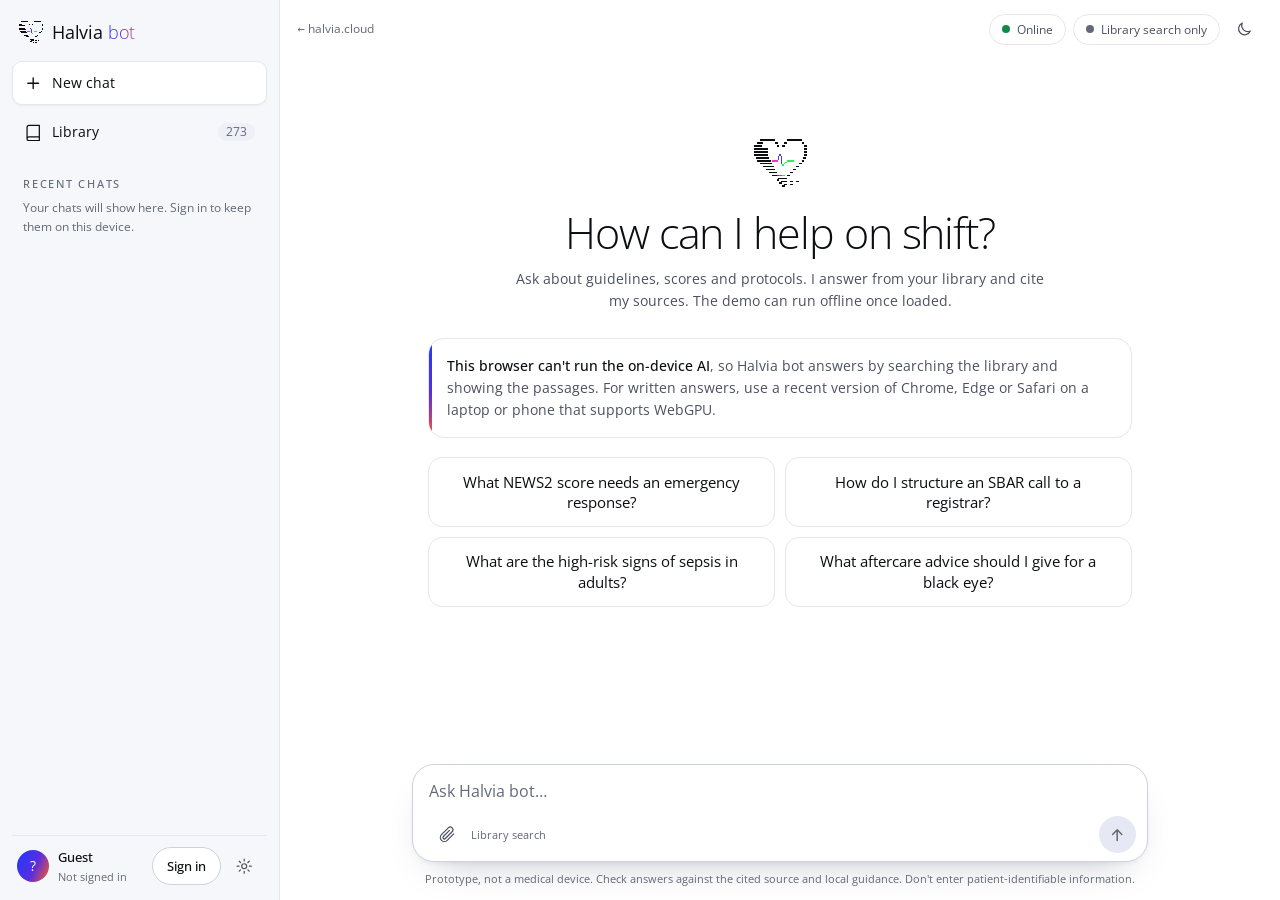
<file: bot/index.html>
<!DOCTYPE html>
<html lang="en-GB">
<head>
<meta charset="utf-8">
<meta name="viewport" content="width=device-width, initial-scale=1, viewport-fit=cover">
<title>Halvia bot — offline AI for clinicians</title>
<meta name="description" content="Halvia bot: an AI assistant for doctors and nurses: a web app; the demo can run offline once loaded. Answers cite their sources, and you can add your own papers and guidelines. Prototype, not a medical device.">
<meta property="og:type" content="website">
<meta property="og:site_name" content="Halvia">
<meta property="og:title" content="Halvia bot — an AI assistant for clinicians">
<meta property="og:description" content="A web app that runs on your device. The demo can run offline once loaded, and it cites its sources and learns from the papers you add. A prototype by Halvia.">
<meta property="og:url" content="https://halvia.cloud/bot/">
<meta property="og:image" content="https://halvia.cloud/bot/og-bot.png">
<meta property="og:image:width" content="1200">
<meta property="og:image:height" content="630">
<meta name="twitter:card" content="summary_large_image">
<meta name="theme-color" content="#FFFFFF" media="(prefers-color-scheme: light)">
<meta name="theme-color" content="#0A0F26" media="(prefers-color-scheme: dark)">
<link rel="canonical" href="https://halvia.cloud/bot/">
<link rel="manifest" href="manifest.webmanifest">
<link rel="icon" href="../favicon.png">
<link rel="apple-touch-icon" href="icons/apple-touch-icon.png">
<meta name="apple-mobile-web-app-capable" content="yes">
<meta name="mobile-web-app-capable" content="yes">
<meta name="apple-mobile-web-app-title" content="Halvia bot">
<link rel="stylesheet" href="../assets/fonts/fonts.css">
<link rel="stylesheet" href="bot.css">
<script>if(location.protocol==='http:'&&/(^|\.)halvia\.cloud$/.test(location.hostname))location.replace('https://'+location.host+location.pathname+location.search+location.hash);</script>
<script>try{var t=localStorage.getItem('halvia-bot-theme');if(t==='light'||t==='dark')document.documentElement.dataset.theme=t}catch(e){}</script>
<script type="module" src="bot.js"></script>
</head>
<body>
<svg width="0" height="0" style="position:absolute" aria-hidden="true">
  <symbol id="heart" viewBox="0 0 37 32"><g shape-rendering="crispEdges"><path fill="currentColor" d="M5 0h10v1h-10zM23 0h10v1h-10zM3 2h4v1h-4zM15 2h2v1h-2zM21 2h2v1h-2zM33 2h2v1h-2zM1 4h5v1h-5zM16 4h2v1h-2zM20 4h2v1h-2zM35 4h2v1h-2zM1 6h9v1h-9zM35 6h2v1h-2zM1 8h9v1h-9zM35 8h2v1h-2zM1 10h9v1h-9zM35 10h2v1h-2zM2 12h9v1h-9zM34 12h2v1h-2zM3 14h9v1h-9zM33 14h2v1h-2zM5 16h8v1h-8zM31 16h2v1h-2zM7 18h7v1h-7zM29 18h2v1h-2zM9 20h6v1h-6zM27 20h2v1h-2zM11 22h5v1h-5zM25 22h2v1h-2zM13 24h3v1h-3zM23 24h2v1h-2zM17 26h6v1h-6zM16 27h2v1h-2zM19 28h4v1h-4zM25 28h2v1h-2zM29 28h2v1h-2zM18 29h2v1h-2zM21 30h2v1h-2zM25 30h2v1h-2zM20 31h2v1h-2z"/><path fill="#4038FF" d="M18 10h1v1h-1zM17 11h1v1h-1zM19 11h1v1h-1zM17 12h1v1h-1zM19 12h1v1h-1zM17 13h1v1h-1zM19 13h1v1h-1zM19 14h1v1h-1zM19 15h1v1h-1zM19 16h1v1h-1zM16 24h2v1h-2z"/><path fill="#FF2BE0" d="M13 14h4v1h-4z"/><path fill="#2BF05A" d="M23 14h5v1h-5zM22 15h1v1h-1zM21 16h1v1h-1zM20 17h1v1h-1zM20 24h2v1h-2z"/><path fill="#FF3A3A" d="M18 24h2v1h-2z"/></g></symbol>
  <symbol id="i-plus" viewBox="0 0 24 24"><path d="M12 5v14M5 12h14" fill="none" stroke="currentColor" stroke-width="1.8" stroke-linecap="round"/></symbol>
  <symbol id="i-book" viewBox="0 0 24 24"><path d="M4 5.5A2.5 2.5 0 0 1 6.5 3H20v15H6.5A2.5 2.5 0 0 0 4 20.5v-15ZM4 20.5A2.5 2.5 0 0 0 6.5 23H20v-5" fill="none" stroke="currentColor" stroke-width="1.6" stroke-linejoin="round"/></symbol>
  <symbol id="i-gear" viewBox="0 0 24 24"><circle cx="12" cy="12" r="3.2" fill="none" stroke="currentColor" stroke-width="1.6"/><path d="M12 2.8v2.4M12 18.8v2.4M2.8 12h2.4M18.8 12h2.4M5.5 5.5l1.7 1.7M16.8 16.8l1.7 1.7M5.5 18.5l1.7-1.7M16.8 7.2l1.7-1.7" fill="none" stroke="currentColor" stroke-width="1.6" stroke-linecap="round"/></symbol>
  <symbol id="i-clip" viewBox="0 0 24 24"><path d="M20.5 11.5 12 20a5.2 5.2 0 0 1-7.4-7.4l8.8-8.8a3.5 3.5 0 0 1 5 5l-8.8 8.8a1.8 1.8 0 0 1-2.6-2.6L15 7" fill="none" stroke="currentColor" stroke-width="1.6" stroke-linecap="round" stroke-linejoin="round"/></symbol>
  <symbol id="i-up" viewBox="0 0 24 24"><path d="M12 19V5M6 11l6-6 6 6" fill="none" stroke="currentColor" stroke-width="2" stroke-linecap="round" stroke-linejoin="round"/></symbol>
  <symbol id="i-stop" viewBox="0 0 24 24"><rect x="7" y="7" width="10" height="10" rx="1.5" fill="currentColor"/></symbol>
  <symbol id="i-menu" viewBox="0 0 24 24"><path d="M4 7h16M4 12h16M4 17h16" fill="none" stroke="currentColor" stroke-width="1.8" stroke-linecap="round"/></symbol>
  <symbol id="i-x" viewBox="0 0 24 24"><path d="M6 6l12 12M18 6 6 18" fill="none" stroke="currentColor" stroke-width="1.8" stroke-linecap="round"/></symbol>
  <symbol id="i-moon" viewBox="0 0 24 24"><path d="M20 14.5A8 8 0 0 1 9.5 4a8 8 0 1 0 10.5 10.5Z" fill="none" stroke="currentColor" stroke-width="1.6" stroke-linejoin="round"/></symbol>
  <symbol id="i-copy" viewBox="0 0 24 24"><rect x="8" y="8" width="12" height="12" rx="2" fill="none" stroke="currentColor" stroke-width="1.6"/><path d="M16 8V6a2 2 0 0 0-2-2H6a2 2 0 0 0-2 2v8a2 2 0 0 0 2 2h2" fill="none" stroke="currentColor" stroke-width="1.6"/></symbol>
  <symbol id="i-trash" viewBox="0 0 24 24"><path d="M4 7h16M9 7V4h6v3M6.5 7l1 13h9l1-13" fill="none" stroke="currentColor" stroke-width="1.6" stroke-linejoin="round"/></symbol>
  <symbol id="i-lock" viewBox="0 0 24 24"><rect x="5" y="10.5" width="14" height="10" rx="2" fill="none" stroke="currentColor" stroke-width="1.6"/><path d="M8 10.5V8a4 4 0 0 1 8 0v2.5" fill="none" stroke="currentColor" stroke-width="1.6"/></symbol>
  <symbol id="i-file" viewBox="0 0 24 24"><path d="M14 3H7a2 2 0 0 0-2 2v14a2 2 0 0 0 2 2h10a2 2 0 0 0 2-2V8l-5-5Zm0 0v5h5" fill="none" stroke="currentColor" stroke-width="1.6" stroke-linejoin="round"/></symbol>
</svg>

<a class="skip" href="#composerIn">Skip to message box</a>
<div class="app" id="app">
  <aside class="side" id="side" aria-label="Chats and library">
    <div class="side-top">
      <button class="brand" type="button" id="brand" aria-label="Halvia bot, start a new chat"><svg class="logo" aria-hidden="true"><use href="#heart"/></svg><span>Halvia <b>bot</b></span></button>
      <button class="icon only-m" type="button" id="sideClose" aria-label="Close menu"><svg aria-hidden="true"><use href="#i-x"/></svg></button>
    </div>
    <button class="newchat" type="button" id="newChat"><svg aria-hidden="true"><use href="#i-plus"/></svg>New chat</button>
    <button class="side-link" type="button" id="openLib"><svg aria-hidden="true"><use href="#i-book"/></svg>Library<span class="count" id="libCount">6</span></button>
    <nav class="hist" aria-labelledby="histH">
      <h2 id="histH">Recent chats</h2>
      <ul id="chatList"></ul>
      <p class="hist-empty" id="histEmpty">Your chats will show here. <span id="histGuest">Sign in to keep them on this device.</span></p>
    </nav>
    <button class="install" type="button" id="installBtn" hidden>Install Halvia bot as an app</button>
    <div class="me" id="me">
      <div class="me-who" id="meWho"><span class="av" aria-hidden="true">?</span><span><b>Guest</b><small>Not signed in</small></span></div>
      <div class="me-acts">
        <button class="btn sm" type="button" id="signBtn">Sign in</button>
        <button class="icon" type="button" id="openSet" aria-label="Settings"><svg aria-hidden="true"><use href="#i-gear"/></svg></button>
      </div>
    </div>
  </aside>
  <div class="scrim" id="scrim" hidden></div>

  <main class="main" id="main">
    <header class="top">
      <h1 class="sr">Halvia bot</h1>
      <button class="icon only-m" type="button" id="sideOpen" aria-label="Open menu" aria-controls="side" aria-expanded="false"><svg aria-hidden="true"><use href="#i-menu"/></svg></button>
      <a class="back" href="../">&larr; halvia.cloud</a>
      <div class="pills">
        <span class="pill net" id="netPill" role="status"><i aria-hidden="true"></i><span>Online</span></span>
        <button class="pill ai" type="button" id="aiPill" aria-describedby="aiPillHint"><i aria-hidden="true"></i><span id="aiPillText">AI: checking…</span></button>
        <span class="sr" id="aiPillHint">Opens AI model settings</span>
        <button class="icon" type="button" id="themeBtn" aria-label="Switch to dark mode"><svg aria-hidden="true"><use href="#i-moon"/></svg></button>
      </div>
    </header>

    <div class="thread" id="thread" tabindex="-1">
      <div class="hello" id="hello">
        <svg class="hello-logo" aria-hidden="true"><use href="#heart"/></svg>
        <h2 id="helloH">How can I help on shift?</h2>
        <p class="hello-sub">Ask about guidelines, scores and protocols. I answer from your library and cite my sources. The demo can run offline once loaded.</p>
        <div class="status-card" id="statusCard" hidden></div>
        <div class="sugs" id="sugs" role="group" aria-label="Suggested questions">
          <button type="button" class="sug">What NEWS2 score needs an emergency response?</button>
          <button type="button" class="sug">How do I structure an SBAR call to a registrar?</button>
          <button type="button" class="sug">What are the high-risk signs of sepsis in adults?</button>
          <button type="button" class="sug">What aftercare advice should I give for a black eye?</button>
        </div>
      </div>
      <div role="log" aria-live="polite" aria-label="Conversation"><ol class="msgs" id="msgs"></ol></div>
    </div>

    <div class="dock">
      <div class="pii" id="pii" role="alert" hidden>
        <p><b>This may contain patient-identifiable information</b> <span id="piiWhat"></span>. Halvia bot is not for patient data, even though it stays on this device.</p>
        <div><button class="btn sm" type="button" id="piiEdit">Edit message</button><button class="btn sm ghost" type="button" id="piiSend">Send anyway</button></div>
      </div>
      <form class="composer" id="composer">
        <label class="sr" for="composerIn">Message Halvia bot</label>
        <textarea id="composerIn" rows="1" placeholder="Ask Halvia bot…" autocomplete="off" enterkeyhint="send"></textarea>
        <div class="comp-row">
          <button class="icon" type="button" id="attach" aria-label="Add documents to your library"><svg aria-hidden="true"><use href="#i-clip"/></svg></button>
          <span class="comp-mode" id="compMode">Library search</span>
          <button class="send" type="submit" id="send" aria-label="Send message" disabled><svg aria-hidden="true"><use href="#i-up"/></svg></button>
        </div>
      </form>
      <p class="fine">Prototype, not a medical device. Check answers against the cited source and local guidance. Don't enter patient-identifiable information.</p>
    </div>
  </main>
</div>

<!-- Library -->
<dialog class="dlg wide" id="libDlg" aria-labelledby="libH">
  <div class="dlg-hd"><h2 id="libH">Library</h2><button class="icon" type="button" data-close aria-label="Close library"><svg aria-hidden="true"><use href="#i-x"/></svg></button></div>
  <div class="dlg-bd">
    <p class="lead">Halvia bot answers from these documents. Add your own papers, guidelines and notes to teach it: they're split into passages, indexed and cited in answers. Everything stays on this device.</p>
    <section aria-labelledby="mineH">
      <h3 id="mineH">Your documents</h3>
      <div id="mineGuest" class="gate"><svg aria-hidden="true"><use href="#i-lock"/></svg><p><b>Sign in to add your own documents.</b> Your profile is created on this device, designed to encrypt data locally with a passcode.</p><button class="btn go sm" type="button" id="libSign">Sign in or create a profile</button></div>
      <div id="mineBox" hidden>
        <label class="drop" id="drop" for="fileIn">
          <svg aria-hidden="true"><use href="#i-file"/></svg>
          <span><b>Drop files here or choose files</b><small>PDF, Word (.docx), text, Markdown, HTML or CSV · up to 25 MB each</small></span>
          <input type="file" id="fileIn" multiple accept=".pdf,.docx,.txt,.md,.markdown,.html,.htm,.csv,application/pdf,text/plain,text/markdown,text/html,text/csv,application/vnd.openxmlformats-officedocument.wordprocessingml.document">
        </label>
        <details class="paste"><summary>Or paste text</summary>
          <form id="pasteForm">
            <label for="pasteTitle">Title</label><input id="pasteTitle" required maxlength="120" placeholder="e.g. Trust AKI pathway 2026">
            <label for="pasteText">Text</label><textarea id="pasteText" required rows="6" placeholder="Paste the guideline, paper abstract or notes here"></textarea>
            <button class="btn sm" type="submit">Add to library</button>
          </form>
        </details>
        <p class="ingest" id="ingest" role="status" aria-live="polite"></p>
        <ul class="docs" id="mineList"></ul>
        <p class="docs-empty" id="mineEmpty">No documents yet.</p>
      </div>
    </section>
    <section aria-labelledby="starterH">
      <div class="row-h"><h3 id="starterH">Halvia starter library</h3><label class="switch"><input type="checkbox" id="useStarter" checked><span>Use in answers</span></label></div>
      <ul class="docs" id="starterList"></ul>
      <p class="tiny">Summaries written by Halvia from public UK guidance, with the source named on each. Check the original before relying on them.</p>
    </section>
    <section aria-labelledby="resH">
      <div class="row-h"><h3 id="resH">Research library <small id="resCount" class="count-note"></small></h3><label class="switch"><input type="checkbox" id="useResearch" checked><span>Use in answers</span></label></div>
      <p class="tiny" style="margin:0 0 .6rem">Peer-reviewed reviews, systematic reviews and guidelines from open-access journals, published under CC BY or CC0 licences that allow reuse. Collected from Europe PMC and credited on every answer.</p>
      <label class="sr" for="resFilter">Filter research papers</label><input class="filter" id="resFilter" type="search" placeholder="Filter by topic, journal or title, e.g. sepsis">
      <ul class="docs" id="resList"></ul>
    </section>
  </div>
</dialog>

<!-- Settings -->
<dialog class="dlg wide" id="setDlg" aria-labelledby="setH">
  <div class="dlg-hd"><h2 id="setH">Settings</h2><button class="icon" type="button" data-close aria-label="Close settings"><svg aria-hidden="true"><use href="#i-x"/></svg></button></div>
  <div class="dlg-bd">
    <section aria-labelledby="readyH">
      <h3 id="readyH">Offline readiness</h3>
      <ul class="ready" id="readyList"></ul>
      <div class="acts"><button class="btn go" type="button" id="readyBtn">Get ready for offline</button></div>
      <p class="tiny" id="readyMsg" role="status" aria-live="polite"></p>
    </section>
    <section aria-labelledby="modelH">
      <h3 id="modelH">On-device AI</h3>
      <p class="lead" id="gpuNote">Checking whether this device can run the AI…</p>
      <fieldset class="models" id="models"><legend class="sr">Choose a model</legend></fieldset>
      <div class="prog" id="prog" hidden><div class="bar"><span id="progBar"></span></div><p id="progText" role="status" aria-live="polite"></p></div>
      <div class="acts"><button class="btn go" type="button" id="dlBtn">Download for offline use</button><button class="btn ghost" type="button" id="rmBtn" hidden>Remove from this device</button></div>
      <p class="tiny" id="storeNote"></p>
    </section>
    <section aria-labelledby="ansH">
      <h3 id="ansH">Answers</h3>
      <label class="switch"><input type="checkbox" id="strict" checked><span>Only answer from the library <small>When off, the AI may add general knowledge and will say when it does.</small></span></label>
    </section>
    <section aria-labelledby="appH">
      <h3 id="appH">Appearance</h3>
      <div class="seg" role="radiogroup" aria-labelledby="appH" id="themeSeg">
        <label><input type="radio" name="theme" value="system" checked><span>Match device</span></label>
        <label><input type="radio" name="theme" value="light"><span>Light</span></label>
        <label><input type="radio" name="theme" value="dark"><span>Night</span></label>
      </div>
    </section>
    <section aria-labelledby="dataH">
      <h3 id="dataH">Your data</h3>
      <p class="lead" id="dataNote">You're using Halvia bot as a guest. Chats are not saved.</p>
      <div class="acts" id="dataActs" hidden><button class="btn sm ghost" type="button" id="clearChats">Delete all chats</button><button class="btn sm danger" type="button" id="delProfile">Delete profile and documents</button></div>
      <p class="tiny">Signed-in profiles lock automatically after 15 minutes without use, for shared ward computers.</p>
    </section>
    <section aria-labelledby="appsH">
      <h3 id="appsH">Install as an app</h3>
      <p class="lead">On Android or a computer, use <b>Install</b> in the browser menu. On iPhone or iPad, tap <b>Share</b>, then <b>Add to Home Screen</b>. Native Android and iOS apps are on the way.</p>
    </section>
  </div>
</dialog>

<!-- Sign in -->
<dialog class="dlg" id="signDlg" aria-labelledby="signH">
  <div class="dlg-hd"><h2 id="signH">Sign in</h2><button class="icon" type="button" data-close aria-label="Close"><svg aria-hidden="true"><use href="#i-x"/></svg></button></div>
  <div class="dlg-bd">
    <div class="tabs" role="tablist" aria-label="Sign in or create a profile">
      <button type="button" role="tab" id="tabIn" aria-controls="panIn" aria-selected="true">Sign in</button>
      <button type="button" role="tab" id="tabNew" aria-controls="panNew" aria-selected="false" tabindex="-1">Create profile</button>
    </div>
    <div id="panIn" role="tabpanel" aria-labelledby="tabIn"><form class="form" id="formIn">
      <fieldset id="profPick"><legend>Profile on this device</legend></fieldset>
      <label for="inPass">Passcode</label><input id="inPass" type="password" autocomplete="current-password" required minlength="6">
      <p class="err" id="inErr" role="alert"></p>
      <button class="btn go" type="submit">Unlock</button>
    </form></div>
    <div id="panNew" role="tabpanel" aria-labelledby="tabNew" hidden><form class="form" id="formNew">
      <label for="nName">Name</label><input id="nName" required maxlength="60" autocomplete="name" placeholder="e.g. Dr Sam Patel">
      <label for="nRole">Role</label>
      <select id="nRole"><option>Doctor</option><option>Nurse</option><option>Midwife</option><option>Paramedic</option><option>Pharmacist</option><option>Allied health professional</option><option>Medical student</option><option>Researcher</option><option>Other</option></select>
      <label for="nPass">Passcode <small>at least 6 characters</small></label><input id="nPass" type="password" autocomplete="new-password" required minlength="6">
      <label for="nPass2">Confirm passcode</label><input id="nPass2" type="password" autocomplete="new-password" required minlength="6">
      <p class="err" id="newErr" role="alert"></p>
      <button class="btn go" type="submit">Create profile</button>
    </form></div>
    <p class="tiny">Your profile lives on this device only, designed to encrypt data locally with a passcode. If you forget it, they can't be recovered. Profiles that sync across devices are coming.</p>
  </div>
</dialog>

<div class="toast" id="toast" role="status" aria-live="polite" hidden></div>
<noscript><p style="padding:2rem;font-family:system-ui">Halvia bot needs JavaScript to run.</p></noscript>
</body>
</html>
</file>
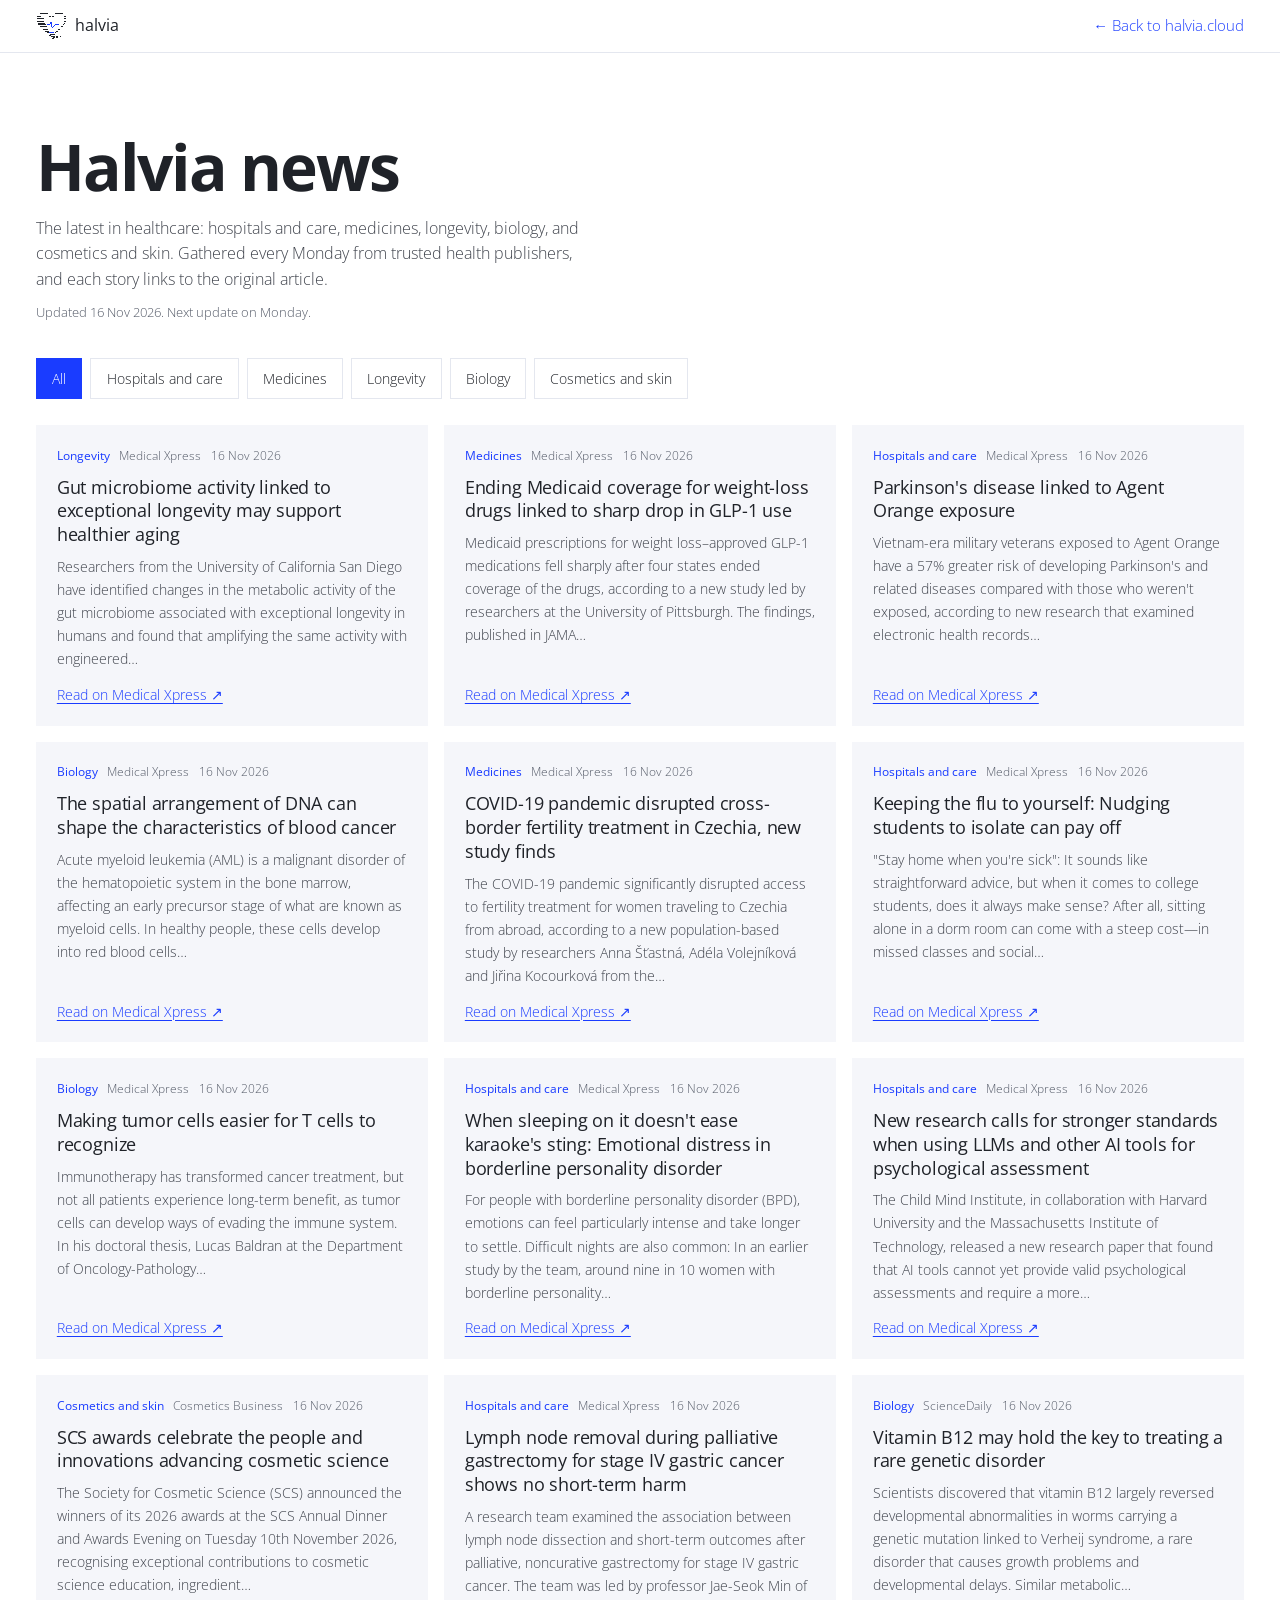
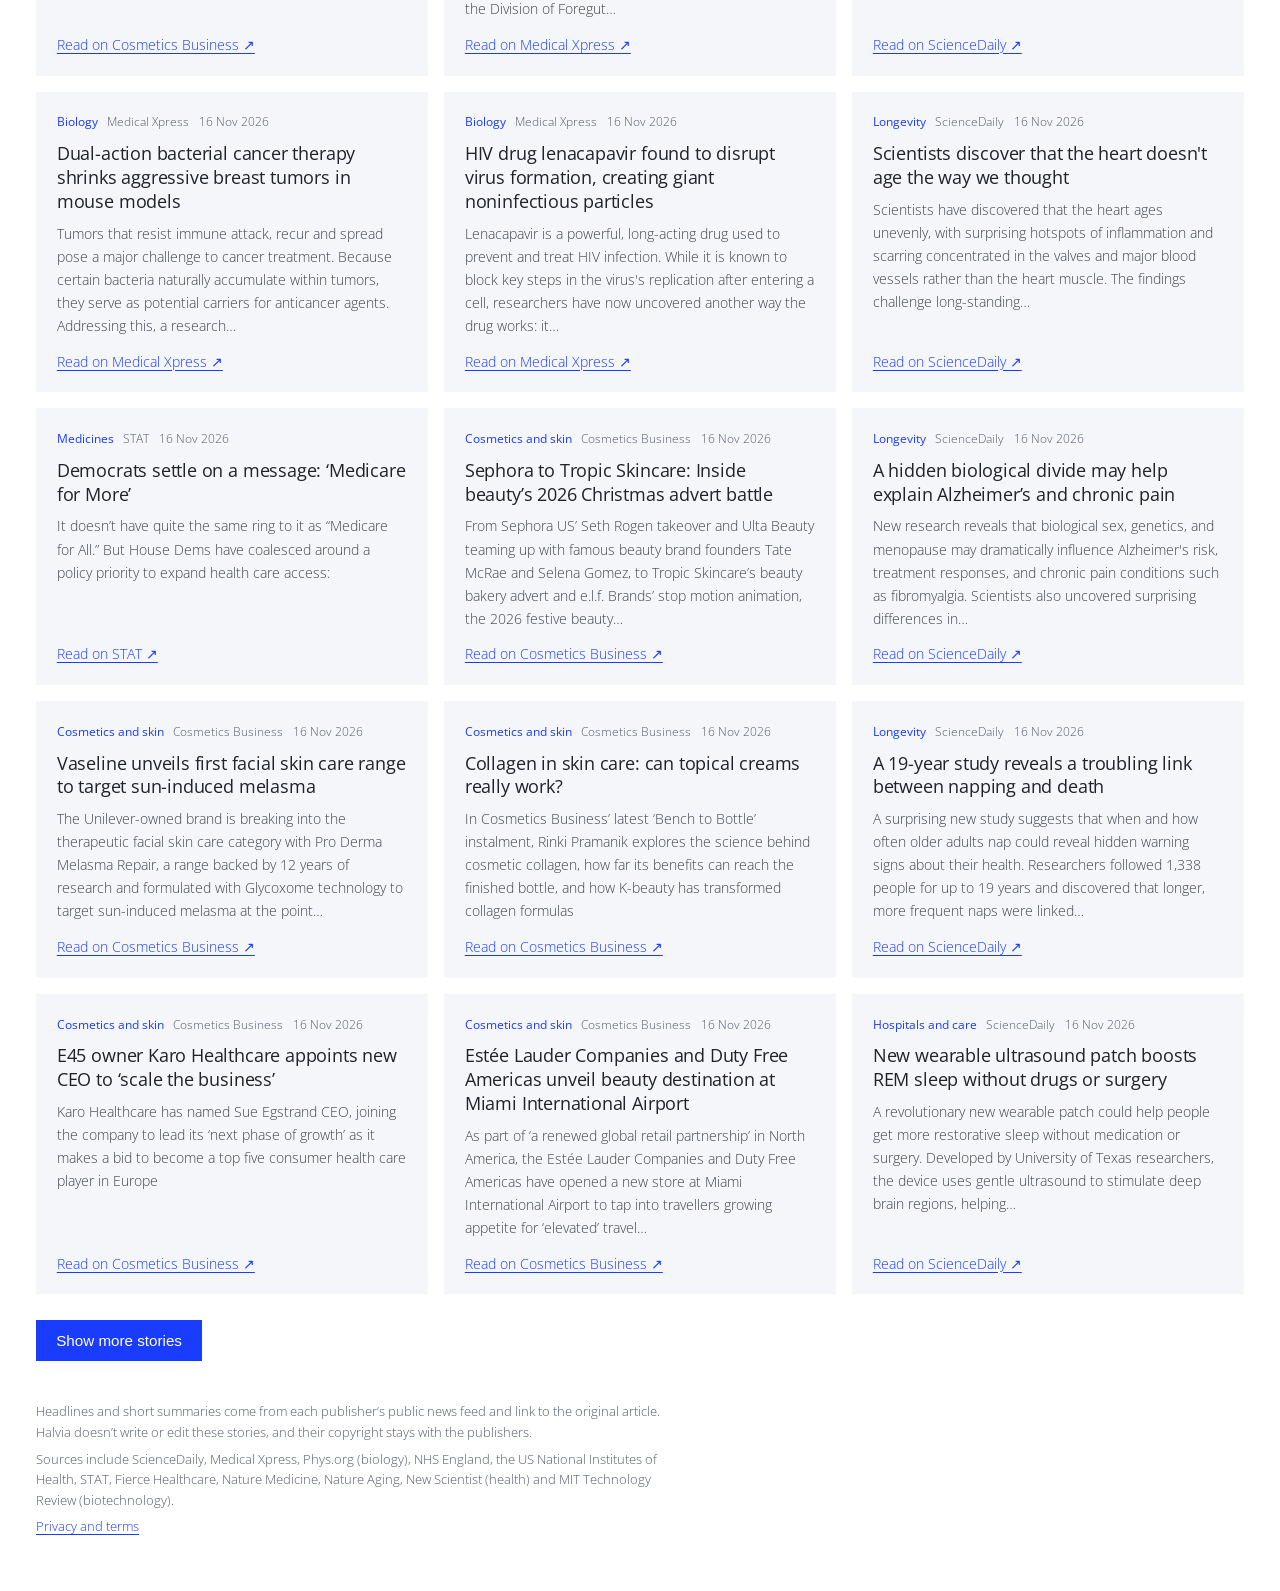
<file: news/index.html>
<!DOCTYPE html>
<html lang="en-GB">
<head>
<meta charset="utf-8">
<meta name="viewport" content="width=device-width, initial-scale=1">
<title>Halvia news: the latest in healthcare</title>
<meta name="description" content="The latest healthcare stories, from hospitals and medicines to longevity, biology and skin, gathered every Monday from trusted health publishers.">
<link rel="canonical" href="https://halvia.cloud/news/">
<meta property="og:type" content="website">
<meta property="og:title" content="Halvia news: the latest in healthcare">
<meta property="og:description" content="Healthcare stories, gathered every Monday from trusted health publishers.">
<meta property="og:url" content="https://halvia.cloud/news/">
<meta property="og:image" content="https://halvia.cloud/og.png">
<meta name="theme-color" content="#FFFFFF">
<link rel="icon" href="../favicon.png">
<link rel="stylesheet" href="../assets/fonts/fonts.css?v=2">
<style>
:root{--bg:#FFFFFF;--soft:#F5F6FA;--soft2:#ECEEF4;--line:#E4E7EF;--ink:#1F2228;--mute:#3F434C;--dim:#555B68;--blue:#1A3CFF;--blue-deep:#1230D6;
  --sans:"Open Sans",Arial,sans-serif;--gutter:clamp(1rem,3.4vw,2.25rem)}
*,*::before,*::after{box-sizing:border-box;border-radius:0}
html{-webkit-text-size-adjust:100%}
body{margin:0;background:var(--bg);color:var(--ink);font-family:var(--sans);font-weight:300;font-size:1rem;line-height:1.6}
a{color:var(--blue);text-underline-offset:3px}
:focus-visible{outline:2px solid var(--blue);outline-offset:2px}
.wrap{width:min(80rem,100%);margin-inline:auto;padding-inline:var(--gutter)}
.sr{position:absolute;width:1px;height:1px;overflow:hidden;clip:rect(0 0 0 0);white-space:nowrap}
.top{border-bottom:1px solid var(--line)}
.top .wrap{display:flex;align-items:center;gap:1rem;padding-block:.8rem}
.mark{display:flex;align-items:center;gap:.55rem;color:var(--ink);text-decoration:none;font-weight:400}
.mark svg{width:30px;height:26px}
.top .sp{flex:1}
.back{font-size:.92rem;text-decoration:none}
.btn{display:inline-flex;align-items:center;gap:.5rem;font-size:.95rem;font-weight:300;text-decoration:none;padding:.7rem 1.2rem;border:1px solid var(--blue);background:var(--blue);color:#fff;cursor:pointer}
.btn:hover{background:var(--blue-deep);border-color:var(--blue-deep)}
.head{padding-block:clamp(2.5rem,7vw,5rem) clamp(1.5rem,3vw,2.2rem)}
.head h1{margin:0;font-weight:700;font-size:clamp(2.2rem,5.6vw,4rem);letter-spacing:-.035em;line-height:1.05}
.head p{margin:1rem 0 0;max-width:62ch;color:var(--mute)}
.updated{display:block;margin-top:.6rem;font-size:.82rem;color:var(--dim)}
.filters{display:flex;flex-wrap:wrap;gap:.5rem;margin-bottom:1.6rem}
.filters button{font:inherit;font-weight:300;font-size:.9rem;padding:.5rem .95rem;border:1px solid var(--line);background:#fff;color:var(--ink);cursor:pointer}
.filters button[aria-pressed="true"]{background:var(--blue);border-color:var(--blue);color:#fff}
.grid{list-style:none;margin:0;padding:0;display:grid;grid-template-columns:repeat(auto-fill,minmax(min(20rem,100%),1fr));gap:1rem}
.card{background:var(--soft);padding:1.3rem 1.3rem 1.2rem;display:flex;flex-direction:column;gap:.55rem;min-width:0}
.meta{margin:0;font-size:.78rem;color:var(--dim);display:flex;flex-wrap:wrap;gap:.25rem .6rem}
.meta .tp{color:var(--blue);font-weight:400}
.card h2{margin:0;font-weight:400;font-size:1.15rem;line-height:1.3;letter-spacing:-.01em}
.card h2 a{color:var(--ink);text-decoration:none}
.card h2 a:hover{text-decoration:underline}
.card p.sum{margin:0;font-size:.9rem;color:var(--mute)}
.card .go{margin-top:auto;padding-top:.3rem;font-size:.88rem}
.empty{background:var(--soft);padding:2rem 1.4rem;color:var(--mute)}
.more{margin:1.6rem 0 0}
.foot{padding-block:2.5rem 3rem;font-size:.8rem;color:var(--dim)}
.foot p{margin:0 0 .4rem;max-width:90ch}
</style>
</head>
<body>
<header class="top"><div class="wrap">
  <a class="mark" href="../" aria-label="Halvia home"><svg viewBox="0 0 37 32" aria-hidden="true" shape-rendering="crispEdges" color="#1F2228"><path fill="currentColor" d="M5 0h10v1h-10zM23 0h10v1h-10zM3 2h4v1h-4zM15 2h2v1h-2zM21 2h2v1h-2zM33 2h2v1h-2zM1 4h5v1h-5zM16 4h2v1h-2zM20 4h2v1h-2zM35 4h2v1h-2zM1 6h9v1h-9zM35 6h2v1h-2zM1 8h9v1h-9zM35 8h2v1h-2zM1 10h9v1h-9zM35 10h2v1h-2zM2 12h9v1h-9zM34 12h2v1h-2zM3 14h9v1h-9zM33 14h2v1h-2zM5 16h8v1h-8zM31 16h2v1h-2zM7 18h7v1h-7zM29 18h2v1h-2zM9 20h6v1h-6zM27 20h2v1h-2zM11 22h5v1h-5zM25 22h2v1h-2zM13 24h3v1h-3zM23 24h2v1h-2zM17 26h6v1h-6zM16 27h2v1h-2zM19 28h4v1h-4zM25 28h2v1h-2zM29 28h2v1h-2zM18 29h2v1h-2zM21 30h2v1h-2zM25 30h2v1h-2zM20 31h2v1h-2z"/><path fill="#1A3CFF" d="M18 10h1v1h-1zM17 11h1v1h-1zM19 11h1v1h-1zM17 12h1v1h-1zM19 12h1v1h-1zM17 13h1v1h-1zM19 13h1v1h-1zM19 14h1v1h-1zM19 15h1v1h-1zM19 16h1v1h-1zM16 24h2v1h-2z"/><path fill="#1A3CFF" d="M13 14h4v1h-4z"/><path fill="#1A3CFF" d="M23 14h5v1h-5zM22 15h1v1h-1zM21 16h1v1h-1zM20 17h1v1h-1zM20 24h2v1h-2z"/><path fill="#1A3CFF" d="M18 24h2v1h-2z"/></svg><span>halvia</span></a>
  <span class="sp"></span>
  <a class="back" href="../">&larr; Back to halvia.cloud</a>
</div></header>
<main id="main">
  <div class="wrap">
    <div class="head">
      <h1>Halvia news</h1>
      <p>The latest in healthcare: hospitals and care, medicines, longevity, biology, and cosmetics and skin. Gathered every Monday from trusted health publishers, and each story links to the original article.</p>
      <span class="updated" id="updated"></span>
    </div>
    <div class="filters" role="group" aria-label="Show stories about">
      <button type="button" data-t="" aria-pressed="true">All</button>
      <button type="button" data-t="Hospitals and care" aria-pressed="false">Hospitals and care</button>
      <button type="button" data-t="Medicines" aria-pressed="false">Medicines</button>
      <button type="button" data-t="Longevity" aria-pressed="false">Longevity</button>
      <button type="button" data-t="Biology" aria-pressed="false">Biology</button>
      <button type="button" data-t="Cosmetics and skin" aria-pressed="false">Cosmetics and skin</button>
    </div>
    <p class="sr" id="count" aria-live="polite"></p>
    <ul class="grid" id="grid"></ul>
    <div class="more" id="moreWrap" hidden><button class="btn" type="button" id="more">Show more stories</button></div>
  </div>
</main>
<footer class="foot"><div class="wrap">
  <p>Headlines and short summaries come from each publisher&rsquo;s public news feed and link to the original article. Halvia doesn&rsquo;t write or edit these stories, and their copyright stays with the publishers.</p>
  <p>Sources include ScienceDaily, Medical Xpress, Phys.org (biology), NHS England, the US National Institutes of Health, STAT, Fierce Healthcare, Nature Medicine, Nature Aging, New Scientist (health) and MIT Technology Review (biotechnology).</p>
  <p><a href="../privacy.html">Privacy and terms</a></p>
</div></footer>
<script src="../assets/news.js?v=1"></script>
<script>
(function () {
  'use strict';
  var N = window.HalviaNews, el = N.el, grid = document.getElementById('grid'), PAGE = 24, shown = PAGE, topic = '', all = [];
  function card(it) {
    var li = el('li', 'card'), meta = el('p', 'meta');
    meta.appendChild(el('span', 'tp', it.topic || 'Healthcare')); meta.appendChild(el('span', '', it.source)); meta.appendChild(el('span', '', N.date(it.date, true)));
    var h = el('h2'), a = el('a', '', it.title); a.href = it.url; a.target = '_blank'; a.rel = 'noopener'; h.appendChild(a);
    li.appendChild(meta); li.appendChild(h);
    if (it.summary) li.appendChild(el('p', 'sum', it.summary));
    var go = el('a', 'go', 'Read on ' + it.source + ' \u2197'); go.href = it.url; go.target = '_blank'; go.rel = 'noopener';
    go.setAttribute('aria-label', 'Read \u201c' + it.title + '\u201d on ' + it.source + ' (opens in a new tab)'); li.appendChild(go);
    return li;
  }
  function draw() {
    var list = all.filter(function (i) { return !topic || i.topic === topic; });
    grid.textContent = '';
    if (!list.length) { var e = el('li', 'empty', all.length ? 'No stories in this topic this week.' : 'This week\u2019s stories are on their way. Please check back soon.'); grid.appendChild(e); }
    list.slice(0, shown).forEach(function (i) { grid.appendChild(card(i)); });
    document.getElementById('moreWrap').hidden = list.length <= shown;
    document.getElementById('count').textContent = list.length ? 'Showing ' + Math.min(shown, list.length) + ' of ' + list.length + ' stories' : '';
  }
  [].forEach.call(document.querySelectorAll('.filters button'), function (b) {
    b.addEventListener('click', function () {
      topic = b.dataset.t; shown = PAGE;
      [].forEach.call(document.querySelectorAll('.filters button'), function (x) { x.setAttribute('aria-pressed', x === b); });
      draw();
    });
  });
  document.getElementById('more').addEventListener('click', function () { shown += PAGE; draw(); });
  N.load('../data/news.json').then(function (d) {
    all = d.items;
    if (d.updated) document.getElementById('updated').textContent = 'Updated ' + N.date(d.updated, true) + '. Next update on Monday.';
    draw();
  });
})();
</script>
</body>
</html>
</file>
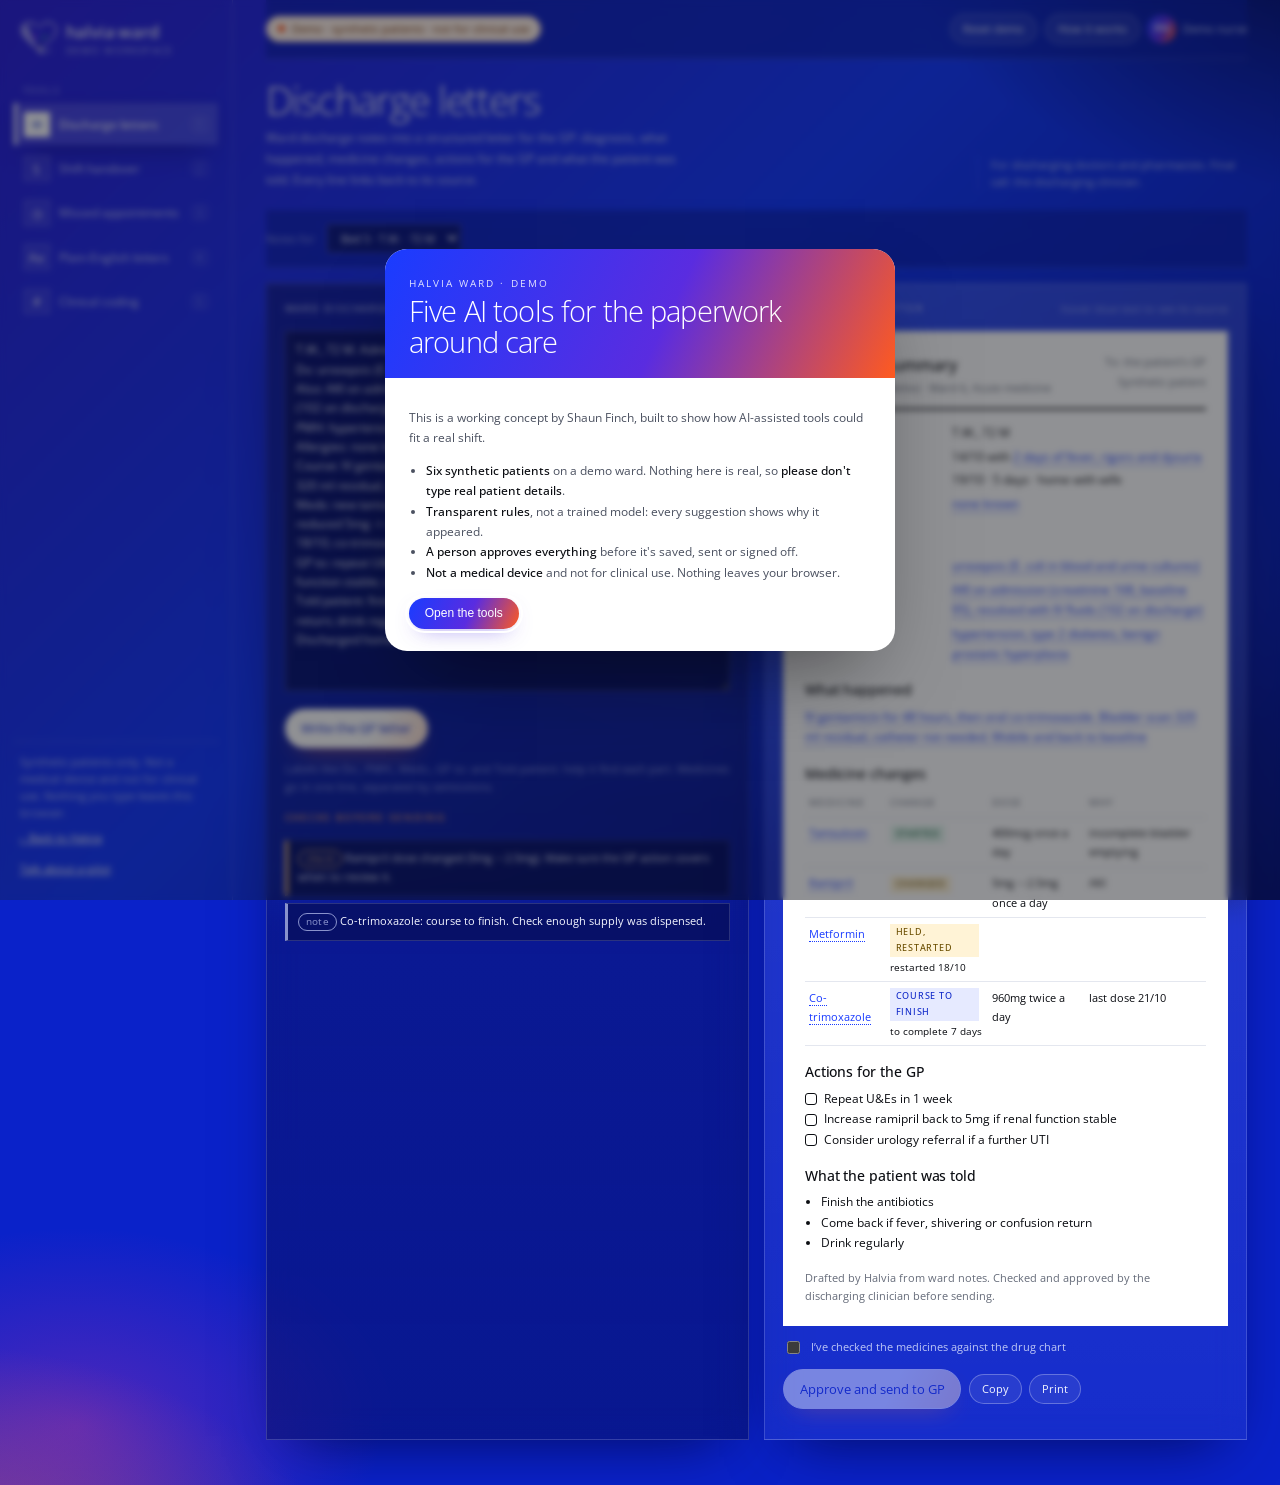
<file: ward/index.html>
<!DOCTYPE html>
<html lang="en-GB">
<head>
<meta charset="utf-8">
<meta name="viewport" content="width=device-width, initial-scale=1">
<title>Halvia Ward — demo clinical workspace</title>
<meta name="description" content="Halvia Ward: five working AI tools for the paperwork around care: discharge letters, shift handover, missed appointments, plain-English letters and clinical coding. Synthetic patients, runs in your browser.">
<meta property="og:type" content="website">
<meta property="og:title" content="Halvia Ward — try the demo clinical workspace">
<meta property="og:description" content="Discharge letters, shift handover, missed appointments, plain-English letters and clinical coding. Synthetic patients; nothing leaves your browser.">
<meta property="og:url" content="https://halvia.cloud/ward/">
<meta property="og:image" content="https://halvia.cloud/og-app.png">
<meta name="twitter:card" content="summary_large_image">
<meta name="theme-color" content="#FFFFFF">
<link rel="canonical" href="https://halvia.cloud/ward/">
<link rel="icon" href="../favicon.png">
<link rel="stylesheet" href="../assets/fonts/fonts.css?v=2">
<link rel="stylesheet" href="../assets/tools.css">
<style>
:root{--ink:#0B0D12;--mute:#4B5160;--dim:#666C7A;--line:#E4E7EF;--panel:#F6F7FB;
  --grad:linear-gradient(115deg,#1A3CFF 0%,#5A2CE0 55%,#FF5A1F 100%);
  --sans:"Open Sans","Helvetica Neue",Arial,system-ui,sans-serif;--mono:"Open Sans",ui-monospace,Menlo,Consolas,monospace;color-scheme:light}
*,*::before,*::after{box-sizing:border-box}
html,body{margin:0;background:#fff;color:var(--ink);font-family:var(--mono);font-size:15px}
a{color:#1A3CFF}
:focus-visible{outline:2px solid #1A3CFF;outline-offset:2px}
.skip{position:absolute;left:-9999px;top:0;background:#0B0D12;color:#fff;padding:.7rem 1rem;z-index:300}
.skip:focus{left:.5rem;top:.5rem}
.app{display:grid;grid-template-columns:15.5rem minmax(0,1fr) 17rem;min-height:100vh}
@media (max-width:80rem){.app{grid-template-columns:15.5rem minmax(0,1fr)}.activity{display:none}}
@media (max-width:52rem){.app{grid-template-columns:minmax(0,1fr)}}
/* sidebar */
.side{border-right:1px solid var(--line);padding:1.1rem .9rem;display:flex;flex-direction:column;gap:1rem;position:sticky;top:0;height:100vh;overflow:auto;background:#fff}
.brand{display:flex;align-items:center;gap:.6rem;text-decoration:none;color:var(--ink);padding:.2rem .4rem}
.brand svg{width:37px;height:32px;flex:none}
.brand b{font-family:var(--sans);font-weight:500;font-size:1.15rem;letter-spacing:-.01em}
.brand small{display:block;font-size:.66rem;color:var(--dim);letter-spacing:.12em;text-transform:uppercase}
.nav{display:flex;flex-direction:column;gap:.15rem}
.nav h2{font-size:.62rem;letter-spacing:.2em;text-transform:uppercase;color:var(--dim);font-weight:400;margin:.6rem .6rem .3rem}
.nav a{display:flex;align-items:center;gap:.65rem;padding:.55rem .7rem;border-radius:12px;color:var(--mute);text-decoration:none;font-size:.82rem}
.nav a:hover{background:var(--panel);color:var(--ink)}
.nav a[aria-current="page"]{background:#EEF1FF;color:#1029C9;font-weight:500}
.nav a[aria-current="page"] .ic{background:var(--grad);color:#fff;border-color:transparent}
.nav .ic{display:inline-grid;place-items:center;width:1.7rem;height:1.7rem;border-radius:8px;border:1px solid var(--line);font-size:.78rem;flex:none;background:#fff}
.nav kbd{margin-left:auto;font-family:var(--mono);font-size:.62rem;color:var(--dim);border:1px solid var(--line);border-radius:4px;padding:0 .3rem}
.side .foot{margin-top:auto;font-size:.7rem;color:var(--dim);line-height:1.6;border-top:1px solid var(--line);padding:.8rem .4rem 0}
.side .foot a{display:flex;align-items:center;min-height:28px;margin-top:.2rem}
@media (max-width:52rem){
  .side{position:static;height:auto;border-right:0;border-bottom:1px solid var(--line);padding:.7rem}
  .nav{flex-direction:row;overflow-x:auto;scrollbar-width:thin;padding-bottom:.2rem}
  .nav h2,.nav kbd,.side .foot{display:none}
  .nav a{flex:none;padding:.45rem .7rem}
}
/* main */
main{min-width:0;padding:0 clamp(1rem,2.6vw,2.2rem) 3rem}
.top{position:sticky;top:0;z-index:20;background:rgba(255,255,255,.9);backdrop-filter:blur(10px);-webkit-backdrop-filter:blur(10px);display:flex;align-items:center;gap:.8rem;flex-wrap:wrap;padding:.9rem 0;border-bottom:1px solid var(--line);margin-bottom:1.4rem}
.demo{display:inline-flex;align-items:center;gap:.5rem;font-size:.72rem;color:#7A3300;background:#FFF1E8;border:1px solid #FFD3B8;border-radius:999px;padding:.3rem .75rem}
.demo::before{content:"";width:.45rem;height:.45rem;border-radius:50%;background:#FF5A1F}
.top .right{margin-left:auto;display:flex;gap:.5rem;align-items:center;flex-wrap:wrap}
.user{display:inline-flex;align-items:center;gap:.5rem;font-size:.74rem;color:var(--mute)}
.user i{font-style:normal;display:inline-grid;place-items:center;width:1.9rem;height:1.9rem;border-radius:50%;background:var(--grad);color:#fff;font-size:.7rem;font-weight:500}
.view[hidden]{display:none}
.vh{display:flex;align-items:flex-end;gap:1rem 2rem;flex-wrap:wrap;margin-bottom:1.3rem}
.vh h1{font-family:var(--sans);font-weight:300;font-size:clamp(1.8rem,3.4vw,2.6rem);letter-spacing:-.03em;line-height:1.05;margin:0}
.vh p{margin:.5rem 0 0;color:var(--mute);font-size:.82rem;max-width:62ch;line-height:1.7}
.vh .who{margin-left:auto;font-size:.72rem;color:var(--dim);max-width:18rem;border-left:2px solid transparent;border-image:var(--grad) 1;padding-left:.8rem;line-height:1.6}
/* activity */
.activity{border-left:1px solid var(--line);padding:1.1rem 1rem;position:sticky;top:0;height:100vh;overflow:auto;background:var(--panel)}
.activity h2{font-size:.62rem;letter-spacing:.2em;text-transform:uppercase;color:var(--dim);font-weight:400;margin:0 0 .8rem}
.activity ol{list-style:none;margin:0;padding:0;display:flex;flex-direction:column;gap:.55rem;font-size:.74rem}
.activity li{background:#fff;border:1px solid var(--line);border-radius:10px;padding:.5rem .6rem;line-height:1.5}
.activity li time{display:block;color:var(--dim);font-size:.66rem}
.activity .keys{margin-top:1.4rem;font-size:.72rem;color:var(--mute);line-height:1.9}
.activity kbd{font-family:var(--mono);font-size:.66rem;border:1px solid var(--line);background:#fff;border-radius:4px;padding:0 .3rem}
/* welcome */
.modal{position:fixed;inset:0;z-index:250;display:grid;place-items:center;background:rgba(11,13,18,.45);backdrop-filter:blur(3px);padding:1rem}
.modal[hidden]{display:none}
.modal > div{width:min(34rem,100%);background:#fff;border-radius:22px;overflow:hidden;box-shadow:0 40px 80px -30px rgba(0,0,0,.5)}
.modal .hd{background:var(--grad);color:#fff;padding:1.5rem 1.6rem 1.3rem}
.modal .hd h2{font-family:var(--sans);font-weight:300;font-size:1.9rem;letter-spacing:-.03em;margin:.3rem 0 0;line-height:1.1}
.modal .hd span{font-size:.68rem;letter-spacing:.2em;text-transform:uppercase;opacity:.85}
.modal .bd{padding:1.2rem 1.6rem 1.5rem;font-size:.8rem;line-height:1.7;color:var(--mute)}
.modal .bd ul{padding-left:1.1rem;margin:.4rem 0 1rem}
.modal .bd b{color:var(--ink);font-weight:500}

/* Blue theme: the same vivid blue as the tools panel on halvia.cloud, with square boxes */
html{background:#0A22C9}
body{color:#F4F6FF;background:radial-gradient(46rem 28rem at -6% 108%,rgba(255,96,80,.55),transparent 62%),radial-gradient(34rem 22rem at 6% 96%,rgba(214,48,160,.35),transparent 60%),radial-gradient(48rem 30rem at 104% -6%,rgba(2,6,70,.95),transparent 62%),radial-gradient(40rem 26rem at 70% 40%,rgba(40,80,255,.55),transparent 70%),linear-gradient(135deg,#2A1FD6 0%,#1238FF 46%,#0A22C9 78%,#06137E 100%) fixed;color-scheme:dark}
:focus-visible{outline-color:#fff}
.side{background:transparent;border-right-color:rgba(255,255,255,.16)}
.brand{color:#fff}.brand svg{color:#fff}.brand small{color:rgba(226,232,255,.7)}
.nav h2{color:rgba(206,214,255,.72)}
.nav a{color:rgba(226,232,255,.85);border-radius:0}
.nav a:hover{background:rgba(255,255,255,.08);color:#fff}
.nav a[aria-current="page"]{background:rgba(255,255,255,.15);color:#fff;box-shadow:inset 3px 0 0 #fff,0 10px 30px -14px rgba(0,4,60,.7)}
.nav .ic{background:rgba(255,255,255,.08);border-color:rgba(255,255,255,.22);color:#fff;border-radius:0}
.nav a[aria-current="page"] .ic{background:#fff;color:#1029C9}
.nav kbd{color:rgba(226,232,255,.75);border-color:rgba(255,255,255,.28)}
.side .foot{color:rgba(226,232,255,.75);border-top-color:rgba(255,255,255,.16)}.side .foot a{color:#fff}
.top{background:rgba(10,30,170,.6);border-bottom-color:rgba(255,255,255,.16)}
.user{color:rgba(226,232,255,.88)}
.vh h1{color:#fff}.vh p{color:rgba(226,232,255,.88)}.vh .who{color:rgba(226,232,255,.8)}
.activity{background:rgba(4,12,90,.35);border-left-color:rgba(255,255,255,.16)}
.activity h2{color:rgba(206,214,255,.72)}
.activity li{background:rgba(255,255,255,.08);border-color:rgba(255,255,255,.16);border-radius:0;color:#F4F6FF}
.activity li time{color:rgba(226,232,255,.65)}
.activity .keys{color:rgba(226,232,255,.82)}
.activity kbd{background:rgba(255,255,255,.1);border-color:rgba(255,255,255,.28);color:#fff}
.modal .bd{color:#4B5160}
@media (max-width:52rem){.side{border-bottom-color:rgba(255,255,255,.16)}}
.app .hv-card,.app .hv-vivid .hv-card,.app .hv-kpi,.app .hv-alert,.app .hv-bed,.app .hv-draft,.app .hv-sb,.app .hv-sb h4 i,.app .hv-flags li,.app .hv-doc,.app .hv-code,.app .hv-episode,.app .hv-letterdoc,.app .hv-sms,.app .hv-letter,.app .hv-tag,.app .hv-pts,
.app .hv textarea,.app .hv input[type="text"],.app .hv input[type="number"],.app .hv select{border-radius:0}
</style>
</head>
<body>
<a class="skip" href="#main">Skip to the tool</a>
<div class="app">
  <aside class="side" aria-label="Halvia Ward navigation">
    <a class="brand" href="../" aria-label="Halvia home"><svg viewBox="0 0 37 32" aria-hidden="true" shape-rendering="crispEdges" color="#0B0D12"><path fill="currentColor" d="M5 0h10v1h-10zM23 0h10v1h-10zM3 2h4v1h-4zM15 2h2v1h-2zM21 2h2v1h-2zM33 2h2v1h-2zM1 4h5v1h-5zM16 4h2v1h-2zM20 4h2v1h-2zM35 4h2v1h-2zM1 6h9v1h-9zM35 6h2v1h-2zM1 8h9v1h-9zM35 8h2v1h-2zM1 10h9v1h-9zM35 10h2v1h-2zM2 12h9v1h-9zM34 12h2v1h-2zM3 14h9v1h-9zM33 14h2v1h-2zM5 16h8v1h-8zM31 16h2v1h-2zM7 18h7v1h-7zM29 18h2v1h-2zM9 20h6v1h-6zM27 20h2v1h-2zM11 22h5v1h-5zM25 22h2v1h-2zM13 24h3v1h-3zM23 24h2v1h-2zM17 26h6v1h-6zM16 27h2v1h-2zM19 28h4v1h-4zM25 28h2v1h-2zM29 28h2v1h-2zM18 29h2v1h-2zM21 30h2v1h-2zM25 30h2v1h-2zM20 31h2v1h-2z"/><path fill="#4038FF" d="M18 10h1v1h-1zM17 11h1v1h-1zM19 11h1v1h-1zM17 12h1v1h-1zM19 12h1v1h-1zM17 13h1v1h-1zM19 13h1v1h-1zM19 14h1v1h-1zM19 15h1v1h-1zM19 16h1v1h-1zM16 24h2v1h-2z"/><path fill="#FF2BE0" d="M13 14h4v1h-4z"/><path fill="#2BF05A" d="M23 14h5v1h-5zM22 15h1v1h-1zM21 16h1v1h-1zM20 17h1v1h-1zM20 24h2v1h-2z"/><path fill="#FF3A3A" d="M18 24h2v1h-2z"/></svg><span><b>halvia ward</b><small>Demo workspace</small></span></a>
    <nav class="nav" aria-label="Tools">
      <h2>Tools</h2>
      <a href="#discharge" data-view="discharge"><span class="ic">&#9993;</span>Discharge letters<kbd>1</kbd></a>
      <a href="#sbar" data-view="sbar"><span class="ic">S</span>Shift handover<kbd>2</kbd></a>
      <a href="#dna" data-view="dna"><span class="ic">&#9719;</span>Missed appointments<kbd>3</kbd></a>
      <a href="#plain" data-view="plain"><span class="ic">Aa</span>Plain-English letters<kbd>4</kbd></a>
      <a href="#code" data-view="code"><span class="ic">#</span>Clinical coding<kbd>5</kbd></a>
    </nav>
    <div class="foot">Synthetic patients only. Not a medical device and not for clinical use. Nothing you type leaves this browser.<a href="../">&larr; Back to Halvia</a><a href="../#contact">Talk about a pilot</a></div>
  </aside>

  <main id="main" tabindex="-1">
    <div class="top">
      <span class="demo">Demo &middot; synthetic patients &middot; not for clinical use</span>
      <span class="right hv hv-vivid">
        <button class="hv-btn sm" type="button" id="reset">Reset demo</button>
        <button class="hv-btn sm" type="button" id="help" aria-haspopup="dialog">How it works</button>
        <span class="user"><i aria-hidden="true">RN</i>Demo nurse</span>
      </span>
    </div>

    <section class="view" data-v="discharge" aria-labelledby="h-discharge"><div class="vh"><div><h1 id="h-discharge">Discharge letters</h1><p>Ward discharge notes into a structured letter for the GP: diagnosis, what happened, medicine changes, actions for the GP and what the patient was told. Every line links back to its source.</p></div><div class="who">For discharging doctors and pharmacists. Final call: the discharging clinician.</div></div><div class="hv hv-vivid" data-tool="discharge"></div></section>
    <section class="view" data-v="sbar" aria-labelledby="h-sbar" hidden><div class="vh"><div><h1 id="h-sbar">Shift handover</h1><p>Free-text notes into SBAR, with safety flags for allergies, falls, anticoagulants, delirium and results to chase. Each section is approved before sign-off.</p></div><div class="who">For nurses and doctors at shift change. Final call: the clinician handing over.</div></div><div class="hv hv-vivid" data-tool="sbar"></div></section>
    <section class="view" data-v="dna" aria-labelledby="h-dna" hidden><div class="vh"><div><h1 id="h-dna">Missed appointments</h1><p>Who might struggle to attend tomorrow's clinic, why, and the help to offer: a text, a video appointment or an earlier date. Never used to overbook.</p></div><div class="who">For outpatient booking teams. Final call: the booking team, with patient choice.</div></div><div class="hv hv-vivid" data-tool="dna"></div></section>
    <section class="view" data-v="plain" aria-labelledby="h-plain" hidden><div class="vh"><div><h1 id="h-plain">Plain-English letters</h1><p>A clinic letter rewritten for the patient, with jargon explained, a medicines table, next steps and a reading-age check. It can read the letter aloud.</p></div><div class="who">For clinicians writing to patients. Final call: the clinician signs off the patient version.</div></div><div class="hv hv-vivid" data-tool="plain"></div></section>
    <section class="view" data-v="code" aria-labelledby="h-code" hidden><div class="vh"><div><h1 id="h-code">Clinical coding</h1><p>Suggested ICD-10 codes with the sentence behind each one. Conditions that were ruled out are spotted and excluded.</p></div><div class="who">For clinical coders. Final call: the accredited coder.</div></div><div class="hv hv-vivid" data-tool="code"></div></section>
  </main>

  <aside class="activity" aria-label="Activity">
    <h2>Activity &middot; audit trail</h2>
    <ol id="log" aria-live="polite"></ol>
    <div class="keys"><h2 style="margin-top:0">Shortcuts</h2><kbd>1</kbd>&ndash;<kbd>5</kbd> switch tools<br><kbd>?</kbd> how it works</div>
  </aside>
</div>

<div class="modal" id="welcome" role="dialog" aria-modal="true" aria-labelledby="wh" hidden>
  <div>
    <div class="hd"><span>Halvia Ward &middot; demo</span><h2 id="wh">Five AI tools for the paperwork around care</h2></div>
    <div class="bd">
      <p>This is a working concept by Shaun Finch, built to show how AI-assisted tools could fit a real shift.</p>
      <ul>
        <li><b>Six synthetic patients</b> on a demo ward. Nothing here is real, so <b>please don't type real patient details</b>.</li>
        <li><b>Transparent rules</b>, not a trained model: every suggestion shows why it appeared.</li>
        <li><b>A person approves everything</b> before it's saved, sent or signed off.</li>
        <li><b>Not a medical device</b> and not for clinical use. Nothing leaves your browser.</li>
      </ul>
      <button class="hv-btn primary" type="button" id="start">Open the tools</button>
    </div>
  </div>
</div>

<script src="../assets/tools.js"></script>
<script>
(function(){
'use strict';
var H=window.Halvia,views=Array.prototype.slice.call(document.querySelectorAll('.view')),links=Array.prototype.slice.call(document.querySelectorAll('[data-view]'));
var order=links.map(function(a){return a.dataset.view});
H.mountAll(document);
function go(v,focus){
  if(order.indexOf(v)<0)v='discharge';
  views.forEach(function(s){s.hidden=s.dataset.v!==v});
  links.forEach(function(a){if(a.dataset.view===v)a.setAttribute('aria-current','page');else a.removeAttribute('aria-current')});
  if(location.hash.slice(1)!==v){try{history.replaceState(null,'','#'+v)}catch(e){}}
  document.title=document.querySelector('.view[data-v="'+v+'"] h1').textContent+' — Halvia Ward (demo)';
  if(focus)document.getElementById('main').focus({preventScroll:true});
  window.scrollTo(0,0);
}
H.router=function(tool,ctx){go(tool,true);if(H._inst[tool])H._inst[tool].select(ctx||{})};
links.forEach(function(a){a.addEventListener('click',function(e){e.preventDefault();go(a.dataset.view,true)})});
window.addEventListener('hashchange',function(){go(location.hash.slice(1))});
go(location.hash.slice(1)||'discharge');
// activity log
var logEl=document.getElementById('log');
function pad(n){return String(n).padStart(2,'0')}
function drawLog(){logEl.innerHTML=H.store.log.slice(0,30).map(function(l){return '<li><time>'+pad(l.t.getHours())+':'+pad(l.t.getMinutes())+'</time>'+H.esc(l.text)+'</li>'}).join('')||'<li>Nothing yet. Sign off a handover or approve a letter and it appears here.</li>'}
H.store.on(drawLog);drawLog();
document.getElementById('reset').addEventListener('click',function(){H.store.reset()});
// welcome / how it works
var wel=document.getElementById('welcome'),lastFocus=null;
function openWel(){lastFocus=document.activeElement;wel.hidden=false;document.getElementById('start').focus()}
function closeWel(){wel.hidden=true;try{localStorage.setItem('halvia-ward-welcomed','1')}catch(e){}if(lastFocus&&lastFocus.focus)lastFocus.focus()}
document.getElementById('start').addEventListener('click',closeWel);
document.getElementById('help').addEventListener('click',openWel);
wel.addEventListener('keydown',function(e){if(e.key==='Escape'||e.key==='Tab'){if(e.key==='Escape')closeWel();else{e.preventDefault();document.getElementById('start').focus()}}});
wel.addEventListener('click',function(e){if(e.target===wel)closeWel()});
var seen=false;try{seen=localStorage.getItem('halvia-ward-welcomed')==='1'}catch(e){}
if(!seen&&!/[?&]nowelcome/.test(location.search))openWel();
// shortcuts
document.addEventListener('keydown',function(e){
  if(e.ctrlKey||e.metaKey||e.altKey||!wel.hidden||document.querySelector('.hv-drawer'))return;
  var t=e.target;if(t&&(t.isContentEditable||/^(INPUT|TEXTAREA|SELECT)$/.test(t.tagName)))return;
  if(/^[1-5]$/.test(e.key)){go(order[+e.key-1],true)}
  else if(e.key==='?'){openWel()}
});
})();
</script>
</body>
</html>
</file>
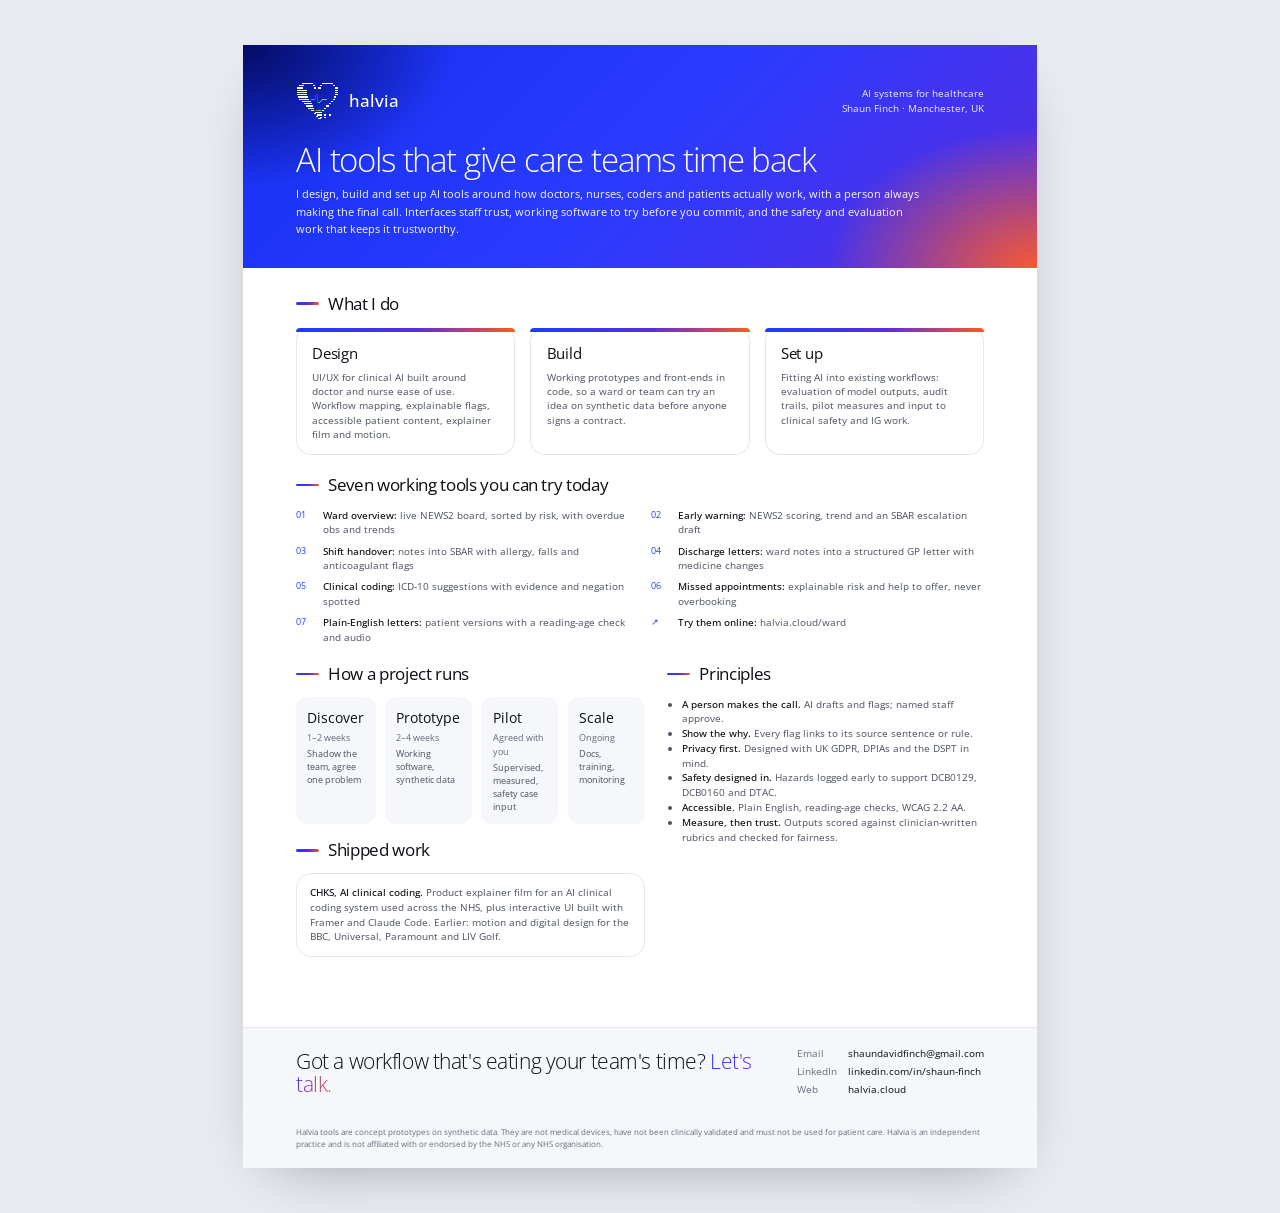
<file: capability.html>
<!DOCTYPE html>
<html lang="en-GB">
<head>
<meta charset="utf-8">
<meta name="viewport" content="width=device-width, initial-scale=1">
<title>Halvia capability sheet — Shaun Finch</title>
<meta name="description" content="One-page capability sheet for Halvia: design, working prototypes and AI set-up for healthcare teams, by Shaun Finch.">
<meta name="robots" content="noindex">
<link rel="stylesheet" href="assets/fonts/fonts.css?v=2">
<style>
@page{size:A4;margin:0}
:root{--ink:#0B0D12;--mute:#4B5160;--dim:#666C7A;--line:#E4E7EF;--soft:#F6F7FB;--blue:#1A3CFF;--violet:#5A2CE0;
  --grad:linear-gradient(115deg,#1A3CFF 0%,#5A2CE0 55%,#FF5A1F 100%);
  --sans:"Open Sans","Helvetica Neue",Arial,sans-serif;--mono:"Open Sans",Menlo,Consolas,monospace}
*{box-sizing:border-box}
html,body{margin:0;background:#E9EBF2}
body{font-family:var(--mono);color:var(--ink);font-size:8.6pt;line-height:1.5;-webkit-print-color-adjust:exact;print-color-adjust:exact}
.sheet{width:210mm;height:297mm;margin:0 auto;background:#fff;position:relative;overflow:hidden;display:flex;flex-direction:column}
@media screen{.sheet{margin:12mm auto;box-shadow:0 20px 60px -30px rgba(0,0,0,.4)}}
@media screen and (max-width:840px){.sheet{margin:8px auto}}
/* compact */
.band{background:radial-gradient(90mm 60mm at 100% 100%,rgba(255,92,40,.95),transparent 62%),radial-gradient(90mm 60mm at 0% 0%,rgba(4,10,90,.95),transparent 62%),linear-gradient(135deg,#1430F0,#2A3BFF 50%,#5A2CE0);color:#fff;padding:10mm 14mm 8mm}
.top{display:flex;align-items:center;gap:3mm}
.top svg{width:11mm;height:9.5mm}
.top b{font-family:var(--sans);font-weight:500;font-size:13pt}
.top span{margin-left:auto;font-size:7.4pt;opacity:.9;text-align:right;line-height:1.5}
h1{font-family:var(--sans);font-weight:300;font-size:25pt;letter-spacing:-.035em;line-height:1.02;margin:6mm 0 2.5mm;max-width:150mm}
.band p{margin:0;max-width:165mm;font-size:8.2pt;line-height:1.6;opacity:.95}
main{padding:6mm 14mm 4mm;flex:1;display:flex;flex-direction:column;gap:4.5mm}
h2{font-family:var(--sans);font-weight:400;font-size:13pt;letter-spacing:-.02em;margin:0 0 2.5mm;display:flex;align-items:center;gap:2.5mm}
h2::before{content:"";width:6mm;height:.6mm;background:var(--grad);border-radius:1mm}
.three{display:grid;grid-template-columns:repeat(3,1fr);gap:4mm}
.three div{border:1px solid var(--line);border-radius:4mm;padding:3.5mm 4mm;border-top:1mm solid transparent;border-image:none;position:relative}
.three div::before{content:"";position:absolute;left:-1px;right:-1px;top:-1px;height:1mm;border-radius:4mm 4mm 0 0;background:var(--grad)}
.three b{display:block;font-family:var(--sans);font-weight:400;font-size:11.5pt;letter-spacing:-.015em;margin-bottom:1.2mm}
.three p{margin:0;color:var(--mute);font-size:7.4pt;line-height:1.45}
.tools{display:grid;grid-template-columns:1fr 1fr;gap:1.8mm 6mm;margin:0;padding:0;list-style:none}
.tools li{display:grid;grid-template-columns:5mm 1fr;gap:2mm;font-size:7.5pt;line-height:1.45;color:var(--mute)}
.tools li i{font-style:normal;font-size:7pt;color:var(--blue)}
.tools li b{color:var(--ink);font-weight:500}
.two{display:grid;grid-template-columns:1.1fr 1fr;gap:6mm}
.steps{display:grid;grid-template-columns:repeat(4,1fr);gap:2.5mm}
.steps div{background:var(--soft);border-radius:3mm;padding:2.8mm 3mm}
.steps b{display:block;font-family:var(--sans);font-weight:400;font-size:10.5pt}
.steps small{display:block;color:var(--dim);font-size:6.8pt;margin-top:.8mm}
.steps span{display:block;font-size:6.9pt;line-height:1.4;color:var(--mute);margin-top:1mm}
.rules{margin:0;padding-left:4mm;color:var(--mute);font-size:7.4pt;line-height:1.5}
.rules b{color:var(--ink);font-weight:500}
.ship{border:1px solid var(--line);border-radius:4mm;padding:3mm 3.5mm;font-size:7.4pt;color:var(--mute);line-height:1.5}
.ship b{color:var(--ink);font-weight:500}
.cta{margin-top:auto;display:flex;align-items:center;gap:6mm;padding:5mm 14mm;background:var(--soft);border-top:1px solid var(--line)}
.cta .big{font-family:var(--sans);font-weight:300;font-size:16pt;letter-spacing:-.02em;line-height:1.1;flex:1}
.cta .big em{font-style:normal;background:var(--grad);-webkit-background-clip:text;background-clip:text;color:transparent}
.cta dl{margin:0;font-size:7.8pt;display:grid;grid-template-columns:auto 1fr;gap:.6mm 3mm}
.cta dt{color:var(--dim)}
.cta dd{margin:0}
.cta a{color:var(--ink);text-decoration:none}
.legal{padding:2.5mm 14mm 4.5mm;font-size:6.2pt;color:var(--dim);line-height:1.5;background:var(--soft)}
</style>
</head>
<body>
<div class="sheet">
  <div class="band">
    <div class="top"><svg viewBox="0 0 37 32" aria-hidden="true" shape-rendering="crispEdges" color="#FFFFFF"><path fill="currentColor" d="M5 0h10v1h-10zM23 0h10v1h-10zM3 2h4v1h-4zM15 2h2v1h-2zM21 2h2v1h-2zM33 2h2v1h-2zM1 4h5v1h-5zM16 4h2v1h-2zM20 4h2v1h-2zM35 4h2v1h-2zM1 6h9v1h-9zM35 6h2v1h-2zM1 8h9v1h-9zM35 8h2v1h-2zM1 10h9v1h-9zM35 10h2v1h-2zM2 12h9v1h-9zM34 12h2v1h-2zM3 14h9v1h-9zM33 14h2v1h-2zM5 16h8v1h-8zM31 16h2v1h-2zM7 18h7v1h-7zM29 18h2v1h-2zM9 20h6v1h-6zM27 20h2v1h-2zM11 22h5v1h-5zM25 22h2v1h-2zM13 24h3v1h-3zM23 24h2v1h-2zM17 26h6v1h-6zM16 27h2v1h-2zM19 28h4v1h-4zM25 28h2v1h-2zM29 28h2v1h-2zM18 29h2v1h-2zM21 30h2v1h-2zM25 30h2v1h-2zM20 31h2v1h-2z"/><path fill="#4038FF" d="M18 10h1v1h-1zM17 11h1v1h-1zM19 11h1v1h-1zM17 12h1v1h-1zM19 12h1v1h-1zM17 13h1v1h-1zM19 13h1v1h-1zM19 14h1v1h-1zM19 15h1v1h-1zM19 16h1v1h-1zM16 24h2v1h-2z"/><path fill="#FF2BE0" d="M13 14h4v1h-4z"/><path fill="#2BF05A" d="M23 14h5v1h-5zM22 15h1v1h-1zM21 16h1v1h-1zM20 17h1v1h-1zM20 24h2v1h-2z"/><path fill="#FF3A3A" d="M18 24h2v1h-2z"/></svg><b>halvia</b><span>AI systems for healthcare<br>Shaun Finch &middot; Manchester, UK</span></div>
    <h1>AI tools that give care teams time back</h1>
    <p>I design, build and set up AI tools around how doctors, nurses, coders and patients actually work, with a person always making the final call. Interfaces staff trust, working software to try before you commit, and the safety and evaluation work that keeps it trustworthy.</p>
  </div>
  <main>
    <section><h2>What I do</h2>
      <div class="three">
        <div><b>Design</b><p>UI/UX for clinical AI built around doctor and nurse ease of use. Workflow mapping, explainable flags, accessible patient content, explainer film and motion.</p></div>
        <div><b>Build</b><p>Working prototypes and front-ends in code, so a ward or team can try an idea on synthetic data before anyone signs a contract.</p></div>
        <div><b>Set up</b><p>Fitting AI into existing workflows: evaluation of model outputs, audit trails, pilot measures and input to clinical safety and IG work.</p></div>
      </div>
    </section>
    <section><h2>Seven working tools you can try today</h2>
      <ul class="tools">
        <li><i>01</i><span><b>Ward overview:</b> live NEWS2 board, sorted by risk, with overdue obs and trends</span></li>
        <li><i>02</i><span><b>Early warning:</b> NEWS2 scoring, trend and an SBAR escalation draft</span></li>
        <li><i>03</i><span><b>Shift handover:</b> notes into SBAR with allergy, falls and anticoagulant flags</span></li>
        <li><i>04</i><span><b>Discharge letters:</b> ward notes into a structured GP letter with medicine changes</span></li>
        <li><i>05</i><span><b>Clinical coding:</b> ICD-10 suggestions with evidence and negation spotted</span></li>
        <li><i>06</i><span><b>Missed appointments:</b> explainable risk and help to offer, never overbooking</span></li>
        <li><i>07</i><span><b>Plain-English letters:</b> patient versions with a reading-age check and audio</span></li>
        <li><i>&#8599;</i><span><b>Try them online:</b> halvia.cloud/ward</span></li>
      </ul>
    </section>
    <section class="two">
      <div><h2>How a project runs</h2>
        <div class="steps">
          <div><b>Discover</b><small>1&ndash;2 weeks</small><span>Shadow the team, agree one problem</span></div>
          <div><b>Prototype</b><small>2&ndash;4 weeks</small><span>Working software, synthetic data</span></div>
          <div><b>Pilot</b><small>Agreed with you</small><span>Supervised, measured, safety case input</span></div>
          <div><b>Scale</b><small>Ongoing</small><span>Docs, training, monitoring</span></div>
        </div>
        <h2 style="margin-top:3.5mm">Shipped work</h2>
        <div class="ship"><b>CHKS, AI clinical coding.</b> Product explainer film for an AI clinical coding system used across the NHS, plus interactive UI built with Framer and Claude Code. Earlier: motion and digital design for the BBC, Universal, Paramount and LIV Golf.</div>
      </div>
      <div><h2>Principles</h2>
        <ul class="rules">
          <li><b>A person makes the call.</b> AI drafts and flags; named staff approve.</li>
          <li><b>Show the why.</b> Every flag links to its source sentence or rule.</li>
          <li><b>Privacy first.</b> Designed with UK GDPR, DPIAs and the DSPT in mind.</li>
          <li><b>Safety designed in.</b> Hazards logged early to support DCB0129, DCB0160 and DTAC.</li>
          <li><b>Accessible.</b> Plain English, reading-age checks, WCAG 2.2 AA.</li>
          <li><b>Measure, then trust.</b> Outputs scored against clinician-written rubrics and checked for fairness.</li>
        </ul>
      </div>
    </section>
  </main>
  <div class="cta">
    <div class="big">Got a workflow that's eating your team's time? <em>Let's talk.</em></div>
    <dl><dt>Email</dt><dd><a href="mailto:shaundavidfinch@gmail.com">shaundavidfinch@gmail.com</a></dd><dt>LinkedIn</dt><dd><a href="https://www.linkedin.com/in/shaun-finch">linkedin.com/in/shaun-finch</a></dd><dt>Web</dt><dd><a href="https://halvia.cloud/">halvia.cloud</a></dd></dl>
  </div>
  <div class="legal">Halvia tools are concept prototypes on synthetic data. They are not medical devices, have not been clinically validated and must not be used for patient care. Halvia is an independent practice and is not affiliated with or endorsed by the NHS or any NHS organisation.</div>
</div>
<script>/* on narrow screens, shrink the A4 sheet to fit (printing is unaffected) */
(function(){function fit(){var sh=document.querySelector('.sheet'),w=innerWidth;sh.style.zoom=w<840?(w-16)/794:''}fit();addEventListener('resize',fit)})();</script>
</body>
</html>
</file>
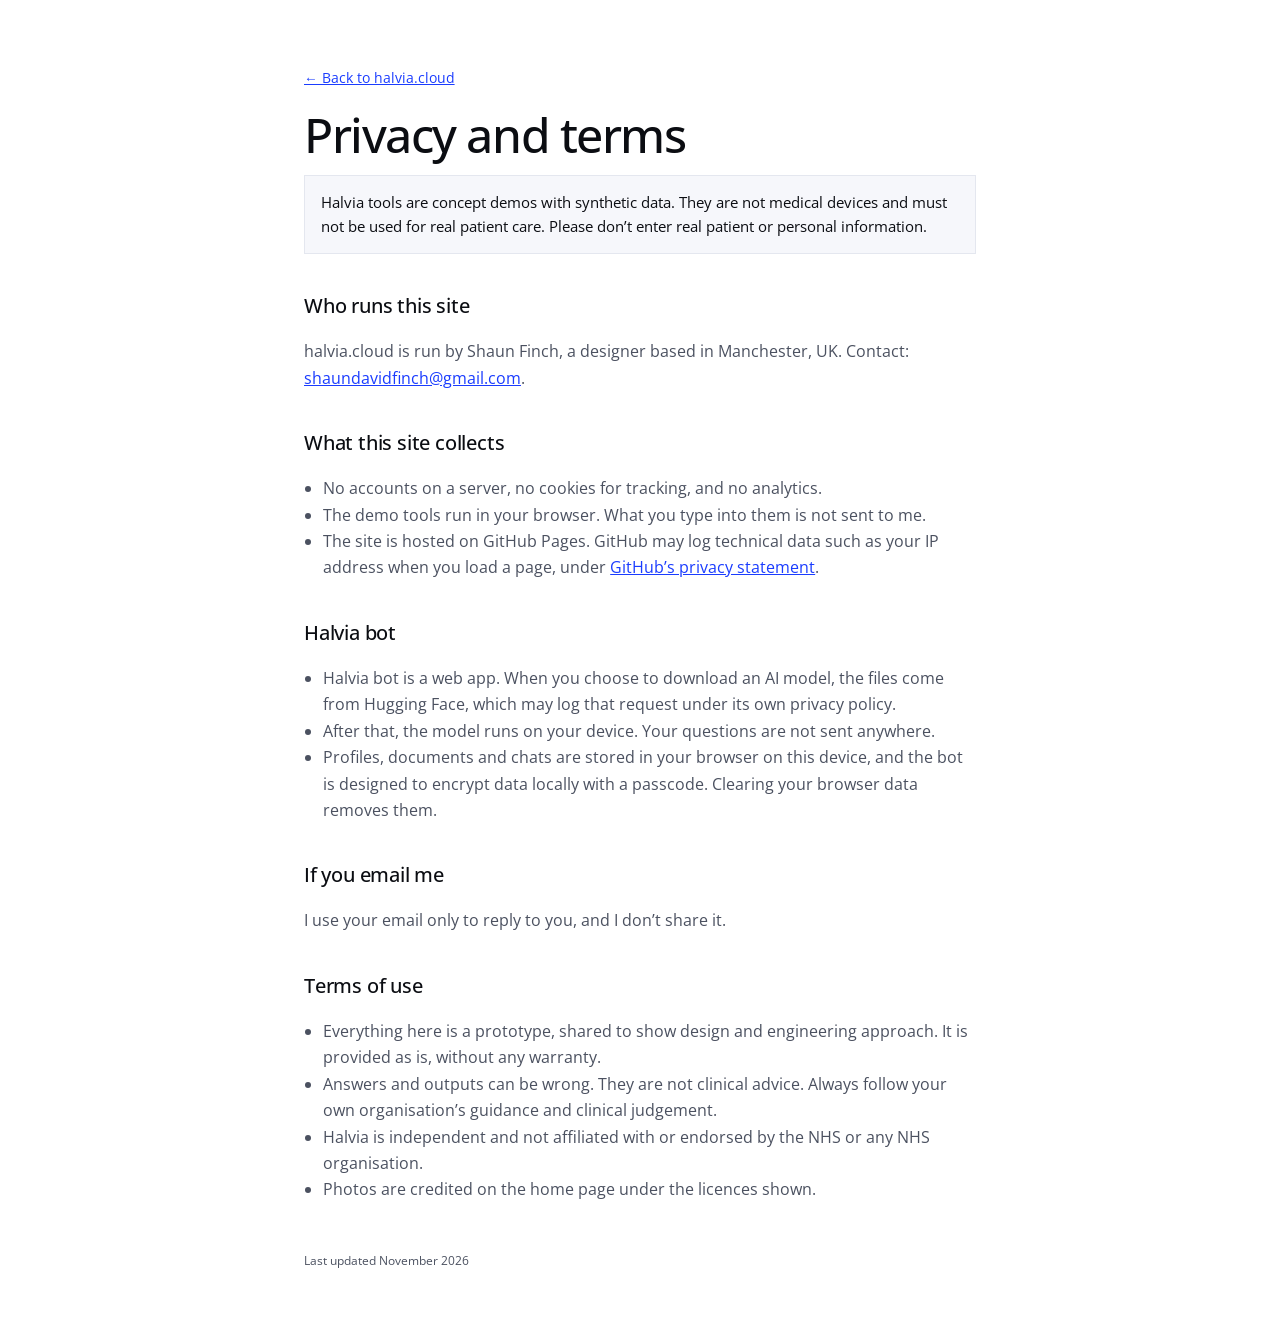
<file: privacy.html>
<!DOCTYPE html>
<html lang="en-GB">
<head>
<meta charset="utf-8">
<meta name="viewport" content="width=device-width, initial-scale=1">
<title>Privacy and terms — Halvia</title>
<meta name="description" content="How halvia.cloud handles your data, and the terms for using the Halvia concept tools.">
<link rel="canonical" href="https://halvia.cloud/privacy.html">
<link rel="icon" href="favicon.png">
<link rel="stylesheet" href="assets/fonts/fonts.css?v=2">
<style>
:root{--bg:#FFFFFF;--soft:#F6F7FB;--line:#E4E7EF;--ink:#0B0D12;--mute:#4B5160;--blue:#1A3CFF;
  --sans:"Open Sans","Helvetica Neue",Arial,system-ui,sans-serif;--mono:"Open Sans",ui-monospace,Menlo,Consolas,monospace}
*{box-sizing:border-box}
body{margin:0;background:var(--bg);color:var(--ink);font-family:var(--sans);font-size:1rem;line-height:1.65}
main{max-width:44rem;margin:0 auto;padding:clamp(1.5rem,5vw,4rem) 16px 4rem}
a{color:var(--blue)}
.back{font-size:.85rem}
h1{font-weight:500;font-size:clamp(2rem,6vw,3rem);letter-spacing:-.03em;line-height:1.05;margin:1.2rem 0 .6rem}
h2{font-weight:500;font-size:1.25rem;letter-spacing:-.01em;margin:2.2rem 0 .4rem}
p,li{color:var(--mute)}
ul{padding-left:1.2rem}
.note{background:var(--soft);border:1px solid var(--line);padding:.9rem 1rem;color:var(--ink);font-size:.92rem}
small{display:block;margin-top:3rem;font-family:var(--mono);font-size:.72rem;color:var(--mute)}
</style>
</head>
<body>
<main>
  <a class="back" href="./">&larr; Back to halvia.cloud</a>
  <h1>Privacy and terms</h1>
  <p class="note">Halvia tools are concept demos with synthetic data. They are not medical devices and must not be used for real patient care. Please don&rsquo;t enter real patient or personal information.</p>

  <h2>Who runs this site</h2>
  <p>halvia.cloud is run by Shaun Finch, a designer based in Manchester, UK. Contact: <a href="mailto:shaundavidfinch@gmail.com">shaundavidfinch@gmail.com</a>.</p>

  <h2>What this site collects</h2>
  <ul>
    <li>No accounts on a server, no cookies for tracking, and no analytics.</li>
    <li>The demo tools run in your browser. What you type into them is not sent to me.</li>
    <li>The site is hosted on GitHub Pages. GitHub may log technical data such as your IP address when you load a page, under <a href="https://docs.github.com/en/site-policy/privacy-policies/github-general-privacy-statement" rel="noopener">GitHub&rsquo;s privacy statement</a>.</li>
  </ul>

  <h2>Halvia bot</h2>
  <ul>
    <li>Halvia bot is a web app. When you choose to download an AI model, the files come from Hugging Face, which may log that request under its own privacy policy.</li>
    <li>After that, the model runs on your device. Your questions are not sent anywhere.</li>
    <li>Profiles, documents and chats are stored in your browser on this device, and the bot is designed to encrypt data locally with a passcode. Clearing your browser data removes them.</li>
  </ul>

  <h2>If you email me</h2>
  <p>I use your email only to reply to you, and I don&rsquo;t share it.</p>

  <h2>Terms of use</h2>
  <ul>
    <li>Everything here is a prototype, shared to show design and engineering approach. It is provided as is, without any warranty.</li>
    <li>Answers and outputs can be wrong. They are not clinical advice. Always follow your own organisation&rsquo;s guidance and clinical judgement.</li>
    <li>Halvia is independent and not affiliated with or endorsed by the NHS or any NHS organisation.</li>
    <li>Photos are credited on the home page under the licences shown.</li>
  </ul>

  <small>Last updated November 2026</small>
</main>
</body>
</html>
</file>
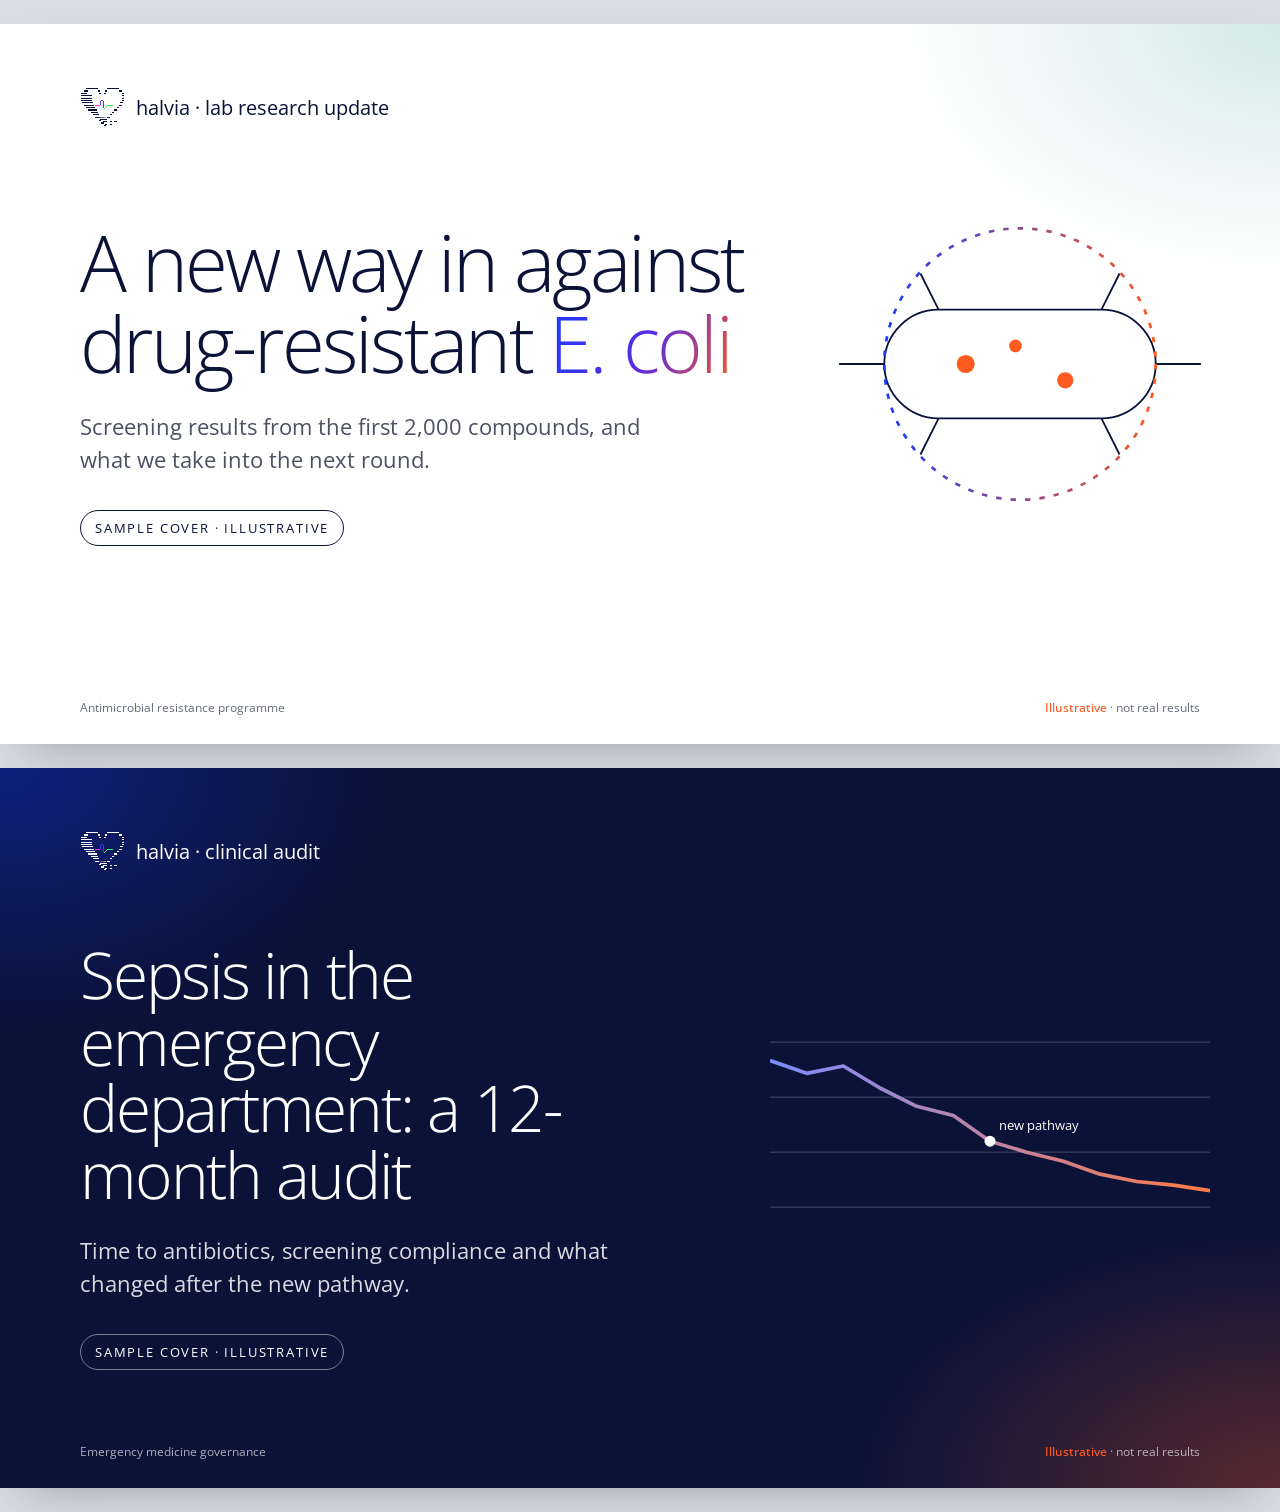
<file: decks/covers.html>
<!DOCTYPE html>
<html lang="en-GB">
<head>
<meta charset="utf-8">
<meta name="viewport" content="width=device-width, initial-scale=1">
<title>Sample deck covers — Halvia</title>
<meta name="description" content="A sample clinical research deck designed by Halvia. All figures are illustrative, not real study results.">
<meta name="robots" content="noindex">
<link rel="stylesheet" href="../assets/fonts/fonts.css?v=2">
<style>
@page{size:1280px 720px;margin:0}
:root{--navy:#0A1238;--navy2:#141E52;--ink:#0B0D12;--mute:#4B5160;--dim:#666C7A;--line:#E4E7EF;--soft:#F5F6FA;
  --blue:#1A3CFF;--violet:#5A2CE0;--orange:#FF5A1F;--teal:#0E8A7A;
  --grad:linear-gradient(115deg,#1A3CFF 0%,#5A2CE0 55%,#FF5A1F 100%);
  --sans:"Open Sans","Helvetica Neue",Arial,sans-serif;--mono:"Open Sans",Menlo,Consolas,monospace}
*{box-sizing:border-box}
html,body{margin:0;background:#D9DCE6}
body{font-family:var(--mono);color:var(--ink);-webkit-print-color-adjust:exact;print-color-adjust:exact}
.slide{width:1280px;height:720px;position:relative;overflow:hidden;background:#fff;page-break-after:always;break-after:page}
@media screen{.slide{margin:24px auto;box-shadow:0 20px 50px -25px rgba(0,0,0,.35)}}
.pad{position:absolute;inset:64px 80px 70px}
h1,h2,h3{font-family:var(--sans);font-weight:300;letter-spacing:-.035em;margin:0;line-height:1.04}
.kick{font-size:14px;letter-spacing:.22em;text-transform:uppercase;color:var(--dim);display:flex;align-items:center;gap:12px;margin-bottom:22px}
.kick::before{content:"";width:36px;height:3px;border-radius:2px;background:var(--grad)}
.foot{position:absolute;left:80px;right:80px;bottom:28px;display:flex;justify-content:space-between;font-size:12px;color:var(--dim)}
.foot b{font-weight:500;color:var(--orange)}
.navy{background:radial-gradient(700px 420px at 100% 100%,rgba(255,90,31,.32),transparent 62%),radial-gradient(620px 420px at 0% 0%,rgba(26,60,255,.35),transparent 62%),var(--navy);color:#fff}
.navy .kick{color:rgba(255,255,255,.75)}
.navy .foot{color:rgba(255,255,255,.65)}
.brand{display:flex;align-items:center;gap:12px;font-size:20px}
.brand svg{width:44px;height:38px}
/* slide 1 */
.s1 h1{font-size:84px;max-width:15ch;margin-top:96px}
.s1 p{font-size:22px;line-height:1.5;max-width:44ch;color:rgba(255,255,255,.85);margin:26px 0 0}
.tag{display:inline-block;margin-top:34px;font-size:13px;letter-spacing:.14em;text-transform:uppercase;padding:8px 14px;border-radius:999px;border:1px solid rgba(255,255,255,.45)}
/* slide 2 */
.s2 h2{font-size:58px;max-width:20ch}
.three{display:grid;grid-template-columns:repeat(3,1fr);gap:22px;margin-top:48px}
.three div{border:1px solid var(--line);border-radius:20px;padding:26px 26px 28px;background:var(--soft)}
.three b{display:block;font-family:var(--sans);font-weight:300;font-size:46px;letter-spacing:-.03em;background:var(--grad);-webkit-background-clip:text;background-clip:text;color:transparent}
.three span{display:block;font-size:16px;line-height:1.55;color:var(--mute);margin-top:8px}
/* slide 3 flow */
.s3 h2{font-size:52px}
.flow{position:absolute;left:80px;right:80px;top:200px;bottom:90px}
.box{position:absolute;border:1.5px solid #0A1238;border-radius:12px;padding:12px 16px;font-size:15px;line-height:1.4;background:#fff}
.box b{display:inline;font-family:var(--sans);font-weight:500;font-size:22px;letter-spacing:-.01em}
.box.side{border-style:dashed;border-color:#9AA1B2;color:var(--mute)}
.box.arm{background:var(--soft)}
svg.lines{position:absolute;inset:0;width:100%;height:100%}
/* slide 4 results */
.s4 h2{font-size:50px;max-width:22ch}
.res{display:grid;grid-template-columns:1fr 1.25fr;gap:44px;margin-top:40px}
.panel h3{font-family:var(--mono);font-size:13px;letter-spacing:.18em;text-transform:uppercase;color:var(--dim);font-weight:400;margin-bottom:16px}
/* slide 5 */
.s5 h2{font-size:58px;max-width:18ch}
.take{margin:44px 0 0;padding:0;list-style:none;display:grid;gap:18px;max-width:900px}
.take li{display:grid;grid-template-columns:54px 1fr;gap:18px;align-items:start;font-size:21px;line-height:1.45;color:rgba(255,255,255,.9)}
.take li i{font-style:normal;display:grid;place-items:center;width:42px;height:42px;border-radius:12px;background:var(--grad);font-size:16px;color:#fff}
.ask{position:absolute;right:80px;bottom:90px;width:360px;border-radius:20px;padding:22px 24px;background:rgba(255,255,255,.1);border:1px solid rgba(255,255,255,.3);font-size:16px;line-height:1.55}
.ask b{display:block;font-family:var(--sans);font-weight:400;font-size:24px;margin-bottom:8px}
/* slide 6 */
.s6 h2{font-size:64px;max-width:16ch;margin-top:120px}
.s6 p{font-size:20px;line-height:1.6;color:rgba(255,255,255,.85);max-width:52ch;margin-top:24px}
.warn{position:absolute;left:80px;right:80px;bottom:80px;font-size:14px;line-height:1.6;color:rgba(255,255,255,.75);border-top:1px solid rgba(255,255,255,.2);padding-top:18px}
</style>
</head>
<body>
<section class="slide s1" style="background:radial-gradient(640px 420px at 100% 0%,rgba(14,138,122,.18),transparent 60%),#fff">
  <div class="pad">
    <div class="brand" style="color:#0A1238"><svg viewBox="0 0 37 32" shape-rendering="crispEdges" color="#0A1238"><path fill="currentColor" d="M5 0h10v1h-10zM23 0h10v1h-10zM3 2h4v1h-4zM15 2h2v1h-2zM21 2h2v1h-2zM33 2h2v1h-2zM1 4h5v1h-5zM16 4h2v1h-2zM20 4h2v1h-2zM35 4h2v1h-2zM1 6h9v1h-9zM35 6h2v1h-2zM1 8h9v1h-9zM35 8h2v1h-2zM1 10h9v1h-9zM35 10h2v1h-2zM2 12h9v1h-9zM34 12h2v1h-2zM3 14h9v1h-9zM33 14h2v1h-2zM5 16h8v1h-8zM31 16h2v1h-2zM7 18h7v1h-7zM29 18h2v1h-2zM9 20h6v1h-6zM27 20h2v1h-2zM11 22h5v1h-5zM25 22h2v1h-2zM13 24h3v1h-3zM23 24h2v1h-2zM17 26h6v1h-6zM16 27h2v1h-2zM19 28h4v1h-4zM25 28h2v1h-2zM29 28h2v1h-2zM18 29h2v1h-2zM21 30h2v1h-2zM25 30h2v1h-2zM20 31h2v1h-2z"/><path fill="#4038FF" d="M18 10h1v1h-1zM17 11h1v1h-1zM19 11h1v1h-1zM17 12h1v1h-1zM19 12h1v1h-1zM17 13h1v1h-1zM19 13h1v1h-1zM19 14h1v1h-1zM19 15h1v1h-1zM19 16h1v1h-1zM16 24h2v1h-2z"/><path fill="#FF2BE0" d="M13 14h4v1h-4z"/><path fill="#2BF05A" d="M23 14h5v1h-5zM22 15h1v1h-1zM21 16h1v1h-1zM20 17h1v1h-1zM20 24h2v1h-2z"/><path fill="#FF3A3A" d="M18 24h2v1h-2z"/></svg>halvia &middot; lab research update</div>
    <h1 style="color:#0A1238;font-size:78px;max-width:16ch">A new way in against drug-resistant <em style="font-style:normal;background:var(--grad);-webkit-background-clip:text;background-clip:text;color:transparent">E.&nbsp;coli</em></h1>
    <p style="color:var(--mute)">Screening results from the first 2,000 compounds, and what we take into the next round.</p>
    <span class="tag" style="border-color:#0A1238;color:#0A1238">Sample cover &middot; illustrative</span>
  </div>
  <svg viewBox="0 0 420 420" style="position:absolute;right:70px;top:150px;width:380px" aria-hidden="true">
    <g fill="none" stroke="#0A1238" stroke-width="2"><rect x="60" y="150" width="300" height="120" rx="60"/><path d="M60 210H10M360 210h50M120 150l-20-40M300 150l20-40M120 270l-20 40M300 270l20 40"/></g>
    <g fill="#FF5A1F"><circle cx="150" cy="210" r="10"/><circle cx="205" cy="190" r="7"/><circle cx="260" cy="228" r="9"/></g>
    <circle cx="210" cy="210" r="150" fill="none" stroke="url(#gc)" stroke-width="3" stroke-dasharray="6 10"/>
    <defs><linearGradient id="gc"><stop offset="0" stop-color="#1A3CFF"/><stop offset="1" stop-color="#FF5A1F"/></linearGradient></defs>
  </svg>
  <div class="foot"><span>Antimicrobial resistance programme</span><span><b>Illustrative</b> &middot; not real results</span></div>
</section>
<section class="slide navy s1">
  <div class="pad">
    <div class="brand"><svg viewBox="0 0 37 32" shape-rendering="crispEdges" color="#fff"><path fill="currentColor" d="M5 0h10v1h-10zM23 0h10v1h-10zM3 2h4v1h-4zM15 2h2v1h-2zM21 2h2v1h-2zM33 2h2v1h-2zM1 4h5v1h-5zM16 4h2v1h-2zM20 4h2v1h-2zM35 4h2v1h-2zM1 6h9v1h-9zM35 6h2v1h-2zM1 8h9v1h-9zM35 8h2v1h-2zM1 10h9v1h-9zM35 10h2v1h-2zM2 12h9v1h-9zM34 12h2v1h-2zM3 14h9v1h-9zM33 14h2v1h-2zM5 16h8v1h-8zM31 16h2v1h-2zM7 18h7v1h-7zM29 18h2v1h-2zM9 20h6v1h-6zM27 20h2v1h-2zM11 22h5v1h-5zM25 22h2v1h-2zM13 24h3v1h-3zM23 24h2v1h-2zM17 26h6v1h-6zM16 27h2v1h-2zM19 28h4v1h-4zM25 28h2v1h-2zM29 28h2v1h-2zM18 29h2v1h-2zM21 30h2v1h-2zM25 30h2v1h-2zM20 31h2v1h-2z"/><path fill="#4038FF" d="M18 10h1v1h-1zM17 11h1v1h-1zM19 11h1v1h-1zM17 12h1v1h-1zM19 12h1v1h-1zM17 13h1v1h-1zM19 13h1v1h-1zM19 14h1v1h-1zM19 15h1v1h-1zM19 16h1v1h-1zM16 24h2v1h-2z"/><path fill="#FF2BE0" d="M13 14h4v1h-4z"/><path fill="#2BF05A" d="M23 14h5v1h-5zM22 15h1v1h-1zM21 16h1v1h-1zM20 17h1v1h-1zM20 24h2v1h-2z"/><path fill="#FF3A3A" d="M18 24h2v1h-2z"/></svg>halvia &middot; clinical audit</div>
    <h1 style="font-size:64px;max-width:15ch;margin-top:72px">Sepsis in the emergency department: a 12-month audit</h1>
    <p>Time to antibiotics, screening compliance and what changed after the new pathway.</p>
    <span class="tag">Sample cover &middot; illustrative</span>
  </div>
  <svg viewBox="0 0 480 300" style="position:absolute;right:70px;top:210px;width:440px" aria-hidden="true">
    <g fill="none" stroke="rgba(255,255,255,.25)"><path d="M0 250H480M0 190H480M0 130H480M0 70H480"/></g>
    <polyline fill="none" stroke="url(#gs)" stroke-width="4" stroke-linejoin="round" points="0,90 40,104 80,96 120,120 160,140 200,150 240,178 280,190 320,200 360,214 400,222 440,226 480,232"/>
    <g fill="#fff"><circle cx="240" cy="178" r="6"/></g>
    <text x="250" y="166" fill="#fff" font-family="Open Sans" font-size="14">new pathway</text>
    <defs><linearGradient id="gs"><stop offset="0" stop-color="#7C8CFF"/><stop offset="1" stop-color="#FF7A45"/></linearGradient></defs>
  </svg>
  <div class="foot"><span>Emergency medicine governance</span><span><b>Illustrative</b> &middot; not real results</span></div>
</section>
</body></html>
</file>
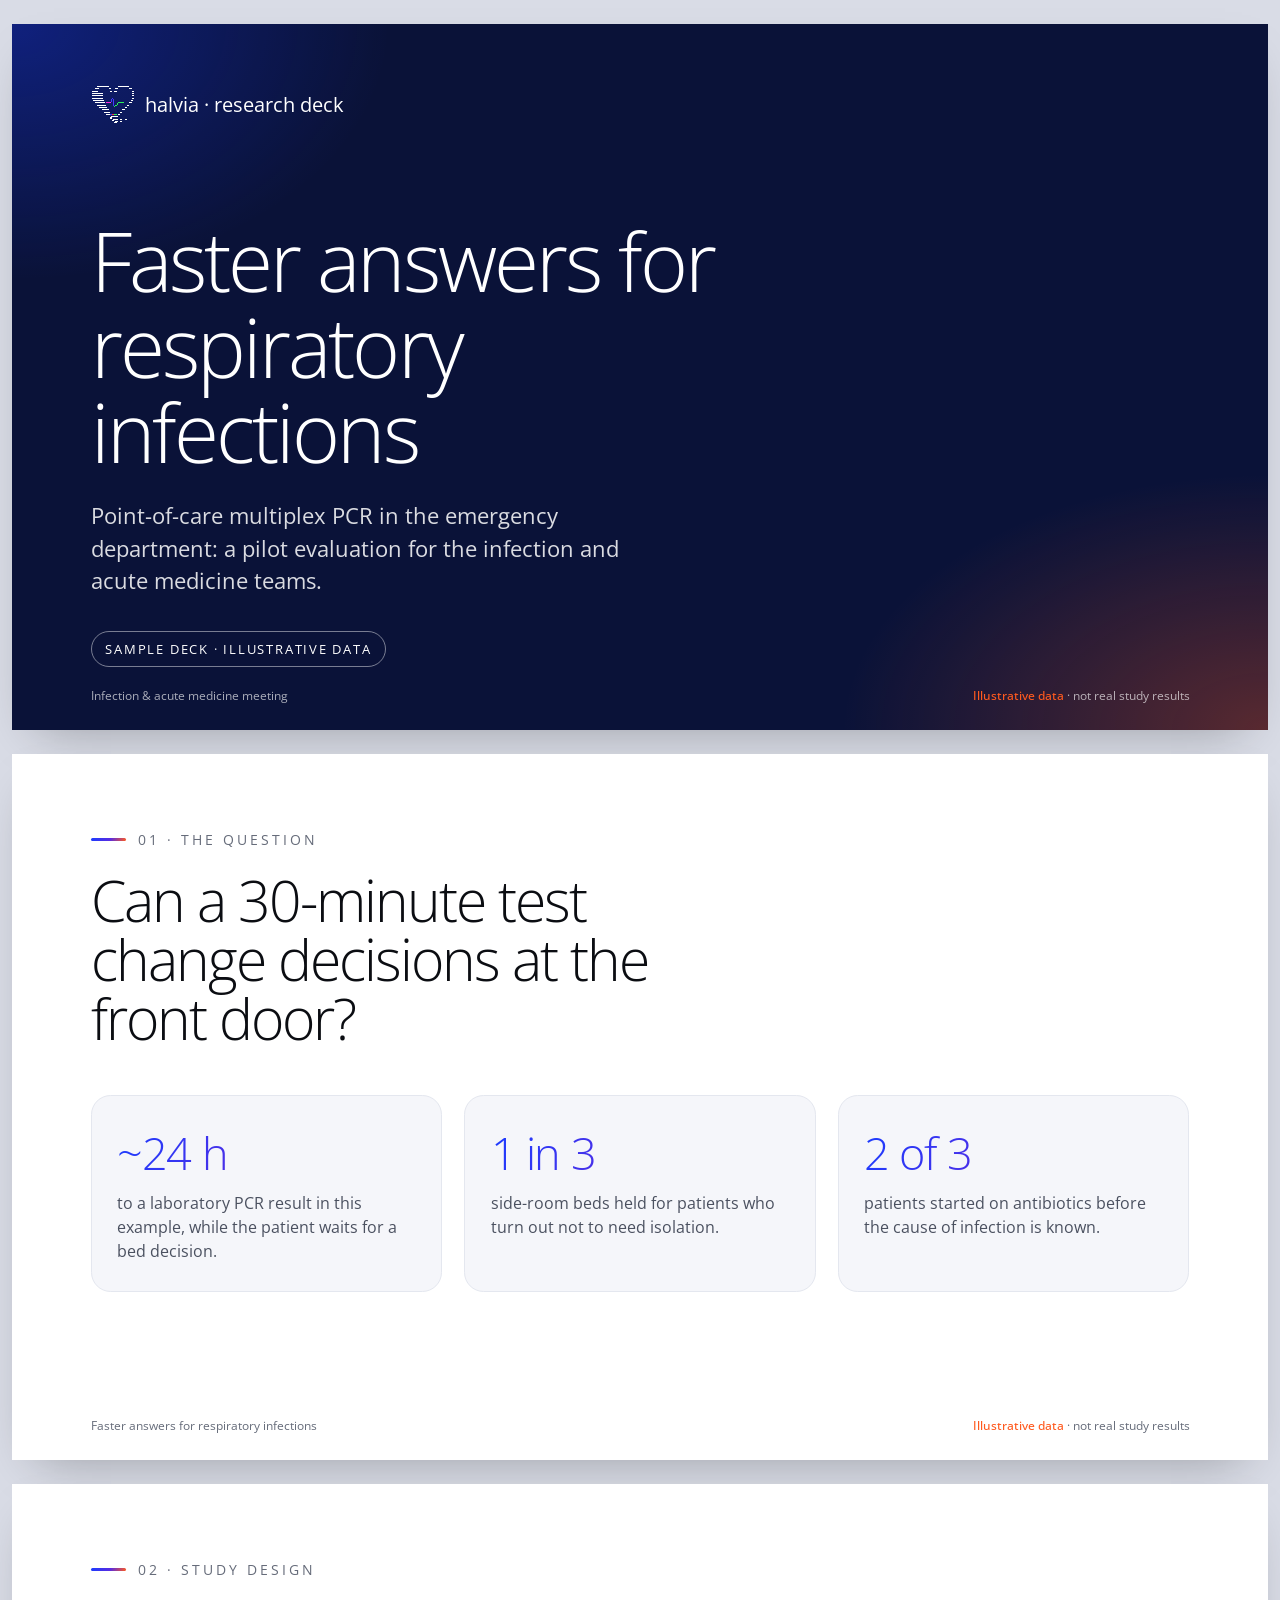
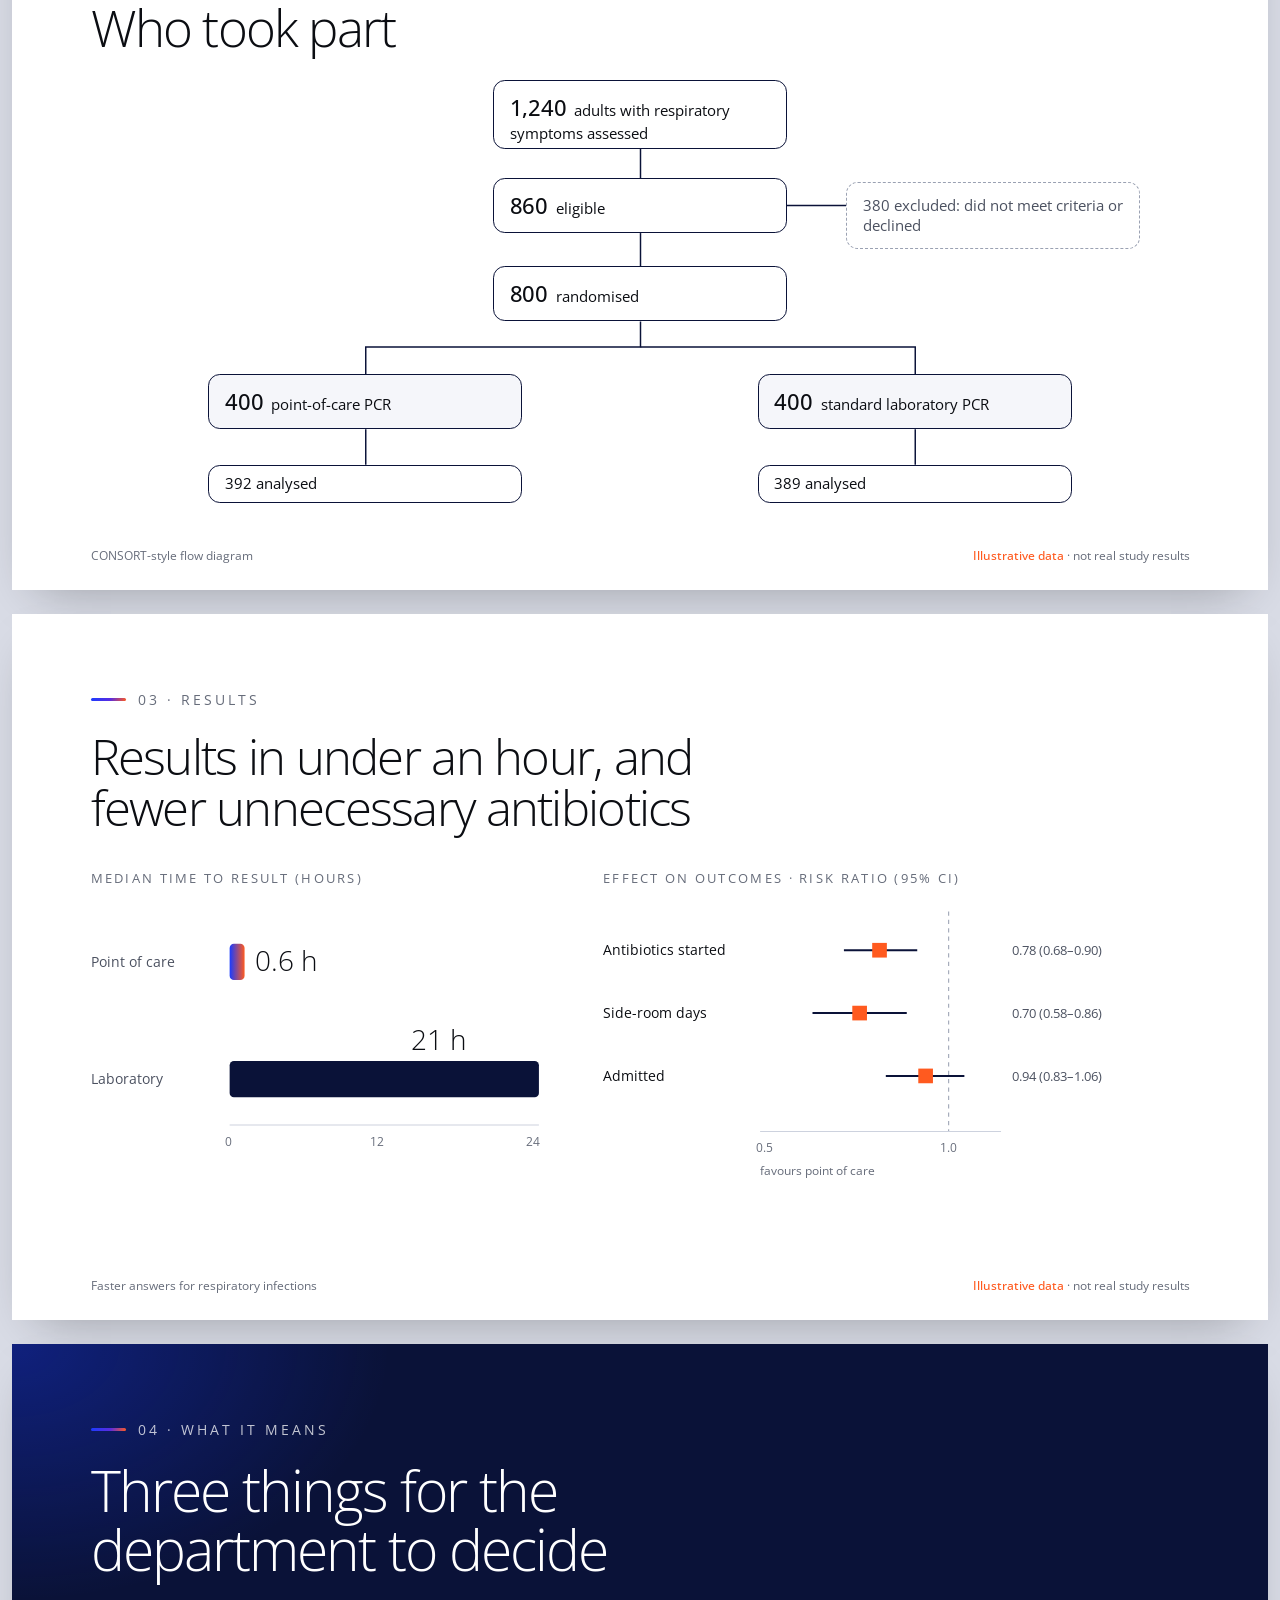
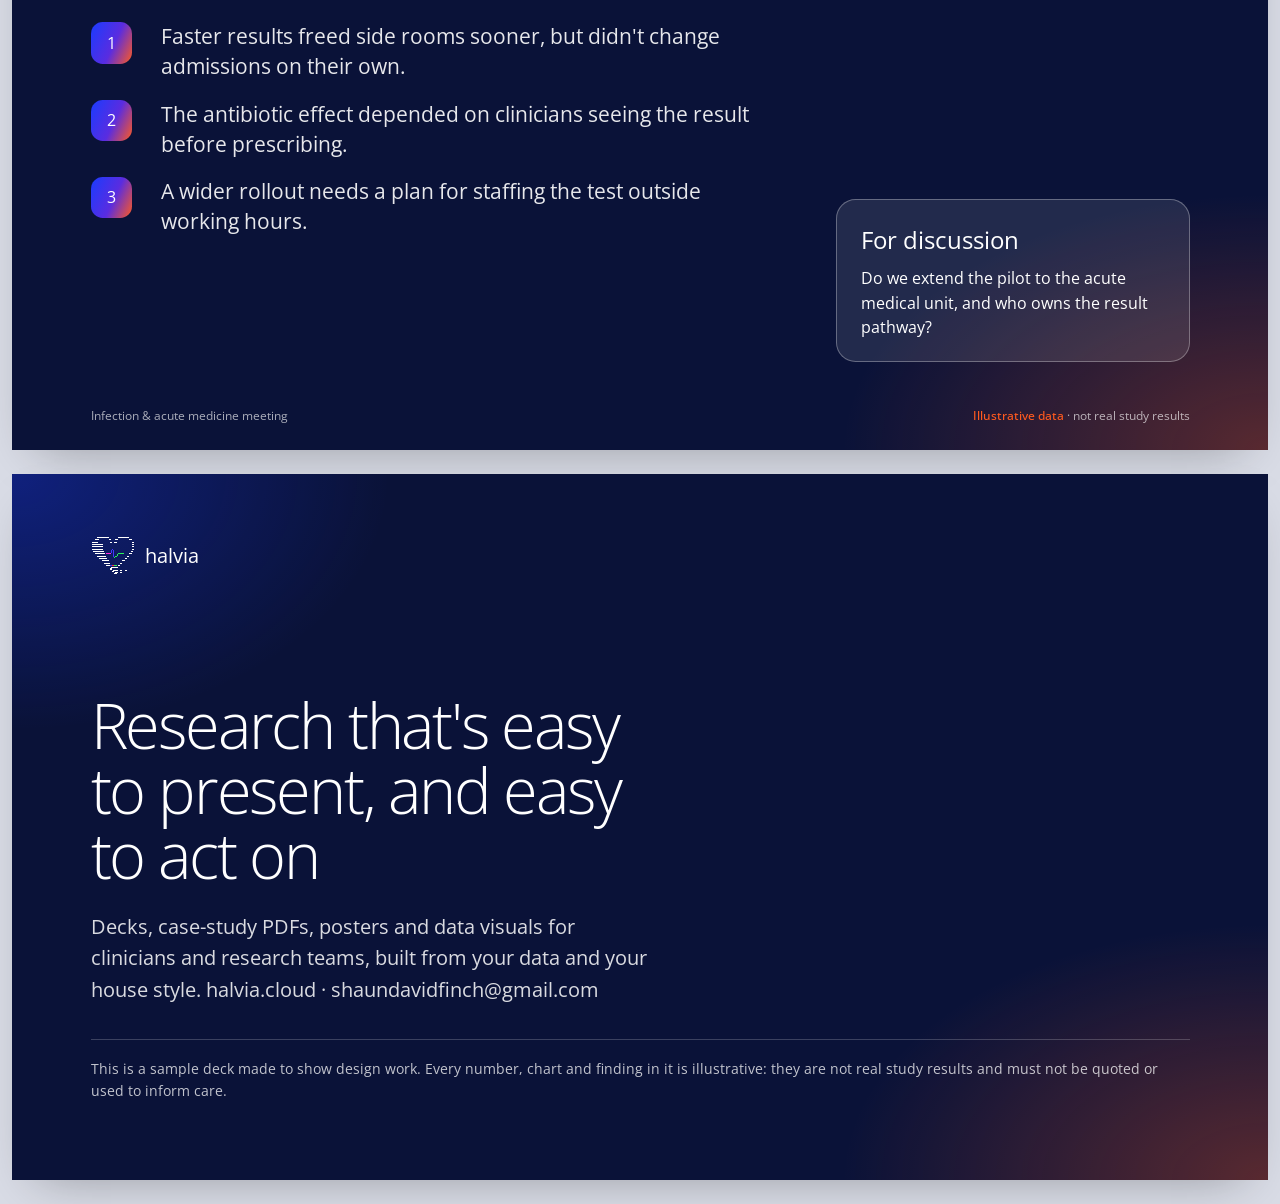
<file: decks/sample-research-deck.html>
<!DOCTYPE html>
<html lang="en-GB">
<head>
<meta charset="utf-8">
<meta name="viewport" content="width=device-width, initial-scale=1">
<title>Sample research deck — Halvia</title>
<meta name="description" content="A sample clinical research deck designed by Halvia. All figures are illustrative, not real study results.">
<meta name="robots" content="noindex">
<link rel="stylesheet" href="../assets/fonts/fonts.css?v=2">
<style>
@page{size:1280px 720px;margin:0}
:root{--navy:#0A1238;--navy2:#141E52;--ink:#0B0D12;--mute:#4B5160;--dim:#666C7A;--line:#E4E7EF;--soft:#F5F6FA;
  --blue:#1A3CFF;--violet:#5A2CE0;--orange:#FF5A1F;--teal:#0E8A7A;
  --grad:linear-gradient(115deg,#1A3CFF 0%,#5A2CE0 55%,#FF5A1F 100%);
  --sans:"Open Sans","Helvetica Neue",Arial,sans-serif;--mono:"Open Sans",Menlo,Consolas,monospace}
*{box-sizing:border-box}
html,body{margin:0;background:#D9DCE6}
body{font-family:var(--mono);color:var(--ink);-webkit-print-color-adjust:exact;print-color-adjust:exact}
.slide{width:1280px;height:720px;position:relative;overflow:hidden;background:#fff;page-break-after:always;break-after:page}
@media screen{.slide{margin:24px auto;box-shadow:0 20px 50px -25px rgba(0,0,0,.35)}}
.pad{position:absolute;inset:64px 80px 70px}
h1,h2,h3{font-family:var(--sans);font-weight:300;letter-spacing:-.035em;margin:0;line-height:1.04}
.kick{font-size:14px;letter-spacing:.22em;text-transform:uppercase;color:var(--dim);display:flex;align-items:center;gap:12px;margin-bottom:22px}
.kick::before{content:"";width:36px;height:3px;border-radius:2px;background:var(--grad)}
.foot{position:absolute;left:80px;right:80px;bottom:28px;display:flex;justify-content:space-between;font-size:12px;color:var(--dim)}
.foot b{font-weight:500;color:var(--orange)}
.navy{background:radial-gradient(700px 420px at 100% 100%,rgba(255,90,31,.32),transparent 62%),radial-gradient(620px 420px at 0% 0%,rgba(26,60,255,.35),transparent 62%),var(--navy);color:#fff}
.navy .kick{color:rgba(255,255,255,.75)}
.navy .foot{color:rgba(255,255,255,.65)}
.brand{display:flex;align-items:center;gap:12px;font-size:20px}
.brand svg{width:44px;height:38px}
/* slide 1 */
.s1 h1{font-size:84px;max-width:15ch;margin-top:96px}
.s1 p{font-size:22px;line-height:1.5;max-width:44ch;color:rgba(255,255,255,.85);margin:26px 0 0}
.tag{display:inline-block;margin-top:34px;font-size:13px;letter-spacing:.14em;text-transform:uppercase;padding:8px 14px;border-radius:999px;border:1px solid rgba(255,255,255,.45)}
/* slide 2 */
.s2 h2{font-size:58px;max-width:20ch}
.three{display:grid;grid-template-columns:repeat(3,1fr);gap:22px;margin-top:48px}
.three div{border:1px solid var(--line);border-radius:20px;padding:26px 26px 28px;background:var(--soft)}
.three b{display:block;font-family:var(--sans);font-weight:300;font-size:46px;letter-spacing:-.03em;background:var(--grad);-webkit-background-clip:text;background-clip:text;color:transparent}
.three span{display:block;font-size:16px;line-height:1.55;color:var(--mute);margin-top:8px}
/* slide 3 flow */
.s3 h2{font-size:52px}
.flow{position:absolute;left:80px;right:80px;top:200px;bottom:90px}
.box{position:absolute;box-sizing:border-box;border:1.5px solid #0A1238;border-radius:12px;padding:12px 16px;font-size:15px;line-height:1.4;background:#fff}
.box b{display:inline;font-family:var(--sans);font-weight:500;font-size:22px;letter-spacing:-.01em;margin-right:8px}
.box.side{border-style:dashed;border-color:#9AA1B2;color:var(--mute)}
.box.arm{background:var(--soft)}
svg.lines{position:absolute;inset:0;width:100%;height:100%}
/* slide 4 results */
.s4 h2{font-size:50px;max-width:22ch}
.res{display:grid;grid-template-columns:1fr 1.25fr;gap:44px;margin-top:40px}
.panel h3{font-family:var(--mono);font-size:13px;letter-spacing:.18em;text-transform:uppercase;color:var(--dim);font-weight:400;margin-bottom:16px}
/* slide 5 */
.s5 h2{font-size:58px;max-width:18ch}
.take{margin:44px 0 0;padding:0;list-style:none;display:grid;gap:18px;max-width:680px}
.take li{display:grid;grid-template-columns:54px 1fr;gap:18px;align-items:start;font-size:21px;line-height:1.45;color:rgba(255,255,255,.9)}
.take li i{font-style:normal;display:grid;place-items:center;width:42px;height:42px;border-radius:12px;background:var(--grad);font-size:16px;color:#fff}
.ask{position:absolute;right:80px;bottom:90px;width:360px;border-radius:20px;padding:22px 24px;background:rgba(255,255,255,.1);border:1px solid rgba(255,255,255,.3);font-size:16px;line-height:1.55}
.ask b{display:block;font-family:var(--sans);font-weight:400;font-size:24px;margin-bottom:8px}
/* slide 6 */
.s6 h2{font-size:64px;max-width:16ch;margin-top:120px}
.s6 p{font-size:20px;line-height:1.6;color:rgba(255,255,255,.85);max-width:52ch;margin-top:24px}
.warn{position:absolute;left:80px;right:80px;bottom:80px;font-size:14px;line-height:1.6;color:rgba(255,255,255,.75);border-top:1px solid rgba(255,255,255,.2);padding-top:18px}
</style>
</head>
<body>

<!-- 1. title -->
<section class="slide navy s1">
  <div class="pad">
    <div class="brand"><svg viewBox="0 0 37 32" shape-rendering="crispEdges" color="#fff"><path fill="currentColor" d="M5 0h10v1h-10zM23 0h10v1h-10zM3 2h4v1h-4zM15 2h2v1h-2zM21 2h2v1h-2zM33 2h2v1h-2zM1 4h5v1h-5zM16 4h2v1h-2zM20 4h2v1h-2zM35 4h2v1h-2zM1 6h9v1h-9zM35 6h2v1h-2zM1 8h9v1h-9zM35 8h2v1h-2zM1 10h9v1h-9zM35 10h2v1h-2zM2 12h9v1h-9zM34 12h2v1h-2zM3 14h9v1h-9zM33 14h2v1h-2zM5 16h8v1h-8zM31 16h2v1h-2zM7 18h7v1h-7zM29 18h2v1h-2zM9 20h6v1h-6zM27 20h2v1h-2zM11 22h5v1h-5zM25 22h2v1h-2zM13 24h3v1h-3zM23 24h2v1h-2zM17 26h6v1h-6zM16 27h2v1h-2zM19 28h4v1h-4zM25 28h2v1h-2zM29 28h2v1h-2zM18 29h2v1h-2zM21 30h2v1h-2zM25 30h2v1h-2zM20 31h2v1h-2z"/><path fill="#4038FF" d="M18 10h1v1h-1zM17 11h1v1h-1zM19 11h1v1h-1zM17 12h1v1h-1zM19 12h1v1h-1zM17 13h1v1h-1zM19 13h1v1h-1zM19 14h1v1h-1zM19 15h1v1h-1zM19 16h1v1h-1zM16 24h2v1h-2z"/><path fill="#FF2BE0" d="M13 14h4v1h-4z"/><path fill="#2BF05A" d="M23 14h5v1h-5zM22 15h1v1h-1zM21 16h1v1h-1zM20 17h1v1h-1zM20 24h2v1h-2z"/><path fill="#FF3A3A" d="M18 24h2v1h-2z"/></svg>halvia &middot; research deck</div>
    <h1>Faster answers for respiratory infections</h1>
    <p>Point-of-care multiplex PCR in the emergency department: a pilot evaluation for the infection and acute medicine teams.</p>
    <span class="tag">Sample deck &middot; illustrative data</span>
  </div>
  <div class="foot"><span>Infection &amp; acute medicine meeting</span><span><b>Illustrative data</b> &middot; not real study results</span></div>
</section>

<!-- 2. the question -->
<section class="slide s2">
  <div class="pad">
    <p class="kick">01 &middot; The question</p>
    <h2>Can a 30-minute test change decisions at the front door?</h2>
    <div class="three">
      <div><b>~24 h</b><span>to a laboratory PCR result in this example, while the patient waits for a bed decision.</span></div>
      <div><b>1 in 3</b><span>side-room beds held for patients who turn out not to need isolation.</span></div>
      <div><b>2 of 3</b><span>patients started on antibiotics before the cause of infection is known.</span></div>
    </div>
  </div>
  <div class="foot"><span>Faster answers for respiratory infections</span><span><b>Illustrative data</b> &middot; not real study results</span></div>
</section>

<!-- 3. study design: CONSORT-style flow -->
<section class="slide s3">
  <div class="pad"><p class="kick">02 &middot; Study design</p><h2>Who took part</h2></div>
  <div class="flow">
    <svg class="lines" viewBox="0 0 1120 430" preserveAspectRatio="none" aria-hidden="true">
      <g stroke="#0A1238" stroke-width="1.5" fill="none">
        <path d="M560 70V100"/><path d="M560 156V190"/><path d="M560 128H770"/><path d="M560 246V272H280V300"/><path d="M560 272H840V300"/><path d="M280 356V392"/><path d="M840 356V392"/>
      </g>
    </svg>
    <div class="box" style="left:410px;top:0;width:300px;height:70px"><b>1,240</b>adults with respiratory symptoms assessed</div>
    <div class="box side" style="left:770px;top:104px;width:300px">380 excluded: did not meet criteria or declined</div>
    <div class="box" style="left:410px;top:100px;width:300px;height:56px"><b>860</b>eligible</div>
    <div class="box" style="left:410px;top:190px;width:300px;height:56px"><b>800</b>randomised</div>
    <div class="box arm" style="left:120px;top:300px;width:320px;height:56px"><b>400</b>point-of-care PCR</div>
    <div class="box arm" style="left:680px;top:300px;width:320px;height:56px"><b>400</b>standard laboratory PCR</div>
    <div class="box" style="left:120px;top:392px;width:320px;padding:8px 16px">392 analysed</div>
    <div class="box" style="left:680px;top:392px;width:320px;padding:8px 16px">389 analysed</div>
  </div>
  <div class="foot"><span>CONSORT-style flow diagram</span><span><b>Illustrative data</b> &middot; not real study results</span></div>
</section>

<!-- 4. results -->
<section class="slide s4">
  <div class="pad">
    <p class="kick">03 &middot; Results</p>
    <h2>Results in under an hour, and fewer unnecessary antibiotics</h2>
    <div class="res">
      <div class="panel"><h3>Median time to result (hours)</h3>
        <svg viewBox="0 0 440 260" width="100%" aria-label="Bar chart: point-of-care 0.6 hours, laboratory 21 hours">
          <g font-family="Open Sans" font-size="13" fill="#4B5160">
            <text x="0" y="62">Point of care</text><text x="0" y="172">Laboratory</text>
          </g>
          <rect x="130" y="40" width="14" height="34" rx="4" fill="url(#gb)"/>
          <rect x="130" y="150" width="290" height="34" rx="4" fill="#0A1238"/>
          <g font-family="Open Sans" font-size="26" font-weight="300" fill="#0B0D12"><text x="154" y="66">0.6 h</text><text x="300" y="140">21 h</text></g>
          <line x1="130" y1="210" x2="420" y2="210" stroke="#CDD2DE"/>
          <g font-family="Open Sans" font-size="11" fill="#666C7A"><text x="126" y="230">0</text><text x="262" y="230">12</text><text x="408" y="230">24</text></g>
          <defs><linearGradient id="gb" x1="0" x2="1"><stop offset="0" stop-color="#1A3CFF"/><stop offset="1" stop-color="#FF5A1F"/></linearGradient></defs>
        </svg>
      </div>
      <div class="panel"><h3>Effect on outcomes &middot; risk ratio (95% CI)</h3>
        <svg viewBox="0 0 560 270" width="100%" aria-label="Forest plot of three outcomes, all favouring point-of-care testing">
          <line x1="330" y1="10" x2="330" y2="220" stroke="#9AA1B2" stroke-dasharray="4 4"/>
          <g font-family="Open Sans" font-size="13" fill="#0B0D12">
            <text x="0" y="52">Antibiotics started</text><text x="0" y="112">Side-room days</text><text x="0" y="172">Admitted</text>
          </g>
          <g stroke="#0A1238" stroke-width="2"><line x1="230" y1="47" x2="300" y2="47"/><line x1="200" y1="107" x2="290" y2="107"/><line x1="270" y1="167" x2="345" y2="167"/></g>
          <rect x="257" y="40" width="14" height="14" fill="#FF5A1F"/><rect x="238" y="100" width="14" height="14" fill="#FF5A1F"/><rect x="301" y="160" width="14" height="14" fill="#FF5A1F"/>
          <g font-family="Open Sans" font-size="12" fill="#4B5160"><text x="390" y="52">0.78 (0.68&#8211;0.90)</text><text x="390" y="112">0.70 (0.58&#8211;0.86)</text><text x="390" y="172">0.94 (0.83&#8211;1.06)</text></g>
          <line x1="150" y1="220" x2="380" y2="220" stroke="#CDD2DE"/>
          <g font-family="Open Sans" font-size="11" fill="#666C7A"><text x="146" y="240">0.5</text><text x="322" y="240">1.0</text><text x="150" y="262">favours point of care</text></g>
        </svg>
      </div>
    </div>
  </div>
  <div class="foot"><span>Faster answers for respiratory infections</span><span><b>Illustrative data</b> &middot; not real study results</span></div>
</section>

<!-- 5. what it means -->
<section class="slide navy s5">
  <div class="pad">
    <p class="kick">04 &middot; What it means</p>
    <h2>Three things for the department to decide</h2>
    <ul class="take">
      <li><i>1</i><span>Faster results freed side rooms sooner, but didn't change admissions on their own.</span></li>
      <li><i>2</i><span>The antibiotic effect depended on clinicians seeing the result before prescribing.</span></li>
      <li><i>3</i><span>A wider rollout needs a plan for staffing the test outside working hours.</span></li>
    </ul>
  </div>
  <div class="ask"><b>For discussion</b>Do we extend the pilot to the acute medical unit, and who owns the result pathway?</div>
  <div class="foot"><span>Infection &amp; acute medicine meeting</span><span><b>Illustrative data</b> &middot; not real study results</span></div>
</section>

<!-- 6. back page -->
<section class="slide navy s6">
  <div class="pad">
    <div class="brand"><svg viewBox="0 0 37 32" shape-rendering="crispEdges" color="#fff"><path fill="currentColor" d="M5 0h10v1h-10zM23 0h10v1h-10zM3 2h4v1h-4zM15 2h2v1h-2zM21 2h2v1h-2zM33 2h2v1h-2zM1 4h5v1h-5zM16 4h2v1h-2zM20 4h2v1h-2zM35 4h2v1h-2zM1 6h9v1h-9zM35 6h2v1h-2zM1 8h9v1h-9zM35 8h2v1h-2zM1 10h9v1h-9zM35 10h2v1h-2zM2 12h9v1h-9zM34 12h2v1h-2zM3 14h9v1h-9zM33 14h2v1h-2zM5 16h8v1h-8zM31 16h2v1h-2zM7 18h7v1h-7zM29 18h2v1h-2zM9 20h6v1h-6zM27 20h2v1h-2zM11 22h5v1h-5zM25 22h2v1h-2zM13 24h3v1h-3zM23 24h2v1h-2zM17 26h6v1h-6zM16 27h2v1h-2zM19 28h4v1h-4zM25 28h2v1h-2zM29 28h2v1h-2zM18 29h2v1h-2zM21 30h2v1h-2zM25 30h2v1h-2zM20 31h2v1h-2z"/><path fill="#4038FF" d="M18 10h1v1h-1zM17 11h1v1h-1zM19 11h1v1h-1zM17 12h1v1h-1zM19 12h1v1h-1zM17 13h1v1h-1zM19 13h1v1h-1zM19 14h1v1h-1zM19 15h1v1h-1zM19 16h1v1h-1zM16 24h2v1h-2z"/><path fill="#FF2BE0" d="M13 14h4v1h-4z"/><path fill="#2BF05A" d="M23 14h5v1h-5zM22 15h1v1h-1zM21 16h1v1h-1zM20 17h1v1h-1zM20 24h2v1h-2z"/><path fill="#FF3A3A" d="M18 24h2v1h-2z"/></svg>halvia</div>
    <h2>Research that's easy to present, and easy to act on</h2>
    <p>Decks, case-study PDFs, posters and data visuals for clinicians and research teams, built from your data and your house style. halvia.cloud &middot; shaundavidfinch@gmail.com</p>
  </div>
  <div class="warn">This is a sample deck made to show design work. Every number, chart and finding in it is illustrative: they are not real study results and must not be quoted or used to inform care.</div>
</section>

<script>/* on screens narrower than a slide, scale the slides to fit (printing is unaffected) */
(function(){function fit(){var z=innerWidth<1330?(innerWidth-24)/1280:1;document.querySelectorAll('.slide').forEach(function(el){el.style.zoom=z<1?z:''})}fit();addEventListener('resize',fit)})();</script>
</body>
</html>
</file>
<file: assets/fonts/fonts.css>
/* Open Sans, self-hosted (SIL OFL 1.1, licence alongside). Variable font: weights 300 to 800, upright and italic, latin and latin-extended. */
@font-face{font-family:'Open Sans';font-style:italic;font-weight:300 800;font-stretch:100%;font-display:swap;src:url(OpenSans-Italic-latin-ext.woff2) format('woff2');unicode-range:U+0100-02BA, U+02BD-02C5, U+02C7-02CC, U+02CE-02D7, U+02DD-02FF, U+0304, U+0308, U+0329, U+1D00-1DBF, U+1E00-1E9F, U+1EF2-1EFF, U+2020, U+20A0-20AB, U+20AD-20C4, U+2113, U+2C60-2C7F, U+A720-A7FF}
@font-face{font-family:'Open Sans';font-style:italic;font-weight:300 800;font-stretch:100%;font-display:swap;src:url(OpenSans-Italic-latin.woff2) format('woff2');unicode-range:U+0000-00FF, U+0131, U+0152-0153, U+02BB-02BC, U+02C6, U+02DA, U+02DC, U+0304, U+0308, U+0329, U+2000-206F, U+20AC, U+2122, U+2191, U+2193, U+2212, U+2215, U+FEFF, U+FFFD}
@font-face{font-family:'Open Sans';font-style:normal;font-weight:300 800;font-stretch:100%;font-display:swap;src:url(OpenSans-latin-ext.woff2) format('woff2');unicode-range:U+0100-02BA, U+02BD-02C5, U+02C7-02CC, U+02CE-02D7, U+02DD-02FF, U+0304, U+0308, U+0329, U+1D00-1DBF, U+1E00-1E9F, U+1EF2-1EFF, U+2020, U+20A0-20AB, U+20AD-20C4, U+2113, U+2C60-2C7F, U+A720-A7FF}
@font-face{font-family:'Open Sans';font-style:normal;font-weight:300 800;font-stretch:100%;font-display:swap;src:url(OpenSans-latin.woff2) format('woff2');unicode-range:U+0000-00FF, U+0131, U+0152-0153, U+02BB-02BC, U+02C6, U+02DA, U+02DC, U+0304, U+0308, U+0329, U+2000-206F, U+20AC, U+2122, U+2191, U+2193, U+2212, U+2215, U+FEFF, U+FFFD}
</file>
<file: assets/intro.css>
/* "Welcome to Halvia" intro: white screen, typed glitch title, pixel clusters, robotic voice, then fades to the page */
#hvIntro{display:none}
html.hv-intro{overflow:hidden}
html.hv-intro #hvIntro{display:grid}
#hvIntro{position:fixed;inset:0;z-index:9999;place-items:center;background:#FFFFFF;transition:opacity .9s ease;font-family:"Open Sans",Arial,sans-serif;cursor:default;overflow:hidden}
#hvIntro.out{opacity:0;pointer-events:none}
#hvIntro .in{position:relative;text-align:center;padding:0 16px;max-width:100%}
#hvIntro .lbl{font-weight:300;font-family:"Open Sans",Arial,sans-serif;font-size:clamp(.66rem,1.3vw,.86rem);letter-spacing:.22em;text-transform:uppercase;color:#1A3CFF;margin:0 0 1.4rem;min-height:1.3em;white-space:pre}
#hvIntro h1{margin:0;font-weight:700;font-size:clamp(2.3rem,7.4vw,6rem);line-height:1.02;letter-spacing:-.035em;color:#0B0D12;min-height:1.05em;white-space:nowrap}
#hvIntro .ch{display:inline-block;white-space:pre}
#hvIntro .ch.scr{color:#1A3CFF;font-weight:700}
#hvIntro .blk{background:#1A3CFF;color:#FFFFFF;box-shadow:none}
#hvIntro .cur{display:inline-block;width:.42em;height:.86em;margin-left:.06em;background:#1A3CFF;vertical-align:-.06em;animation:hvBlink .7s steps(1) infinite}
#hvIntro.done .cur{display:none}
@keyframes hvBlink{50%{opacity:0}}
/* glitch: sliced copies of the last word shift sideways in blue for a few frames */
#hvIntro .gw{position:relative;display:inline-block}
#hvIntro .gw.g1{clip-path:inset(10% 0 52% 0);transform:translateX(.05em)}
#hvIntro .gw.g2{clip-path:inset(58% 0 6% 0);transform:translateX(-.06em)}
#hvIntro .gw.g3{transform:translateX(.03em) skewX(-6deg)}
#hvIntro .px{position:absolute;width:clamp(26px,3.4vw,44px);height:auto;pointer-events:none}
#hvIntro .px rect{transition:opacity .12s}
#hvIntro .skip-intro{position:absolute;right:16px;bottom:16px;border:1px solid #0B0D12;background:#FFFFFF;color:#0B0D12;font:300 .8rem/1 "Open Sans",Arial,sans-serif;padding:.6rem .9rem;cursor:pointer;border-radius:0}
#hvIntro .skip-intro:hover{color:#0B0D12;border-color:#0B0D12}
@media (prefers-reduced-motion:reduce){#hvIntro{transition:opacity .3s}#hvIntro .cur{animation:none}}
</file>
<file: bot/bot.css>
/* Halvia bot. Same type and gradient as halvia.cloud; light by default, night mode for night shifts. */
:root{
  --bg:#FFFFFF;--side:#F6F7FB;--card:#FFFFFF;--soft:#EEF0F7;--soft2:#E6E9F3;--line:#E4E7EF;--line2:#CDD2DE;
  --ink:#0B0D12;--mute:#4B5160;--dim:#636978;--link:#1029C9;
  --user:#EEF0F7;--ok:#0E8A4B;--warn:#A35200;--bad:#C0262D;
  --grad:linear-gradient(115deg,#1A3CFF 0%,#5A2CE0 55%,#FF5A1F 100%);
  --shadow:0 18px 40px -24px rgba(16,24,64,.35),0 2px 6px -2px rgba(16,24,64,.08);
  --sans:"Open Sans","Helvetica Neue",Arial,system-ui,sans-serif;
  --mono:"Open Sans",ui-monospace,"SFMono-Regular",Menlo,Consolas,monospace;
  color-scheme:light;
}
@media (prefers-color-scheme:dark){:root:not([data-theme="light"]){
  --bg:#0A0F26;--side:#070B1E;--card:#111938;--soft:#151E42;--soft2:#1C2652;--line:#222C55;--line2:#34407A;
  --ink:#EEF1FB;--mute:#B9C0DA;--dim:#949CBC;--link:#AEB8FF;--user:#18214A;--ok:#4FD38F;--warn:#FFB45E;--bad:#FF8A8F;
  --shadow:0 18px 40px -20px rgba(0,0,0,.7);color-scheme:dark}}
:root[data-theme="dark"]{
  --bg:#0A0F26;--side:#070B1E;--card:#111938;--soft:#151E42;--soft2:#1C2652;--line:#222C55;--line2:#34407A;
  --ink:#EEF1FB;--mute:#B9C0DA;--dim:#949CBC;--link:#AEB8FF;--user:#18214A;--ok:#4FD38F;--warn:#FFB45E;--bad:#FF8A8F;
  --shadow:0 18px 40px -20px rgba(0,0,0,.7);color-scheme:dark}

*,*::before,*::after{box-sizing:border-box}
html,body{height:100%}
body{margin:0;background:var(--bg);color:var(--ink);font-family:var(--mono);font-size:.86rem;line-height:1.6;-webkit-text-size-adjust:100%;overflow:hidden}
button,input,select,textarea{font:inherit;color:inherit}
a{color:var(--link)}
svg{width:1.15rem;height:1.15rem;flex:none}
:focus-visible{outline:2px solid #5A6BFF;outline-offset:2px}
.sr{position:absolute!important;width:1px;height:1px;overflow:hidden;clip:rect(0 0 0 0);white-space:nowrap}
.skip{position:absolute;left:.5rem;top:-3rem;z-index:50;background:var(--ink);color:var(--bg);padding:.5rem .8rem;border-radius:8px}
.skip:focus{top:.5rem}
[hidden]{display:none!important}

.app{display:grid;grid-template-columns:17.5rem minmax(0,1fr);height:100vh;height:100dvh}

/* Sidebar */
.side{background:var(--side);border-right:1px solid var(--line);display:flex;flex-direction:column;gap:.35rem;padding:.9rem .75rem;min-height:0}
.side-top{display:flex;align-items:center;justify-content:space-between;padding:.2rem .35rem .6rem}
.brand{background:none;border:0;padding:0;cursor:pointer;display:flex;align-items:center;gap:.55rem;text-decoration:none;color:var(--ink);font-family:var(--sans);font-size:1.12rem;font-weight:400;letter-spacing:-.01em}
.brand b{font-weight:300;background:var(--grad);-webkit-background-clip:text;background-clip:text;color:transparent}
.logo{width:1.6rem;height:1.4rem}
.newchat,.side-link{display:flex;align-items:center;gap:.6rem;width:100%;text-align:left;border:1px solid transparent;background:none;border-radius:10px;padding:.6rem .7rem;cursor:pointer;color:var(--ink)}
.newchat{background:var(--card);border-color:var(--line);box-shadow:0 1px 2px rgba(16,24,64,.05)}
.newchat:hover,.side-link:hover{border-color:var(--line2)}
.side-link .count{margin-left:auto;font-size:.72rem;color:var(--dim);background:var(--soft);border-radius:99px;padding:0 .5rem}
.hist{flex:1;min-height:0;overflow:auto;margin-top:.6rem}
.hist h2{font-family:var(--mono);font-size:.68rem;letter-spacing:.16em;text-transform:uppercase;color:var(--dim);font-weight:500;margin:.4rem .7rem .4rem}
.hist ul{list-style:none;margin:0;padding:0}
.hist li{display:flex;align-items:center;border-radius:9px}
.hist li:hover,.hist li:focus-within{background:var(--soft)}
.hist li.on{background:var(--soft2)}
.hist li > button:first-child{flex:1;min-width:0;text-align:left;background:none;border:0;padding:.5rem .7rem;cursor:pointer;white-space:nowrap;overflow:hidden;text-overflow:ellipsis;color:var(--ink)}
.hist .del{opacity:0;background:none;border:0;padding:.4rem;margin-right:.2rem;border-radius:7px;color:var(--dim);cursor:pointer}
.hist li:hover .del,.hist li:focus-within .del,.hist li.on .del{opacity:1}
.hist .del svg{width:.95rem;height:.95rem}
.hist-empty{color:var(--dim);font-size:.76rem;margin:.3rem .7rem;line-height:1.55}
.install{border:1px dashed var(--line2);background:none;border-radius:10px;padding:.55rem .7rem;cursor:pointer;color:var(--mute);font-size:.78rem}
.me{border-top:1px solid var(--line);padding:.7rem .3rem 0;display:flex;align-items:center;justify-content:space-between;gap:.5rem}
.me-who{display:flex;align-items:center;gap:.6rem;min-width:0}
.me-who b{display:block;font-weight:500;white-space:nowrap;overflow:hidden;text-overflow:ellipsis;font-size:.82rem}
.me-who small{display:block;color:var(--dim);font-size:.7rem;white-space:nowrap;overflow:hidden;text-overflow:ellipsis}
.me-who > span:last-child{min-width:0}
.av{width:2rem;height:2rem;border-radius:50%;display:grid;place-items:center;background:var(--grad);color:#fff;font-family:var(--sans);font-size:.85rem;flex:none}
.me-acts{display:flex;gap:.3rem;align-items:center}

/* Buttons */
.icon{display:inline-grid;place-items:center;width:2.25rem;height:2.25rem;border-radius:10px;border:1px solid transparent;background:none;cursor:pointer;color:var(--mute)}
.icon:hover{background:var(--soft);color:var(--ink)}
.btn{display:inline-flex;align-items:center;justify-content:center;gap:.45rem;font-family:var(--sans);font-size:.95rem;font-weight:500;padding:.7rem 1.25rem;border-radius:999px;border:1px solid var(--line2);background:var(--card);color:var(--ink);cursor:pointer;text-decoration:none;white-space:nowrap}
.btn:hover{border-color:var(--dim)}
.btn.sm{font-size:.82rem;padding:.45rem .9rem}
.btn.go{background:var(--grad);border-color:transparent;color:#fff;box-shadow:0 12px 26px -14px rgba(90,44,224,.8)}
.btn.go:hover{filter:brightness(1.08)}
.btn.ghost{background:transparent}
.btn.danger{color:var(--bad);border-color:currentColor;background:transparent}
.btn:disabled{opacity:.5;cursor:not-allowed}
.only-m{display:none}

/* Main */
.main{display:flex;flex-direction:column;min-width:0;min-height:0;position:relative}
.top{display:flex;align-items:center;gap:.6rem;padding:.7rem 1.1rem;min-height:3.6rem}
.back{color:var(--dim);text-decoration:none;font-size:.76rem}
.back:hover{color:var(--ink)}
.pills{margin-left:auto;display:flex;align-items:center;gap:.4rem}
.pill{display:inline-flex;align-items:center;gap:.45rem;border:1px solid var(--line);background:var(--card);border-radius:99px;padding:.32rem .75rem;font-size:.74rem;color:var(--mute);white-space:nowrap}
button.pill{cursor:pointer}
button.pill:hover{border-color:var(--line2);color:var(--ink)}
.pill i{width:.5rem;height:.5rem;border-radius:50%;background:var(--dim)}
.pill.net.on i{background:var(--ok)}
.pill.net.off{border-color:var(--warn);color:var(--warn)}
.pill.net.off i{background:var(--warn)}
.pill.ai[data-s="ready"] i{background:var(--ok)}
.pill.ai[data-s="loading"] i{background:#5A6BFF;animation:pulse 1.2s infinite}
.pill.ai[data-s="none"] i{background:var(--grad)}
@keyframes pulse{50%{opacity:.3}}

.thread{flex:1;overflow:auto;padding:0 1.1rem;scroll-behavior:smooth;outline:none}
.hello{max-width:44rem;margin:0 auto;padding:clamp(1.5rem,9vh,6rem) 0 2rem;text-align:center}
.hello-logo{width:3.4rem;height:3rem;color:var(--ink)}
.hello h2{font-family:var(--sans);font-weight:300;font-size:clamp(1.9rem,4vw,2.7rem);letter-spacing:-.025em;line-height:1.1;margin:1rem 0 .7rem}
.hello-sub{color:var(--mute);max-width:34rem;margin:0 auto 1.6rem}
.sugs{display:grid;grid-template-columns:1fr 1fr;gap:.6rem;text-align:left}
.sug{border:1px solid var(--line);background:var(--card);border-radius:14px;padding:.85rem 1rem;cursor:pointer;color:var(--ink);font-family:var(--sans);font-size:.95rem;line-height:1.35}
.sug:hover{border-color:var(--line2);box-shadow:var(--shadow)}
.status-card{text-align:left;border-radius:16px;padding:1rem 1.1rem;margin:0 0 1.2rem;background:var(--card);border:1px solid var(--line);position:relative;overflow:hidden;display:flex;gap:1rem;align-items:center;flex-wrap:wrap}
.status-card::before{content:"";position:absolute;inset:0 auto 0 0;width:3px;background:var(--grad)}
.status-card p{margin:0;flex:1 1 18rem;color:var(--mute)}
.status-card b{color:var(--ink);font-weight:500}

.msgs{list-style:none;margin:0 auto;padding:1rem 0 2rem;max-width:46rem}
.msg{margin:0 0 1.6rem}
.msg.user{display:flex;justify-content:flex-end}
.msg.user .body{background:var(--user);border-radius:18px 18px 4px 18px;padding:.7rem 1rem;max-width:85%;font-family:var(--sans);font-size:1rem;line-height:1.5;white-space:pre-wrap;overflow-wrap:anywhere}
.msg.bot{display:grid;grid-template-columns:2rem minmax(0,1fr);gap:.8rem}
.msg.bot .ava{width:2rem;height:2rem;border-radius:9px;border:1px solid var(--line);display:grid;place-items:center;background:var(--card)}
.msg.bot .ava svg{width:1.3rem;height:1.15rem;color:var(--ink)}
.msg.bot .body{font-family:var(--sans);font-size:1.02rem;line-height:1.62;overflow-wrap:anywhere;min-width:0}
.body p{margin:0 0 .75rem}
.body ul,.body ol{margin:0 0 .8rem;padding-left:1.3rem}
.body li{margin:.2rem 0}
.body h3,.body h4{font-family:var(--sans);font-weight:500;font-size:1.02rem;margin:1rem 0 .4rem}
.body code{font-family:var(--mono);font-size:.85em;background:var(--soft);border-radius:5px;padding:.05rem .3rem}
.body blockquote{margin:0 0 .8rem;padding:.1rem 0 .1rem .9rem;border-left:2px solid var(--line2);color:var(--mute)}
.body strong{font-weight:600}
.cite{display:inline-grid;place-items:center;min-width:1.2rem;height:1.2rem;padding:0 .25rem;margin:0 .1rem;border-radius:6px;background:var(--soft2);color:var(--ink);font-family:var(--mono);font-size:.68rem;text-decoration:none;vertical-align:.12em;line-height:1}
.cite:hover{background:var(--grad);color:#fff}
.typing{display:inline-flex;gap:.25rem;padding:.6rem 0}
.typing i{width:.4rem;height:.4rem;border-radius:50%;background:var(--dim);animation:pulse 1s infinite}
.typing i:nth-child(2){animation-delay:.15s}.typing i:nth-child(3){animation-delay:.3s}
.meta{display:flex;flex-wrap:wrap;align-items:center;gap:.5rem;margin-top:.3rem;font-family:var(--mono);font-size:.7rem;color:var(--dim)}
.meta .tag{border:1px solid var(--line);border-radius:99px;padding:.1rem .55rem}
.meta button{background:none;border:0;color:var(--dim);cursor:pointer;display:inline-flex;align-items:center;gap:.3rem;padding:.2rem .3rem;border-radius:6px;font-size:.7rem}
.meta button:hover{color:var(--ink);background:var(--soft)}
.meta button svg{width:.9rem;height:.9rem}
.srcs{list-style:none;margin:.8rem 0 0;padding:0;display:grid;gap:.45rem}
.src{border:1px solid var(--line);border-radius:12px;background:var(--card);scroll-margin:1rem}
.src:target{border-color:#5A6BFF}
.src summary{display:grid;grid-template-columns:auto minmax(0,1fr);gap:.6rem;align-items:start;padding:.6rem .75rem;cursor:pointer;list-style:none}
.src summary::-webkit-details-marker{display:none}
.src .n{font-size:.68rem;background:var(--soft2);border-radius:6px;padding:.1rem .4rem;margin-top:.1rem}
.src .t{font-size:.76rem;line-height:1.45}
.src .t b{display:block;font-weight:500;color:var(--ink);white-space:nowrap;overflow:hidden;text-overflow:ellipsis}
.src .t span{color:var(--dim)}
.src .full{padding:0 .85rem .8rem 2.6rem;font-family:var(--sans);font-size:.92rem;line-height:1.55;color:var(--mute);white-space:pre-wrap}
.note{border-left:2px solid transparent;border-image:var(--grad) 1;padding-left:.8rem;color:var(--mute);font-size:.9rem}

/* Offline readiness and research list */
.ready{list-style:none;margin:0;padding:0;display:grid;gap:.4rem}
.ready li{display:grid;grid-template-columns:1.6rem minmax(0,1fr);gap:.5rem;align-items:start;font-size:.82rem}
.ready .tick{width:1.4rem;height:1.4rem;border-radius:50%;display:grid;place-items:center;border:1px solid var(--line2);color:var(--dim);font-size:.75rem}
.ready li.ok .tick{background:var(--ok);border-color:var(--ok);color:#fff}
.ready small{display:block;color:var(--dim);font-size:.72rem}
.count-note{font-family:var(--mono);font-weight:400;font-size:.72rem;color:var(--dim);margin-left:.4rem}
.filter{width:100%;border:1px solid var(--line2);background:var(--card);border-radius:10px;padding:.55rem .75rem;font-family:var(--sans);font-size:1rem}
#resList{max-height:22rem;overflow:auto}

/* Composer */
.dock{padding:.4rem 1.1rem calc(.8rem + env(safe-area-inset-bottom));max-width:48.2rem;width:100%;margin:0 auto}
.composer{border:1px solid var(--line2);background:var(--card);border-radius:22px;padding:.7rem .7rem .5rem 1rem;box-shadow:var(--shadow)}
.composer:focus-within{border-color:#7F8BFF}
.composer textarea{width:100%;border:0;background:none;resize:none;outline:none;font-family:var(--sans);font-size:1.02rem;line-height:1.5;max-height:12rem;padding:.2rem 0}
.composer textarea::placeholder{color:var(--dim)}
.comp-row{display:flex;align-items:center;gap:.4rem;margin-top:.2rem}
.comp-mode{font-size:.7rem;color:var(--dim);margin-right:auto}
.send{width:2.3rem;height:2.3rem;border-radius:50%;border:0;display:grid;place-items:center;background:var(--grad);color:#fff;cursor:pointer}
.send:disabled{background:var(--soft2);color:var(--dim);cursor:default}
.send.stop{background:var(--ink);color:var(--bg)}
.fine{font-size:.68rem;color:var(--dim);text-align:center;margin:.55rem 0 0;line-height:1.5}
.pii{border:1px solid var(--warn);background:var(--card);border-radius:14px;padding:.7rem .9rem;margin-bottom:.6rem;display:flex;gap:.8rem;align-items:center;flex-wrap:wrap}
.pii p{margin:0;flex:1 1 20rem;font-size:.78rem;color:var(--mute)}
.pii b{color:var(--warn);font-weight:600}
.pii div{display:flex;gap:.4rem}

/* Dialogs */
.dlg{border:1px solid var(--line);border-radius:20px;padding:0;background:var(--bg);color:var(--ink);width:min(30rem,calc(100vw - 1.5rem));max-height:calc(100dvh - 2rem);box-shadow:0 40px 80px -30px rgba(0,0,0,.5)}
.dlg.wide{width:min(42rem,calc(100vw - 1.5rem))}
.dlg::backdrop{background:rgba(6,10,30,.5);backdrop-filter:blur(3px)}
.dlg[open]{display:flex;flex-direction:column}
.dlg-hd{display:flex;align-items:center;justify-content:space-between;padding:1rem 1rem .4rem 1.4rem}
.dlg-hd h2{font-family:var(--sans);font-weight:300;font-size:1.55rem;letter-spacing:-.02em;margin:0}
.dlg-bd{padding:.2rem 1.4rem 1.4rem;overflow:auto}
.dlg section{padding:1rem 0;border-top:1px solid var(--line)}
.dlg section:first-of-type{border-top:0}
.dlg h3{font-family:var(--sans);font-weight:500;font-size:1.02rem;margin:0 0 .6rem}
.lead{color:var(--mute);margin:0 0 .8rem}
.tiny{font-size:.72rem;color:var(--dim);margin:.6rem 0 0;line-height:1.55}
.row-h{display:flex;align-items:center;justify-content:space-between;gap:1rem;flex-wrap:wrap;margin-bottom:.4rem}
.row-h h3{margin:0}
.acts{display:flex;gap:.5rem;flex-wrap:wrap;margin-top:.8rem}
.gate{display:flex;gap:.9rem;align-items:flex-start;border:1px solid var(--line);border-radius:14px;padding:1rem;background:var(--side);flex-wrap:wrap}
.gate svg{width:1.4rem;height:1.4rem;color:var(--mute);margin-top:.1rem}
.gate p{margin:0;flex:1 1 16rem;color:var(--mute)}
.gate b{color:var(--ink);font-weight:500}
.drop{display:flex;gap:.9rem;align-items:center;border:1.5px dashed var(--line2);border-radius:14px;padding:1.1rem 1rem;cursor:pointer;background:var(--side)}
.drop:hover,.drop.over{border-color:#5A6BFF}
.drop:focus-within{outline:2px solid #5A6BFF;outline-offset:2px}
.drop svg{width:1.6rem;height:1.6rem;color:var(--mute)}
.drop b{display:block;font-family:var(--sans);font-weight:500;font-size:.98rem}
.drop small{color:var(--dim);font-size:.72rem}
.drop input{position:absolute;opacity:0;width:1px;height:1px}
.paste{margin:.7rem 0 0}
.paste summary{cursor:pointer;color:var(--mute);font-size:.8rem}
.paste form{display:grid;gap:.4rem;margin-top:.6rem}
.paste .btn{justify-self:start;margin-top:.3rem}
.ingest{font-size:.76rem;color:var(--mute);margin:.6rem 0 0;min-height:1.2em}
.docs{list-style:none;margin:.6rem 0 0;padding:0;display:grid;gap:.4rem}
.doc{display:grid;grid-template-columns:auto minmax(0,1fr) auto;gap:.7rem;align-items:center;border:1px solid var(--line);border-radius:12px;padding:.6rem .7rem;background:var(--card)}
.doc > svg{color:var(--mute)}
.doc b{display:block;font-weight:500;font-size:.82rem;white-space:nowrap;overflow:hidden;text-overflow:ellipsis}
.doc small{display:block;color:var(--dim);font-size:.7rem;white-space:nowrap;overflow:hidden;text-overflow:ellipsis}
.doc a,.doc button{font-size:.72rem}
.doc button{background:none;border:0;color:var(--dim);cursor:pointer;padding:.3rem;border-radius:7px}
.doc button:hover{color:var(--bad);background:var(--soft)}
.docs-empty{color:var(--dim);font-size:.76rem;margin:.5rem 0 0}
.switch{display:flex;gap:.6rem;align-items:flex-start;cursor:pointer}
.switch input{appearance:none;width:2.3rem;height:1.3rem;border-radius:99px;background:var(--line2);position:relative;flex:none;cursor:pointer;margin:.1rem 0 0;transition:background .15s}
.switch input::after{content:"";position:absolute;top:.15rem;left:.15rem;width:1rem;height:1rem;border-radius:50%;background:#fff;transition:transform .15s}
.switch input:checked{background:linear-gradient(115deg,#1A3CFF,#5A2CE0)}
.switch input:checked::after{transform:translateX(1rem)}
.switch small{display:block;color:var(--dim);font-size:.72rem}
.models{border:0;padding:0;margin:0;display:grid;gap:.5rem}
.model{display:grid;grid-template-columns:auto minmax(0,1fr) auto;gap:.7rem;align-items:center;border:1px solid var(--line);border-radius:14px;padding:.75rem .9rem;cursor:pointer;background:var(--card)}
.model:has(input:checked){border-color:#5A6BFF;box-shadow:0 0 0 1px #5A6BFF inset}
.model input{accent-color:#3B3CF0;margin:0}
.model b{font-family:var(--sans);font-weight:500;font-size:.98rem}
.model small{display:block;color:var(--dim);font-size:.72rem}
.model .sz{font-size:.72rem;color:var(--mute);text-align:right}
.model .have{color:var(--ok)}
.prog{margin-top:.9rem}
.prog .bar{height:.45rem;border-radius:99px;background:var(--soft2);overflow:hidden}
.prog .bar span{display:block;height:100%;width:0;background:var(--grad);transition:width .3s}
.prog p{font-size:.72rem;color:var(--mute);margin:.45rem 0 0;overflow-wrap:anywhere}
.seg{display:inline-flex;border:1px solid var(--line2);border-radius:99px;padding:.2rem;gap:.2rem;flex-wrap:wrap}
.seg label{cursor:pointer}
.seg input{position:absolute;opacity:0;width:1px;height:1px}
.seg span{display:block;padding:.4rem .9rem;border-radius:99px;font-size:.78rem;color:var(--mute)}
.seg input:checked + span{background:var(--ink);color:var(--bg)}
.seg input:focus-visible + span{outline:2px solid #5A6BFF;outline-offset:1px}
.tabs{display:flex;gap:.3rem;border:1px solid var(--line2);border-radius:99px;padding:.2rem;margin-bottom:1rem;width:max-content;max-width:100%}
.tabs button{border:0;background:none;border-radius:99px;padding:.45rem 1rem;cursor:pointer;color:var(--mute);font-size:.8rem}
.tabs button[aria-selected="true"]{background:var(--ink);color:var(--bg)}
.form{display:grid;gap:.4rem}
.form label,.paste label{font-size:.76rem;color:var(--mute);margin-top:.3rem}
.form label small{color:var(--dim)}
.form input,.form select,.paste input,.paste textarea{width:100%;border:1px solid var(--line2);background:var(--card);border-radius:10px;padding:.65rem .75rem;font-family:var(--sans);font-size:1rem}
.form .btn{margin-top:.6rem;justify-self:start}
.form fieldset{border:0;padding:0;margin:0;display:grid;gap:.4rem}
.form legend{font-size:.76rem;color:var(--mute);margin-bottom:.4rem}
.prof{display:flex;gap:.7rem;align-items:center;border:1px solid var(--line);border-radius:12px;padding:.6rem .75rem;cursor:pointer;background:var(--card)}
.prof:has(input:checked){border-color:#5A6BFF}
.prof input{accent-color:#3B3CF0;margin:0}
.prof b{display:block;font-weight:500;font-size:.88rem}
.prof small{color:var(--dim);font-size:.72rem}
.err{color:var(--bad);font-size:.78rem;margin:.2rem 0 0;min-height:1.1em}
.toast{position:fixed;left:50%;bottom:6.5rem;transform:translateX(-50%);background:var(--ink);color:var(--bg);padding:.6rem 1rem;border-radius:12px;font-size:.8rem;z-index:60;max-width:calc(100vw - 2rem);box-shadow:var(--shadow)}
.scrim{display:none}

@media (max-width:52rem){
  .app{grid-template-columns:minmax(0,1fr)}
  .side{position:fixed;inset:0 auto 0 0;width:min(19rem,86vw);z-index:40;transform:translateX(-102%);transition:transform .22s ease;box-shadow:var(--shadow)}
  .side.open{transform:none}
  .scrim{display:block;position:fixed;inset:0;background:rgba(6,10,30,.45);z-index:35}
  .only-m{display:inline-grid}
  .top{padding:.6rem .7rem}
  .back{display:none}
  .thread{padding:0 .9rem}
  .dock{padding-left:.7rem;padding-right:.7rem}
  .sugs{grid-template-columns:minmax(0,1fr)}
  .pill.net span{display:none}
  .pill.net{padding:.32rem .55rem}
}
@media (max-width:26rem){.hello h2{font-size:1.7rem}.sug{font-size:.9rem}}
@media (prefers-reduced-motion:reduce){*{animation:none!important;transition:none!important;scroll-behavior:auto!important}}
</file>
<file: assets/tools.css>
/* Halvia tools: shared styles for the clinical tools, used by halvia.html (case studies) and halvia/app.html (Halvia Ward).
   Everything is scoped under .hv. The default theme is clean white; .hv-vivid switches the same components to the
   electric-blue glass theme used on the portfolio page. */
.hv{
  --ink:#0B0D12;--mute:#4B5160;--dim:#666C7A;--line:#E4E7EF;--line2:#CDD2DE;
  --panel:#F6F7FB;--panel2:#EDEFF6;--card:#FFFFFF;--deep:#FFFFFF;
  --blue:#1A3CFF;--blue-deep:#1029C9;--violet:#4B2BE0;--orange:#FF5A1F;
  --grad:linear-gradient(115deg,#1A3CFF 0%,#5A2CE0 55%,#FF5A1F 100%);
  --green:#0E7A47;--amber:#8F5600;--red:#C42121;--warn:#B84A00;
  --green-bg:#E3F5EC;--amber-bg:#FFF3D6;--orange-bg:#FFE3D2;--red-bg:#FBE0E0;
  --focus:#1A3CFF;--spark:#1A3CFF;--spark-bg:#FFFFFF;
  --mono:"Open Sans",ui-monospace,"SFMono-Regular",Menlo,Consolas,monospace;
  --sans:"Open Sans","Helvetica Neue",Arial,system-ui,sans-serif;
  --r:14px;
  font-family:var(--mono);color:var(--ink);font-size:.86rem;line-height:1.6;
}
.hv *,.hv *::before,.hv *::after{box-sizing:border-box}
.hv :focus-visible{outline:2px solid var(--focus);outline-offset:2px}
.hv button,.hv input,.hv select,.hv textarea{font:inherit;color:inherit}
.hv .sr{position:absolute;width:1px;height:1px;overflow:hidden;clip:rect(0 0 0 0);white-space:nowrap}
.hv [hidden]{display:none!important}

/* layout */
.hv-grid{display:grid;grid-template-columns:repeat(auto-fit,minmax(min(21rem,100%),1fr));gap:1rem}
.hv-cols2{display:grid;grid-template-columns:repeat(2,minmax(0,1fr));gap:1rem}
@media (max-width:52rem){.hv-cols2{grid-template-columns:minmax(0,1fr)}}
.hv-span{grid-column:1/-1}
.hv-card{background:var(--card);border:1px solid var(--line);border-radius:var(--r);padding:1.1rem 1.2rem;min-width:0;box-shadow:0 1px 2px rgba(11,13,18,.04),0 10px 30px -22px rgba(11,13,18,.25)}
.hv-card.tint{background:var(--panel)}
.hv-card > h3{font-size:.66rem;text-transform:uppercase;letter-spacing:.18em;margin:0 0 .9rem;color:var(--mute);font-weight:500;display:flex;align-items:center;gap:.55rem;flex-wrap:wrap}
.hv-card > h3 .r{margin-left:auto;text-transform:none;letter-spacing:0;color:var(--dim);font-weight:400;font-size:.72rem}
.hv-card > h3.g{color:var(--green)} .hv-card > h3.b{color:var(--blue)} .hv-card > h3.o{color:var(--warn)}
.hv-row{display:flex;gap:.5rem;align-items:center;flex-wrap:wrap;margin-top:.8rem}
.hv-row.top{margin:0 0 1rem}
.hv-lbl{font-size:.74rem;color:var(--dim)}
.hv-note{font-size:.74rem;color:var(--dim);margin:.8rem 0 0;line-height:1.6}
.hv-status{font-size:.76rem;color:var(--green);min-height:1.2em}

/* buttons: pill, gradient for the important action */
.hv-btn{display:inline-flex;align-items:center;justify-content:center;gap:.45rem;border-radius:999px;border:1px solid var(--line2);background:var(--card);
  padding:.55rem 1.05rem;font-size:.8rem;font-weight:500;cursor:pointer;text-decoration:none;color:var(--ink);white-space:nowrap;transition:background .15s,border-color .15s,box-shadow .15s}
.hv-btn:hover{border-color:#9EA6B8;background:var(--panel)}
.hv-btn.primary{background:var(--grad);border-color:transparent;color:#fff;box-shadow:0 8px 22px -10px rgba(74,44,224,.7)}
.hv-btn.primary:hover{filter:brightness(1.08);background:var(--grad)}
.hv-btn.solid{background:var(--ink);border-color:var(--ink);color:#fff}
.hv-btn.solid:hover{background:#000}
.hv-btn.ghost{border-color:transparent;background:transparent;color:var(--mute)}
.hv-btn.ghost:hover{color:var(--ink);background:var(--panel)}
.hv-btn.sm{padding:.36rem .8rem;font-size:.74rem}
.hv-btn.on{background:var(--ink);border-color:var(--ink);color:#fff}
.hv-btn[disabled]{opacity:.42;cursor:not-allowed;filter:none;box-shadow:none}

/* form controls */
.hv textarea,.hv input[type="text"],.hv input[type="number"],.hv select{background:var(--deep);border:1px solid var(--line2);border-radius:10px;color:var(--ink);padding:.55rem .7rem;width:100%;font-size:.8rem}
.hv textarea{line-height:1.65;resize:vertical;min-height:11rem;font-size:.78rem}
.hv textarea:focus,.hv input:focus,.hv select:focus{outline:none;border-color:var(--blue);box-shadow:0 0 0 3px rgba(26,60,255,.15)}
.hv select.inline{width:auto;padding:.36rem .6rem;font-size:.76rem}
.hv input[type="range"]{width:100%;accent-color:var(--blue)}
.hv label.chk{display:flex;gap:.55rem;align-items:flex-start;font-size:.76rem;color:var(--mute);cursor:pointer;line-height:1.55}
.hv label.chk input{margin-top:.25rem;accent-color:var(--blue)}
.hv-seg{display:inline-flex;border:1px solid var(--line2);border-radius:999px;overflow:hidden;background:var(--card)}
.hv-seg button{all:unset;cursor:pointer;padding:.3rem .8rem;font-size:.74rem;color:var(--mute)}
.hv-seg button[aria-pressed="true"]{background:var(--ink);color:#fff}
.hv-seg button:focus-visible{outline:2px solid var(--focus);outline-offset:-2px}

/* chips and bands */
.hv-chip{display:inline-block;font-size:.66rem;line-height:1.4;padding:.08rem .45rem;white-space:nowrap;border-radius:999px;border:1px solid currentColor;letter-spacing:.03em}
.hv-chip.g{color:var(--green)} .hv-chip.a{color:var(--amber)} .hv-chip.r{color:var(--red)} .hv-chip.b{color:var(--blue)} .hv-chip.m{color:var(--dim)} .hv-chip.o{color:var(--warn)}
.hv-chip.fill-r{background:var(--red);border-color:var(--red);color:#fff}
.hv-band{display:inline-block;font-size:.68rem;letter-spacing:.14em;text-transform:uppercase;padding:.22rem .55rem;border-radius:999px;font-weight:500}
.hv-band.b0{background:var(--green-bg);color:#0B5A35}
.hv-band.b1{background:var(--amber-bg);color:#6B4E00}
.hv-band.b2{background:var(--orange-bg);color:#7A3300}
.hv-band.b3{background:var(--red-bg);color:#8A1414}
.hv-pts{display:inline-grid;place-items:center;width:1.5rem;height:1.5rem;border-radius:6px;font-size:.72rem;background:var(--panel2);color:var(--dim)}
.hv-pts.s1{background:#FFF3C4;color:#6B4E00}
.hv-pts.s2{background:#FFD9B3;color:#7A3300}
.hv-pts.s3{background:#F7C1C1;color:#8A1414}

/* ward board */
.hv-wardbar{display:flex;align-items:center;gap:.8rem 1.2rem;flex-wrap:wrap;margin-bottom:1rem}
.hv-wardbar .ttl{font-family:var(--sans);font-weight:400;font-size:1.35rem;letter-spacing:-.02em}
.hv-clock{display:inline-flex;align-items:center;gap:.45rem;font-size:.76rem;color:var(--mute);border:1px solid var(--line);border-radius:999px;padding:.3rem .7rem;background:var(--card)}
.hv-clock b{font-weight:500;color:var(--ink);font-variant-numeric:tabular-nums}
.hv-live{width:.5rem;height:.5rem;border-radius:50%;background:var(--dim)}
.hv-live.on{background:#1BC46A;box-shadow:0 0 0 0 rgba(27,196,106,.6);animation:hvping 1.6s infinite}
@keyframes hvping{70%{box-shadow:0 0 0 7px rgba(27,196,106,0)}100%{box-shadow:0 0 0 0 rgba(27,196,106,0)}}
.hv-wardbar .ctl{margin-left:auto;display:flex;gap:.45rem;flex-wrap:wrap;align-items:center}
.hv-kpis{display:grid;grid-template-columns:repeat(4,minmax(0,1fr));gap:.8rem;margin-bottom:1rem}
@media (max-width:44rem){.hv-kpis{grid-template-columns:repeat(2,minmax(0,1fr))}}
.hv-kpi{border:1px solid var(--line);border-radius:var(--r);padding:.8rem 1rem;background:var(--card)}
.hv-kpi b{display:block;font-family:var(--sans);font-weight:300;font-size:2rem;line-height:1.05;letter-spacing:-.03em;font-variant-numeric:tabular-nums}
.hv-kpi span{font-size:.72rem;color:var(--dim)}
.hv-kpi.hot b{background:var(--grad);-webkit-background-clip:text;background-clip:text;color:transparent}
.hv-alerts{list-style:none;margin:0 0 1rem;padding:0;display:flex;flex-direction:column;gap:.5rem}
.hv-alert{display:flex;align-items:center;gap:.8rem;flex-wrap:wrap;border-radius:var(--r);padding:.7rem .9rem;background:linear-gradient(90deg,rgba(196,33,33,.1),rgba(255,90,31,.06));border:1px solid rgba(196,33,33,.35);font-size:.8rem}
.hv-alert b{font-weight:500}
.hv-alert .hv-btn{margin-left:auto}
.hv-beds{display:grid;grid-template-columns:repeat(auto-fill,minmax(min(17.5rem,100%),1fr));gap:.8rem}
.hv-bed{position:relative;border:1px solid var(--line);border-radius:var(--r);background:var(--card);padding:.9rem 1rem .85rem;display:flex;flex-direction:column;gap:.55rem;cursor:pointer;text-align:left;min-width:0;transition:box-shadow .2s,border-color .2s,transform .2s}
.hv-bed:hover{border-color:var(--line2);box-shadow:0 16px 36px -24px rgba(11,13,18,.45);transform:translateY(-1px)}
.hv-bed.alert{border-color:rgba(196,33,33,.55);box-shadow:0 0 0 3px rgba(196,33,33,.08)}
.hv-bed.flash{animation:hvflash 1.4s ease-out}
@keyframes hvflash{0%{box-shadow:0 0 0 4px rgba(26,60,255,.35)}100%{box-shadow:0 0 0 0 rgba(26,60,255,0)}}
.hv-bed .top{display:flex;align-items:baseline;gap:.6rem}
.hv-bed .bn{font-family:var(--sans);font-weight:500;font-size:1rem}
.hv-bed .who{font-size:.74rem;color:var(--dim)}
.hv-bed .why{font-size:.76rem;color:var(--mute);line-height:1.45;min-height:2.2em}
.hv-bed .mid{display:flex;align-items:center;gap:.8rem}
.hv-bed .ns{font-family:var(--sans);font-weight:300;font-size:2.6rem;line-height:.9;letter-spacing:-.04em;min-width:2.6rem;font-variant-numeric:tabular-nums}
.hv-bed .ns small{display:block;font-family:var(--mono);font-size:.6rem;letter-spacing:.14em;color:var(--dim);margin-top:.3rem}
.hv-bed svg{flex:1;height:44px;min-width:0}
.hv-bed .meta{display:flex;gap:.35rem .5rem;flex-wrap:wrap;align-items:center;font-size:.72rem;color:var(--mute)}
.hv-bed .due{font-variant-numeric:tabular-nums}
.hv-bed .due.over{color:var(--red);font-weight:500}
.hv-bed .due.soon{color:var(--warn)}
.hv-bed .acts{display:flex;gap:.35rem;flex-wrap:wrap}
.hv-legend{display:flex;gap:.4rem .9rem;flex-wrap:wrap;font-size:.7rem;color:var(--dim);margin-top:.8rem}

/* obs chart drawer */
.hv-drawer{position:fixed;inset:0;z-index:200;display:flex;justify-content:flex-end;background:rgba(11,13,18,.35);backdrop-filter:blur(2px)}
.hv-drawer > div{width:min(46rem,100%);height:100%;overflow:auto;background:#fff;color:#0B0D12;padding:1.4rem 1.5rem 2rem;box-shadow:-30px 0 60px -30px rgba(0,0,0,.4);animation:hvslide .25s ease-out}
@keyframes hvslide{from{transform:translateX(40px);opacity:.4}}
.hv-drawer h2{font-family:var(--sans);font-weight:400;font-size:1.5rem;letter-spacing:-.02em;margin:0 0 .2rem}
.hv-drawer .sub{font-size:.76rem;color:#666C7A;margin:0 0 1rem}
.hv-obstbl{width:100%;border-collapse:collapse;font-size:.74rem;font-variant-numeric:tabular-nums}
.hv-obstbl th,.hv-obstbl td{padding:.4rem .45rem;border-bottom:1px solid #E4E7EF;text-align:center;white-space:nowrap}
.hv-obstbl th{font-weight:400;color:#666C7A;font-size:.64rem;text-transform:uppercase;letter-spacing:.1em}
.hv-obstbl td:first-child,.hv-obstbl th:first-child{text-align:left}
.hv-obstbl td.s1{background:#FFF3C4} .hv-obstbl td.s2{background:#FFD9B3} .hv-obstbl td.s3{background:#F7C1C1}
.hv-obstbl td.tot{font-weight:500}

/* NEWS2 */
.hv-obs{display:grid;gap:.75rem}
.hv-ob{display:grid;grid-template-columns:8.4rem minmax(0,1fr) 3.6rem 1.6rem;gap:.6rem;align-items:center;font-size:.78rem}
.hv-ob label{color:var(--mute)}
.hv-ob output{text-align:right;font-weight:500;font-variant-numeric:tabular-nums}
.hv-ob select{padding:.35rem .5rem;font-size:.76rem}
@media (max-width:30rem){.hv-ob{grid-template-columns:minmax(0,1fr) 3.4rem 1.6rem}.hv-ob label{grid-column:1/-1;margin-bottom:-.4rem}}
.hv-score{display:flex;align-items:flex-end;gap:1rem;flex-wrap:wrap}
.hv-score .big{font-family:var(--sans);font-size:4.4rem;line-height:.85;font-weight:300;letter-spacing:-.05em;font-variant-numeric:tabular-nums}
.hv-resp{font-size:.82rem;margin:.9rem 0 0;line-height:1.7}
.hv-resp small{display:block;color:var(--dim);font-size:.72rem;margin-top:.35rem}
.hv-spark{width:100%;height:120px;display:block;margin:.2rem 0 .4rem}
.hv-spark text{font-family:var(--mono);font-size:10px;fill:var(--dim)}
.hv-draft{border:1px solid var(--line);background:var(--panel);border-radius:10px;padding:.75rem .85rem;font-size:.76rem;line-height:1.7;white-space:pre-wrap;min-height:6rem}
.hv-draft:focus{outline:none;border-color:var(--blue)}

/* handover */
.hv-sbar{display:grid;grid-template-columns:repeat(2,minmax(0,1fr));gap:.7rem}
@media (max-width:40rem){.hv-sbar{grid-template-columns:minmax(0,1fr)}}
.hv-sb{border:1px solid var(--line);border-radius:12px;padding:.7rem .8rem;background:var(--deep);display:flex;flex-direction:column;min-width:0}
.hv-sb.ok{border-color:rgba(14,122,71,.5);background:#F4FBF7}
.hv-sb h4{margin:0 0 .4rem;font-weight:500;font-size:.78rem;display:flex;align-items:center;gap:.5rem}
.hv-sb h4 i{font-style:normal;display:inline-grid;place-items:center;width:1.4rem;height:1.4rem;border-radius:6px;background:var(--grad);color:#fff;font-size:.7rem}
.hv-sb .hv-edit{flex:1;margin:0 0 .6rem;border-radius:6px}
.hv-sb ul{margin:0;padding-left:1.1rem;font-size:.76rem;line-height:1.6}
.hv-sb .hv-edit:focus{outline:none;box-shadow:0 0 0 2px rgba(26,60,255,.35)}
.hv-sb ul:empty::before{content:"Nothing found in the notes";color:var(--dim)}
.hv-flags{list-style:none;margin:0;padding:0;display:flex;flex-direction:column;gap:.5rem}
.hv-flags li{border:1px solid var(--line);border-left:3px solid var(--amber);border-radius:10px;padding:.55rem .7rem;font-size:.76rem;line-height:1.6;background:var(--deep)}
.hv-flags li.hi{border-left-color:var(--red)}
.hv-flags li.lo{border-left-color:var(--dim)}
.hv-flags li b{font-weight:500}
.hv-flags li q{display:block;color:var(--dim);font-size:.7rem;quotes:none;margin-top:.15rem}

/* coding */
.hv-doc{font-size:.8rem;line-height:1.9;border:1px solid var(--line);border-radius:10px;padding:.8rem .9rem;background:var(--deep);max-height:22rem;overflow:auto}
.hv-doc mark{background:rgba(26,60,255,.1);color:inherit;border-bottom:2px solid var(--blue);padding:0 .1rem;border-radius:2px;cursor:pointer}
.hv-doc mark.neg{background:rgba(102,108,122,.12);border-bottom-color:var(--dim);text-decoration:line-through;text-decoration-color:rgba(102,108,122,.6)}
.hv-doc mark.hot{background:rgba(255,190,60,.45);border-bottom-color:var(--amber)}
.hv-codes{display:flex;flex-direction:column;gap:.5rem}
.hv-code{display:grid;grid-template-columns:4.2rem minmax(0,1fr) auto;gap:.2rem .8rem;align-items:center;border:1px solid var(--line);border-radius:10px;padding:.6rem .7rem;background:var(--deep);font-size:.78rem}
.hv-code .c{font-weight:500;color:var(--blue)}
.hv-code .d{min-width:0}
.hv-code .d small{display:block;color:var(--dim);font-size:.7rem}
.hv-code .acts{display:flex;gap:.3rem}
.hv-code.acc{border-color:rgba(14,122,71,.5);background:#F4FBF7}
.hv-code.rej{opacity:.45}
.hv-code.neg{background:var(--panel)}
.hv-code.neg .c{color:var(--dim);text-decoration:line-through}
.hv-code.pick{outline:2px solid var(--blue)}
@media (max-width:30rem){.hv-code{grid-template-columns:4rem minmax(0,1fr)}.hv-code .acts{grid-column:1/-1}}
.hv-episode{font-size:.8rem;border:1px dashed var(--line2);border-radius:10px;padding:.7rem .85rem;margin-top:.8rem;background:var(--panel)}
.hv-episode b{font-weight:500}

/* discharge letter */
.hv-letterdoc{background:#fff;color:#0B0D12;border:1px solid var(--line);border-radius:12px;padding:1.3rem 1.4rem;font-size:.8rem;line-height:1.7}
.hv-letterdoc .lh{display:flex;justify-content:space-between;gap:1rem;flex-wrap:wrap;border-bottom:2px solid #0B0D12;padding-bottom:.6rem;margin-bottom:.9rem}
.hv-letterdoc .lh b{font-family:var(--sans);font-weight:500;font-size:1.05rem}
.hv-letterdoc .lh span{font-size:.72rem;color:#666C7A}
.hv-letterdoc h5{font-family:var(--sans);font-weight:500;font-size:.9rem;margin:1rem 0 .3rem;letter-spacing:-.005em}
.hv-letterdoc dl{display:grid;grid-template-columns:9rem minmax(0,1fr);gap:.2rem .8rem;margin:0}
.hv-letterdoc dt{color:#666C7A}
.hv-letterdoc dd{margin:0}
.hv-letterdoc ul{margin:.2rem 0;padding-left:1.1rem}
.hv-letterdoc table{width:100%;border-collapse:collapse;font-size:.76rem;margin-top:.2rem}
.hv-letterdoc th,.hv-letterdoc td{border-bottom:1px solid #E4E7EF;padding:.35rem .3rem;text-align:left;vertical-align:top}
.hv-letterdoc th{font-weight:400;color:#666C7A;font-size:.64rem;text-transform:uppercase;letter-spacing:.1em}
.hv-letterdoc .src{color:#1A3CFF;cursor:help;border-bottom:1px dotted #1A3CFF}
.hv-letterdoc .todo{display:flex;gap:.5rem;align-items:flex-start}
.hv-letterdoc .todo::before{content:"";flex:none;width:.8rem;height:.8rem;margin-top:.3rem;border:1.5px solid #0B0D12;border-radius:3px}
@media (max-width:30rem){.hv-letterdoc dl{grid-template-columns:minmax(0,1fr)}.hv-letterdoc dt{margin-top:.4rem}}
.hv-tag{display:inline-block;font-size:.62rem;letter-spacing:.08em;text-transform:uppercase;border-radius:4px;padding:.05rem .35rem;margin-right:.3rem;font-weight:500}
.hv-tag.new{background:#E3F5EC;color:#0B5A35}
.hv-tag.chg{background:#FFF3D6;color:#6B4E00}
.hv-tag.stop{background:#FBE0E0;color:#8A1414}
.hv-tag.course{background:#E6EAFF;color:#1029C9}

/* missed appointments */
.hv-kpirow{display:flex;gap:1.5rem;flex-wrap:wrap;margin-bottom:.9rem}
.hv-kpirow div{font-size:.72rem;color:var(--mute)}
.hv-kpirow b{display:block;font-family:var(--sans);font-weight:300;font-size:2rem;color:var(--ink);letter-spacing:-.03em;line-height:1.1}
.hv-scroll{overflow-x:auto}
.hv-tbl{width:100%;border-collapse:collapse;font-size:.76rem;min-width:38rem}
.hv-tbl th{text-align:left;font-size:.62rem;font-weight:400;color:var(--dim);text-transform:uppercase;letter-spacing:.14em;padding:.4rem .45rem;border-bottom:1px solid var(--line)}
.hv-tbl td{padding:.5rem .45rem;border-bottom:1px solid var(--line);vertical-align:middle}
.hv-tbl tbody tr{cursor:pointer}
.hv-tbl tbody tr:hover td{background:var(--panel)}
.hv-tbl tr.sel td{background:#EEF1FF}
.hv-riskbar{display:flex;align-items:center;gap:.5rem;min-width:7rem}
.hv-riskbar i{display:block;height:5px;flex:1;background:var(--panel2);border-radius:3px;overflow:hidden;position:relative}
.hv-riskbar i::after{content:"";position:absolute;inset:0;width:var(--w);background:var(--c);border-radius:3px}
.hv-why{list-style:none;margin:0;padding:0;display:flex;flex-direction:column;gap:.35rem;font-size:.76rem}
.hv-why li{display:grid;grid-template-columns:minmax(0,1fr) 6.5rem 3rem;gap:.6rem;align-items:center}
.hv-why .bar2{height:6px;position:relative;background:var(--panel2);border-radius:3px}
.hv-why .bar2 span{position:absolute;top:0;bottom:0;border-radius:3px}
.hv-why .v{text-align:right;color:var(--mute)}
.hv-sms{border:1px solid var(--line);border-radius:16px 16px 16px 4px;background:var(--panel2);padding:.65rem .8rem;font-size:.76rem;line-height:1.6;max-width:26rem;margin-top:.7rem}
.hv-log{list-style:none;margin:.7rem 0 0;padding:0;font-size:.72rem;color:var(--mute);display:flex;flex-direction:column;gap:.2rem;max-height:7rem;overflow:auto}
.hv-log li::before{content:"› ";color:var(--green)}

/* plain-English letters */
.hv-letter{font-size:.82rem;line-height:1.85;border:1px solid var(--line);border-radius:10px;padding:.9rem 1rem;background:var(--deep);min-height:12rem}
.hv-letter h4{font-family:var(--sans);font-weight:500;font-size:.95rem;margin:.9rem 0 .25rem}
.hv-letter h4:first-child{margin-top:0}
.hv-letter p{margin:0 0 .4rem}
.hv-letter abbr{text-decoration:none;border-bottom:1px dotted var(--warn);cursor:help}
.hv-letter.lg{font-size:.98rem}
.hv-letter.xl{font-size:1.14rem}
.hv-meds{width:100%;border-collapse:collapse;font-size:.78rem;margin-top:.3rem}
.hv-meds td,.hv-meds th{border-bottom:1px solid var(--line);padding:.35rem .3rem;text-align:left}
.hv-meds th{font-weight:400;color:var(--dim);font-size:.66rem;text-transform:uppercase;letter-spacing:.12em}
.hv-age{display:grid;gap:.5rem;font-size:.74rem}
.hv-age .ln{display:grid;grid-template-columns:6.5rem minmax(0,1fr) 4.5rem;gap:.6rem;align-items:center}
.hv-age .tr{position:relative;height:10px;background:var(--panel2);border-radius:5px}
.hv-age .tr .tgt{position:absolute;top:-3px;bottom:-3px;border-radius:3px;background:rgba(14,122,71,.14);border:1px dashed rgba(14,122,71,.6)}
.hv-age .tr .pin{position:absolute;top:-3px;width:4px;height:16px;border-radius:2px;transform:translateX(-50%)}
.hv-age b{font-weight:500;text-align:right}

/* ---------- vivid theme (electric-blue glass) ---------- */
.hv-vivid{
  --ink:#F4F6FF;--mute:rgba(226,232,255,.82);--dim:rgba(206,214,255,.66);
  --line:rgba(255,255,255,.15);--line2:rgba(255,255,255,.26);
  --panel:rgba(255,255,255,.07);--panel2:rgba(255,255,255,.12);
  --card:linear-gradient(180deg,rgba(14,22,120,.62),rgba(8,14,92,.52));--deep:rgba(4,8,60,.5);
  --blue:#B9C3FF;--green:#62E6A6;--amber:#FFC56E;--red:#FF8A8A;--warn:#FFA463;
  --focus:#FFFFFF;--spark:#FFFFFF;--spark-bg:#1532E8;
}
.hv-vivid .hv-card{background:var(--card);border-color:rgba(255,255,255,.16);border-radius:18px;backdrop-filter:blur(16px);-webkit-backdrop-filter:blur(16px);box-shadow:0 24px 60px -28px rgba(0,4,60,.85),inset 0 1px 0 rgba(255,255,255,.14)}
.hv-vivid .hv-card.tint{background:linear-gradient(180deg,rgba(255,255,255,.14),rgba(255,255,255,.05))}
.hv-vivid .hv-btn{background:rgba(255,255,255,.08);border-color:rgba(255,255,255,.28);color:var(--ink)}
.hv-vivid .hv-btn:hover{background:rgba(255,255,255,.16);border-color:rgba(255,255,255,.45)}
.hv-vivid .hv-btn.primary{background:linear-gradient(115deg,#FFFFFF 0%,#FFFFFF 60%,#FFE1D2 100%);border-color:#fff;color:#1027C9;box-shadow:0 10px 26px -12px rgba(255,120,60,.8)}
.hv-vivid .hv-btn.on,.hv-vivid .hv-btn.solid{background:#fff;border-color:#fff;color:#1027C9}
.hv-vivid .hv-btn.ghost{background:transparent;border-color:transparent;color:var(--mute)}
.hv-vivid .hv-btn.ghost:hover{color:#fff}
.hv-vivid .hv-seg{background:transparent;border-color:rgba(255,255,255,.28)}
.hv-vivid .hv-seg button[aria-pressed="true"]{background:#fff;color:#1027C9}
.hv-vivid textarea,.hv-vivid select,.hv-vivid input[type="text"],.hv-vivid input[type="number"]{border-color:rgba(255,255,255,.24)}
.hv-vivid textarea:focus,.hv-vivid select:focus{border-color:#fff;box-shadow:0 0 0 3px rgba(255,255,255,.18)}
.hv-vivid select option{color:#0B0D12;background:#fff}
.hv-vivid input[type="range"],.hv-vivid label.chk input{accent-color:#fff}
.hv-vivid .hv-pts{background:rgba(255,255,255,.12)}
.hv-vivid .hv-sb.ok,.hv-vivid .hv-code.acc{background:rgba(98,230,166,.14);border-color:rgba(98,230,166,.55)}
.hv-vivid .hv-sb h4 i{background:#fff;color:#1027C9}
.hv-vivid .hv-doc mark{background:rgba(185,195,255,.2)}
.hv-vivid .hv-doc mark.hot{background:rgba(255,197,110,.38)}
.hv-vivid .hv-tbl tr.sel td{background:rgba(255,255,255,.14)}
.hv-vivid .hv-tbl tbody tr:hover td{background:rgba(255,255,255,.07)}
.hv-vivid .hv-age .tr .tgt{background:rgba(98,230,166,.18);border-color:rgba(98,230,166,.7)}
.hv-vivid .hv-bed,.hv-vivid .hv-kpi,.hv-vivid .hv-clock{background:var(--card);border-color:rgba(255,255,255,.16)}
.hv-vivid .hv-bed:hover{border-color:rgba(255,255,255,.4);box-shadow:0 18px 40px -22px rgba(0,4,60,.9)}
.hv-vivid .hv-bed.alert{border-color:rgba(255,138,138,.8);box-shadow:0 0 0 3px rgba(255,120,120,.18)}
.hv-vivid .hv-alert{background:linear-gradient(90deg,rgba(255,80,80,.28),rgba(255,140,60,.18));border-color:rgba(255,160,140,.6)}
.hv-vivid .hv-kpi.hot b{background:linear-gradient(90deg,#fff,#FFC2A0);-webkit-background-clip:text;background-clip:text;color:transparent}
.hv-vivid .hv-letterdoc{border-color:transparent}
.hv-vivid .hv-chip.fill-r{background:#C42121;border-color:#FF9C9C;color:#fff}

/* printing: only the chosen output */
@media print{
  body.hv-printing *{visibility:hidden!important}
  body.hv-printing .hv-print,body.hv-printing .hv-print *{visibility:visible!important}
  body.hv-printing .hv-print{position:absolute;left:0;top:0;width:100%;border:0!important;box-shadow:none!important;background:#fff!important;color:#000!important}
}
@media (prefers-reduced-motion:reduce){
  .hv *,.hv *::before,.hv *::after{animation-duration:.01ms!important;animation-iteration-count:1!important;transition-duration:.01ms!important}
}
</file>
